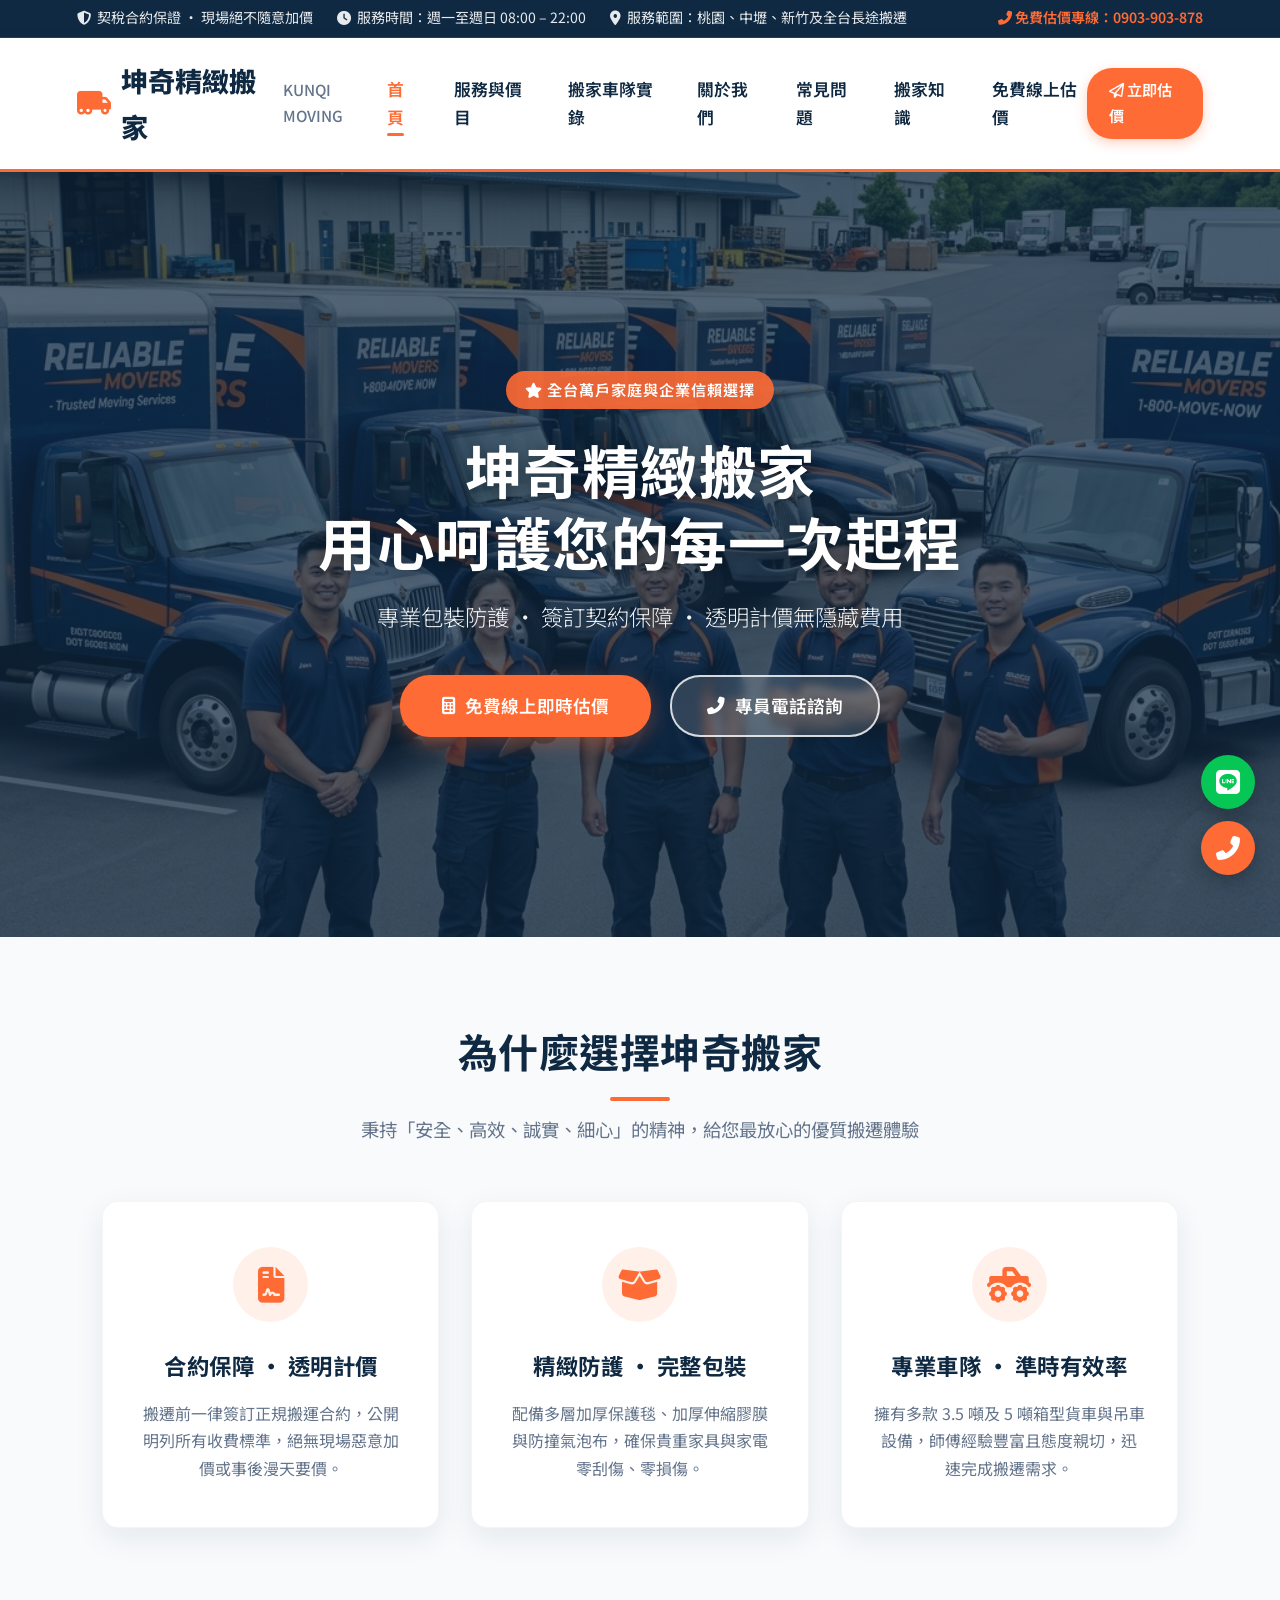
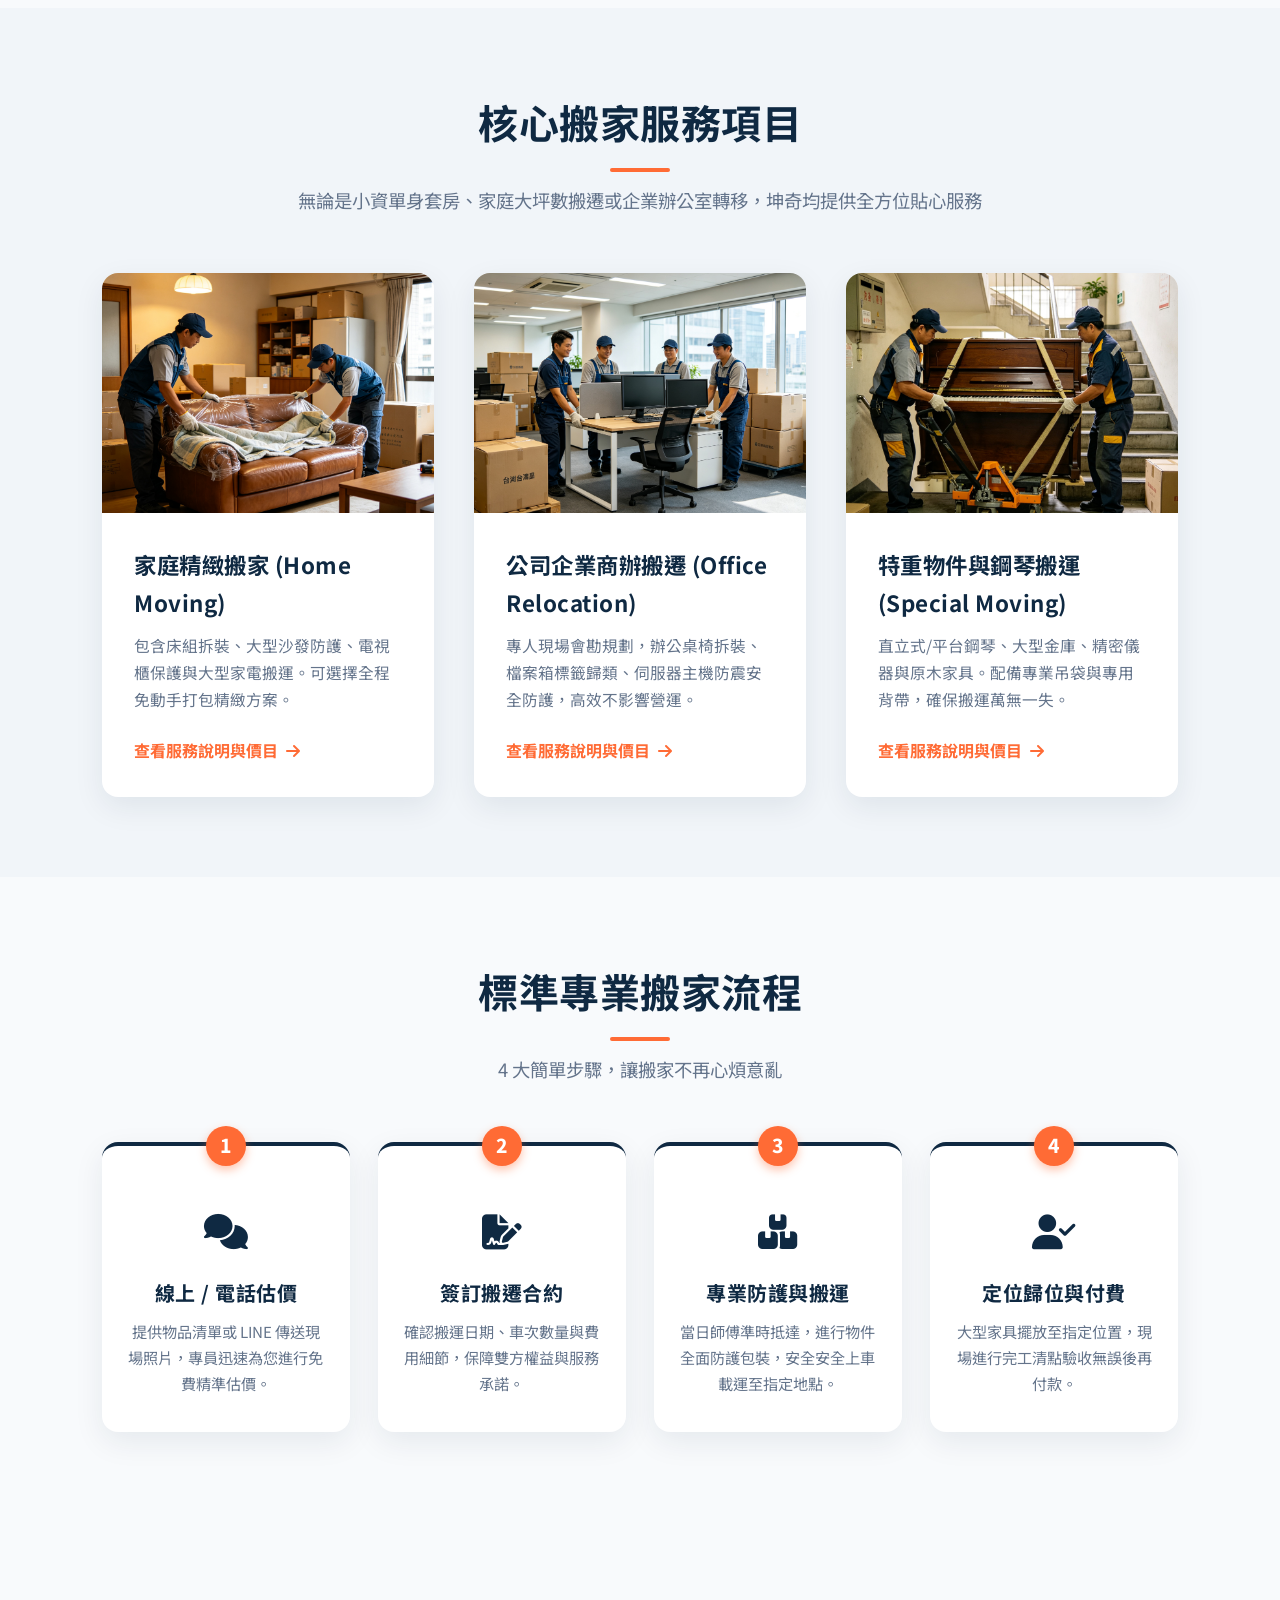
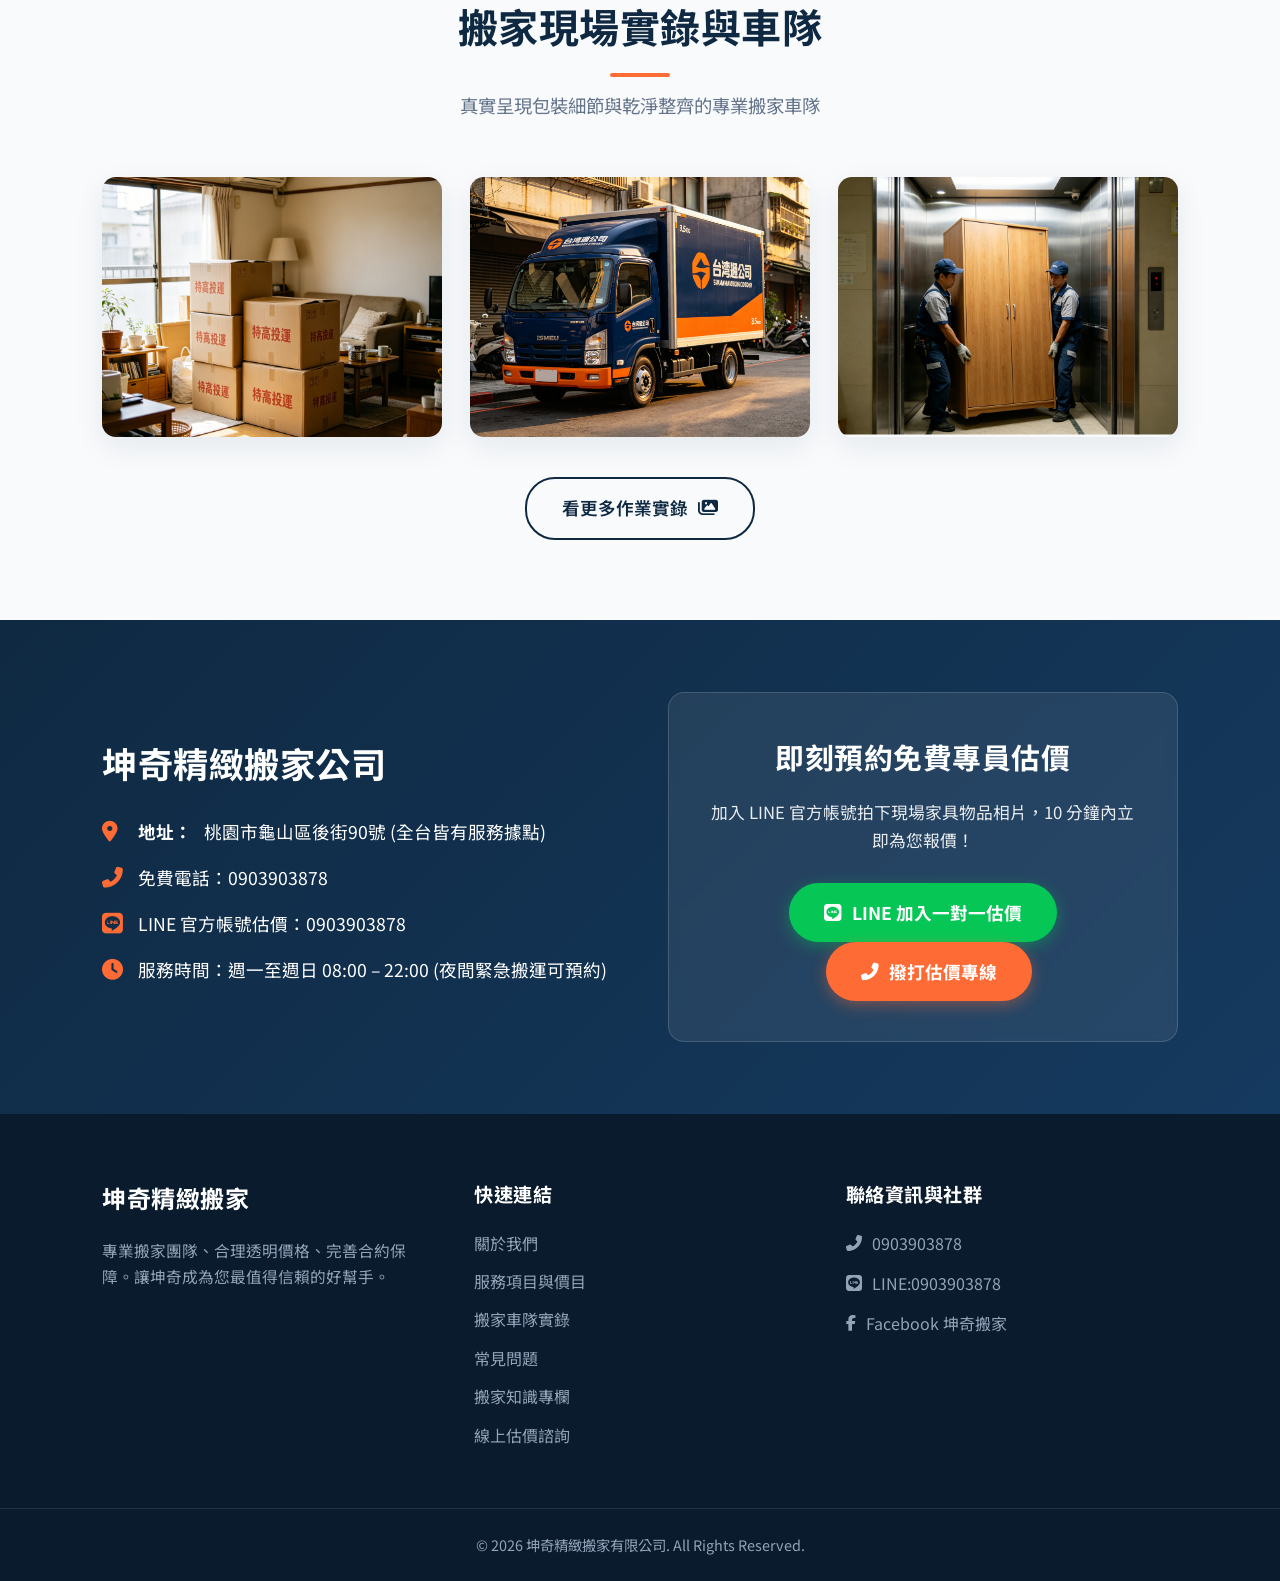
<file: index.html>
<!DOCTYPE html>
<html lang="zh-Hant">

<head>
    <meta charset="UTF-8">
    <meta name="viewport" content="width=device-width, initial-scale=1.0">
    <title>坤奇精緻搬家 | 桃園中壢搬家首選 · 專業車隊與透明計價</title>
    <meta name="description" content="坤奇精緻搬家提供大桃園、中壢、台北與全台優質搬家服務。包含台北搬家、桃園搬家、家庭搬家、公司企業商辦搬遷、精緻包裝防護、廢棄物清運與大型家具特重搬運。透明計價、合約保障、專業車隊團隊。">
    <meta name="keywords" content="坤奇搬家, 台北搬家, 桃園搬家, 精緻搬家, 搬家車隊, 搬家估價">
    <link rel="stylesheet" href="css/style.css">
    <!-- Google Fonts -->
    <link href="https://fonts.googleapis.com/css2?family=Noto+Sans+TC:wght@300;400;500;700;800&family=Outfit:wght@500;600;700;800&display=swap" rel="stylesheet">
    <!-- Font Awesome Icons -->
    <link rel="stylesheet" href="https://cdnjs.cloudflare.com/ajax/libs/font-awesome/6.4.0/css/all.min.css">
</head>

<body>

    <!-- Top Announcement Bar -->
    <div class="top-bar">
        <div class="top-bar-info">
            <span><i class="fas fa-shield-alt"></i> 契稅合約保證 · 現場絕不隨意加價</span>
            <span><i class="fas fa-clock"></i> 服務時間：週一至週日 08:00 – 22:00</span>
            <span><i class="fas fa-map-marker-alt"></i> 服務範圍：桃園、中壢、新竹及全台長途搬遷</span>
        </div>
        <div class="top-bar-cta">
            <a href="tel:0903903878"><i class="fas fa-phone-alt"></i> 免費估價專線：0903-903-878</a>
        </div>
    </div>

    <!-- Header & Navigation -->
    <header>
        <div class="logo">
            <a href="index.html">
                <i class="fas fa-truck-moving"></i> 坤奇精緻搬家 <span>KUNQI MOVING</span>
            </a>
        </div>
        <nav>
            <div class="menu-toggle" id="menuToggle">
                <i class="fas fa-bars"></i>
            </div>
            <ul id="navMenu">
                <li><a href="index.html" class="active">首頁</a></li>
                <li><a href="services.html">服務與價目</a></li>
                <li><a href="gallery.html">搬家車隊實錄</a></li>
                <li><a href="about.html">關於我們</a></li>
                <li><a href="faq.html">常見問題</a></li>
                <li><a href="blog.html">搬家知識</a></li>
                <li><a href="contact.html">免費線上估價</a></li>
            </ul>
        </nav>
        <div class="header-cta-btn">
            <a href="contact.html" class="btn-header"><i class="far fa-paper-plane"></i> 立即估價</a>
        </div>
    </header>

    <!-- Hero Section -->
    <section class="hero">
        <div class="hero-content">
            <span class="hero-badge"><i class="fas fa-star"></i> 全台萬戶家庭與企業信賴選擇</span>
            <h1>坤奇精緻搬家<br>用心呵護您的每一次起程</h1>
            <p>專業包裝防護 · 簽訂契約保障 · 透明計價無隱藏費用</p>
            <div class="hero-buttons">
                <a href="contact.html" class="btn-primary"><i class="fas fa-calculator"></i> 免費線上即時估價</a>
                <a href="tel:0903903878" class="btn-secondary"><i class="fas fa-phone-alt"></i> 專員電話諮詢</a>
            </div>
        </div>
    </section>

    <!-- Core Advantages Section -->
    <section class="section-padding about-section">
        <div class="section-title">
            <h2>為什麼選擇坤奇搬家</h2>
            <p>秉持「安全、高效、誠實、細心」的精神，給您最放心的優質搬遷體驗</p>
        </div>
        <div class="about-grid">
            <div class="about-card">
                <div class="about-icon"><i class="fas fa-file-contract"></i></div>
                <h3>合約保障 · 透明計價</h3>
                <p>搬遷前一律簽訂正規搬運合約，公開明列所有收費標準，絕無現場惡意加價或事後漫天要價。</p>
            </div>
            <div class="about-card">
                <div class="about-icon"><i class="fas fa-box-open"></i></div>
                <h3>精緻防護 · 完整包裝</h3>
                <p>配備多層加厚保護毯、加厚伸縮膠膜與防撞氣泡布，確保貴重家具與家電零刮傷、零損傷。</p>
            </div>
            <div class="about-card">
                <div class="about-icon"><i class="fas fa-truck-monster"></i></div>
                <h3>專業車隊 · 準時有效率</h3>
                <p>擁有多款 3.5 噸及 5 噸箱型貨車與吊車設備，師傅經驗豐富且態度親切，迅速完成搬遷需求。</p>
            </div>
        </div>
    </section>

    <!-- Featured Services Section -->
    <section class="section-padding services-section" style="background-color: #F1F5F9;">
        <div class="section-title">
            <h2>核心搬家服務項目</h2>
            <p>無論是小資單身套房、家庭大坪數搬遷或企業辦公室轉移，坤奇均提供全方位貼心服務</p>
        </div>

        <div class="services-grid">
            <!-- Service 1 -->
            <div class="service-card">
                <div class="service-img">
                    <img src="images/new_sofa_wrap.jpg" alt="家庭精緻搬家">
                </div>
                <div class="service-info">
                    <h3>家庭精緻搬家 (Home Moving)</h3>
                    <p>包含床組拆裝、大型沙發防護、電視櫃保護與大型家電搬運。可選擇全程免動手打包精緻方案。</p>
                    <a href="services.html" class="card-link">查看服務說明與價目 <i class="fas fa-arrow-right"></i></a>
                </div>
            </div>

            <!-- Service 2 -->
            <div class="service-card">
                <div class="service-img">
                    <img src="images/new_office.jpg" alt="公司企業商辦搬遷">
                </div>
                <div class="service-info">
                    <h3>公司企業商辦搬遷 (Office Relocation)</h3>
                    <p>專人現場會勘規劃，辦公桌椅拆裝、檔案箱標籤歸類、伺服器主機防震安全防護，高效不影響營運。</p>
                    <a href="services.html" class="card-link">查看服務說明與價目 <i class="fas fa-arrow-right"></i></a>
                </div>
            </div>

            <!-- Service 3 -->
            <div class="service-card">
                <div class="service-img">
                    <img src="images/new_piano.jpg" alt="特重物件與鋼琴搬運">
                </div>
                <div class="service-info">
                    <h3>特重物件與鋼琴搬運 (Special Moving)</h3>
                    <p>直立式/平台鋼琴、大型金庫、精密儀器與原木家具。配備專業吊袋與專用背帶，確保搬運萬無一失。</p>
                    <a href="services.html" class="card-link">查看服務說明與價目 <i class="fas fa-arrow-right"></i></a>
                </div>
            </div>
        </div>
    </section>

    <!-- 4-Step Moving Process -->
    <section class="section-padding">
        <div class="section-title">
            <h2>標準專業搬家流程</h2>
            <p>4 大簡單步驟，讓搬家不再心煩意亂</p>
        </div>
        <div class="process-grid">
            <div class="process-step">
                <div class="step-number">1</div>
                <div class="step-icon"><i class="fas fa-comments"></i></div>
                <h3>線上 / 電話估價</h3>
                <p>提供物品清單或 LINE 傳送現場照片，專員迅速為您進行免費精準估價。</p>
            </div>
            <div class="process-step">
                <div class="step-number">2</div>
                <div class="step-icon"><i class="fas fa-file-signature"></i></div>
                <h3>簽訂搬遷合約</h3>
                <p>確認搬運日期、車次數量與費用細節，保障雙方權益與服務承諾。</p>
            </div>
            <div class="process-step">
                <div class="step-number">3</div>
                <div class="step-icon"><i class="fas fa-boxes"></i></div>
                <h3>專業防護與搬運</h3>
                <p>當日師傅準時抵達，進行物件全面防護包裝，安全安全上車載運至指定地點。</p>
            </div>
            <div class="process-step">
                <div class="step-number">4</div>
                <div class="step-icon"><i class="fas fa-user-check"></i></div>
                <h3>定位歸位與付費</h3>
                <p>大型家具擺放至指定位置，現場進行完工清點驗收無誤後再付款。</p>
            </div>
        </div>
    </section>

    <!-- Gallery Highlight Section -->
    <section class="section-padding" style="background-color: #F8FAFC;">
        <div class="section-title">
            <h2>搬家現場實錄與車隊</h2>
            <p>真實呈現包裝細節與乾淨整齊的專業搬家車隊</p>
        </div>
        <div class="gallery-preview-grid">
            <div class="gallery-preview-item">
                <img src="images/new_boxes.jpg" alt="家具防護包裝實況">
                <div class="overlay"><span>精緻防護加厚毯包裹</span></div>
            </div>
            <div class="gallery-preview-item">
                <img src="images/new_hero_truck.jpg" alt="坤奇專業貨車車隊">
                <div class="overlay"><span>整齊乾淨車隊陣容</span></div>
            </div>
            <div class="gallery-preview-item">
                <img src="images/new_elevator.jpg" alt="企業搬遷與檔案整理">
                <div class="overlay"><span>企業辦公室高效定位</span></div>
            </div>
        </div>
        <div style="text-align: center; margin-top: 2.5rem;">
            <a href="gallery.html" class="btn-secondary" style="color: var(--brand-navy); border-color: var(--brand-navy);">看更多作業實錄 <i class="fas fa-images"></i></a>
        </div>
    </section>

    <!-- Store Info & CTA Banner -->
    <section class="store-cta-section">
        <div class="cta-container">
            <div class="cta-info">
                <h2>坤奇精緻搬家公司</h2>
                <ul class="info-list">
                    <li><i class="fas fa-map-marker-alt"></i> <strong>地址：</strong> 桃園市龜山區後街90號 (全台皆有服務據點)</li>
                    <li><i class="fas fa-phone-alt"></i> 免費電話：0903903878 </li>
                    <li><i class="fab fa-line"></i> LINE 官方帳號估價：0903903878</li>
                    <li><i class="fas fa-clock"></i> 服務時間：週一至週日 08:00 – 22:00 (夜間緊急搬運可預約)</li>
                </ul>
            </div>
            <div class="cta-action">
                <h3>即刻預約免費專員估價</h3>
                <p>加入 LINE 官方帳號拍下現場家具物品相片，10 分鐘內立即為您報價！</p>
                <a href="https://line.me" target="_blank" class="btn-line"><i class="fab fa-line"></i> LINE 加入一對一估價</a>
                <a href="tel:0903903878" class="btn-phone"><i class="fas fa-phone-alt"></i> 撥打估價專線</a>
            </div>
        </div>
    </section>

    <!-- Footer -->
    <footer>
        <div class="footer-container">
            <div class="footer-col">
                <h3>坤奇精緻搬家</h3>
                <p>專業搬家團隊、合理透明價格、完善合約保障。讓坤奇成為您最值得信賴的好幫手。</p>
            </div>
            <div class="footer-col">
                <h4>快速連結</h4>
                <ul>
                    <li><a href="about.html">關於我們</a></li>
                    <li><a href="services.html">服務項目與價目</a></li>
                    <li><a href="gallery.html">搬家車隊實錄</a></li>
                    <li><a href="faq.html">常見問題</a></li>
                    <li><a href="blog.html">搬家知識專欄</a></li>
                    <li><a href="contact.html">線上估價諮詢</a></li>
                </ul>
            </div>
            <div class="footer-col">
                <h4>聯絡資訊與社群</h4>
                <div class="footer-socials">
                    <a href="tel:0903903878"><i class="fas fa-phone-alt"></i> 0903903878</a>
                    <a href="https://line.me" target="_blank"><i class="fab fa-line"></i> LINE:0903903878</a>
                    <a href="#"><i class="fab fa-facebook-f"></i> Facebook 坤奇搬家</a>
                </div>
            </div>
        </div>
        <div class="footer-bottom">
            <p>&copy; 2026 坤奇精緻搬家有限公司. All Rights Reserved.</p>
        </div>
    </footer>

    <!-- Floating Action Buttons -->
    <div class="floating-buttons">
        <a href="https://line.me" target="_blank" class="floating-btn line" title="LINE 專員估價">
            <i class="fab fa-line"></i>
        </a>
        <a href="tel:0903903878" class="floating-btn phone" title="免費電話估價">
            <i class="fas fa-phone-alt"></i>
        </a>
    </div>

    <!-- Main JavaScript -->
    <script src="js/main.js"></script>
</body>

</html>
</file>
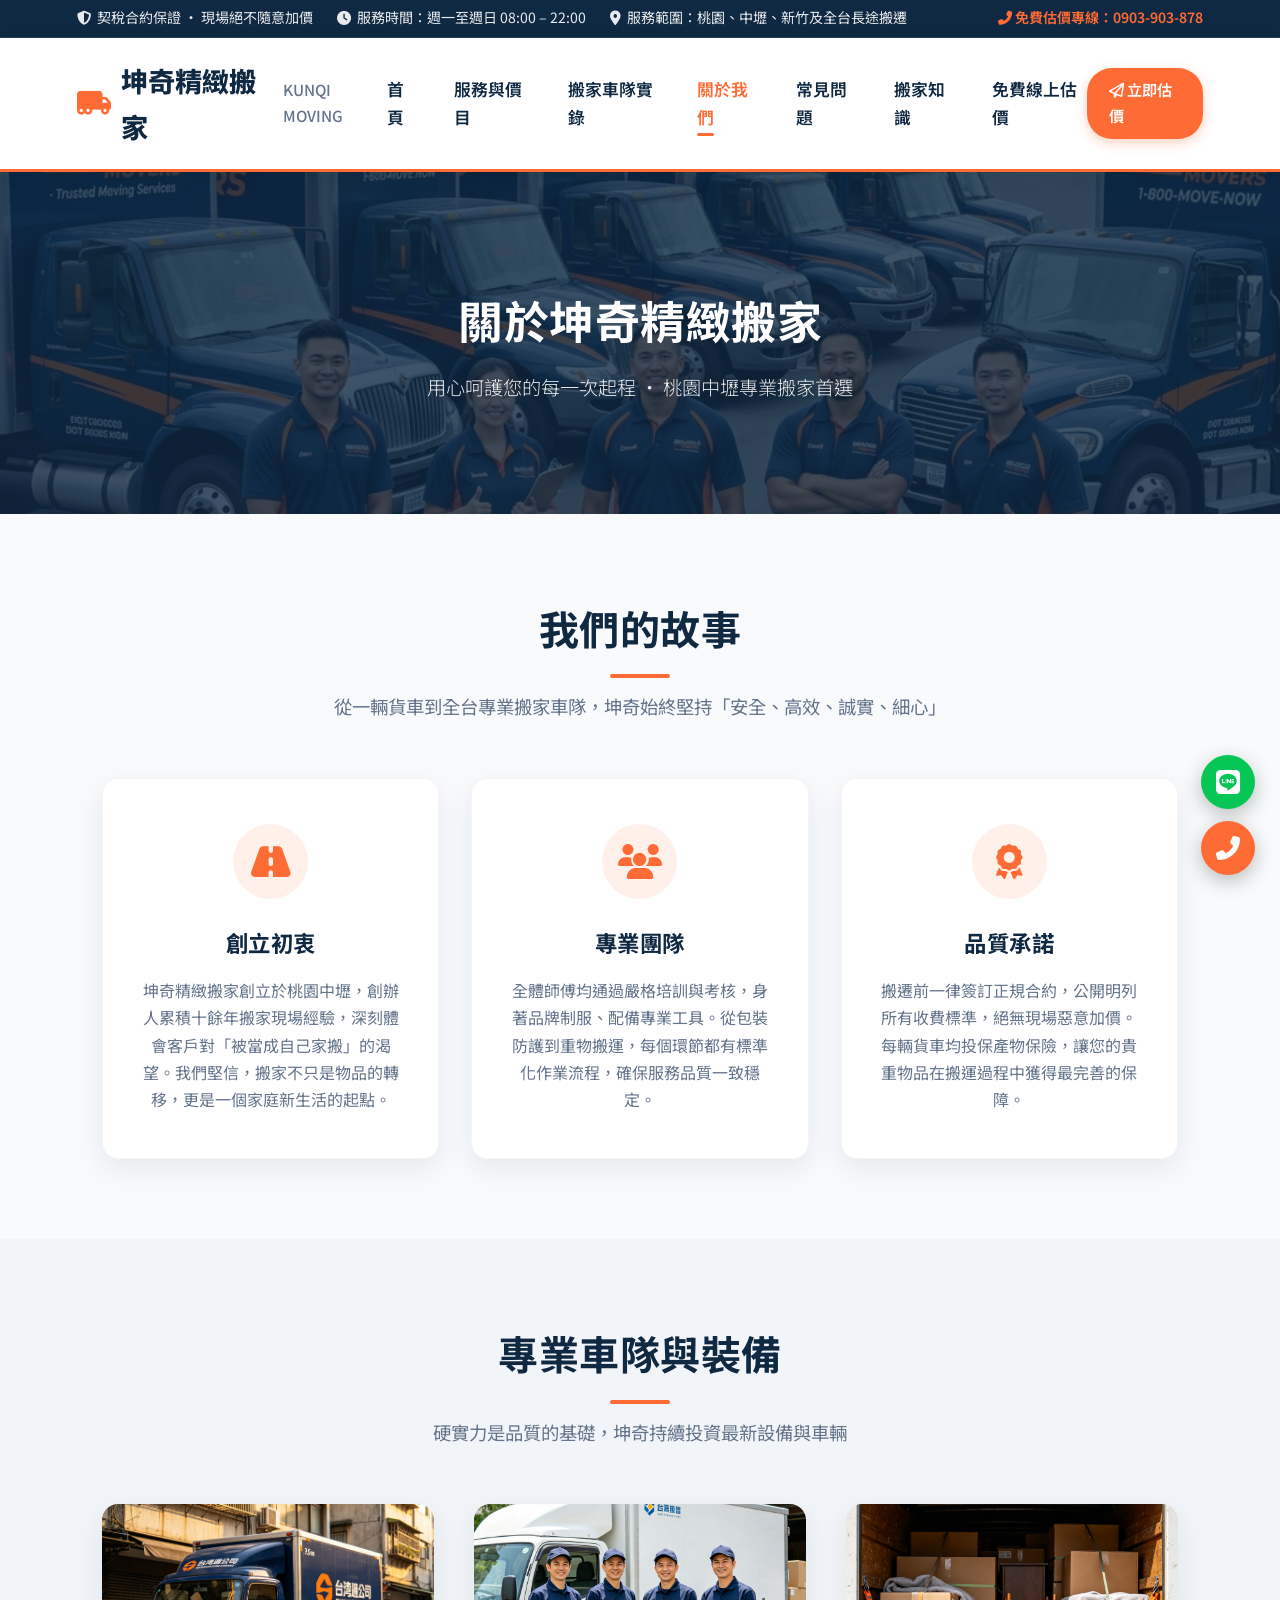
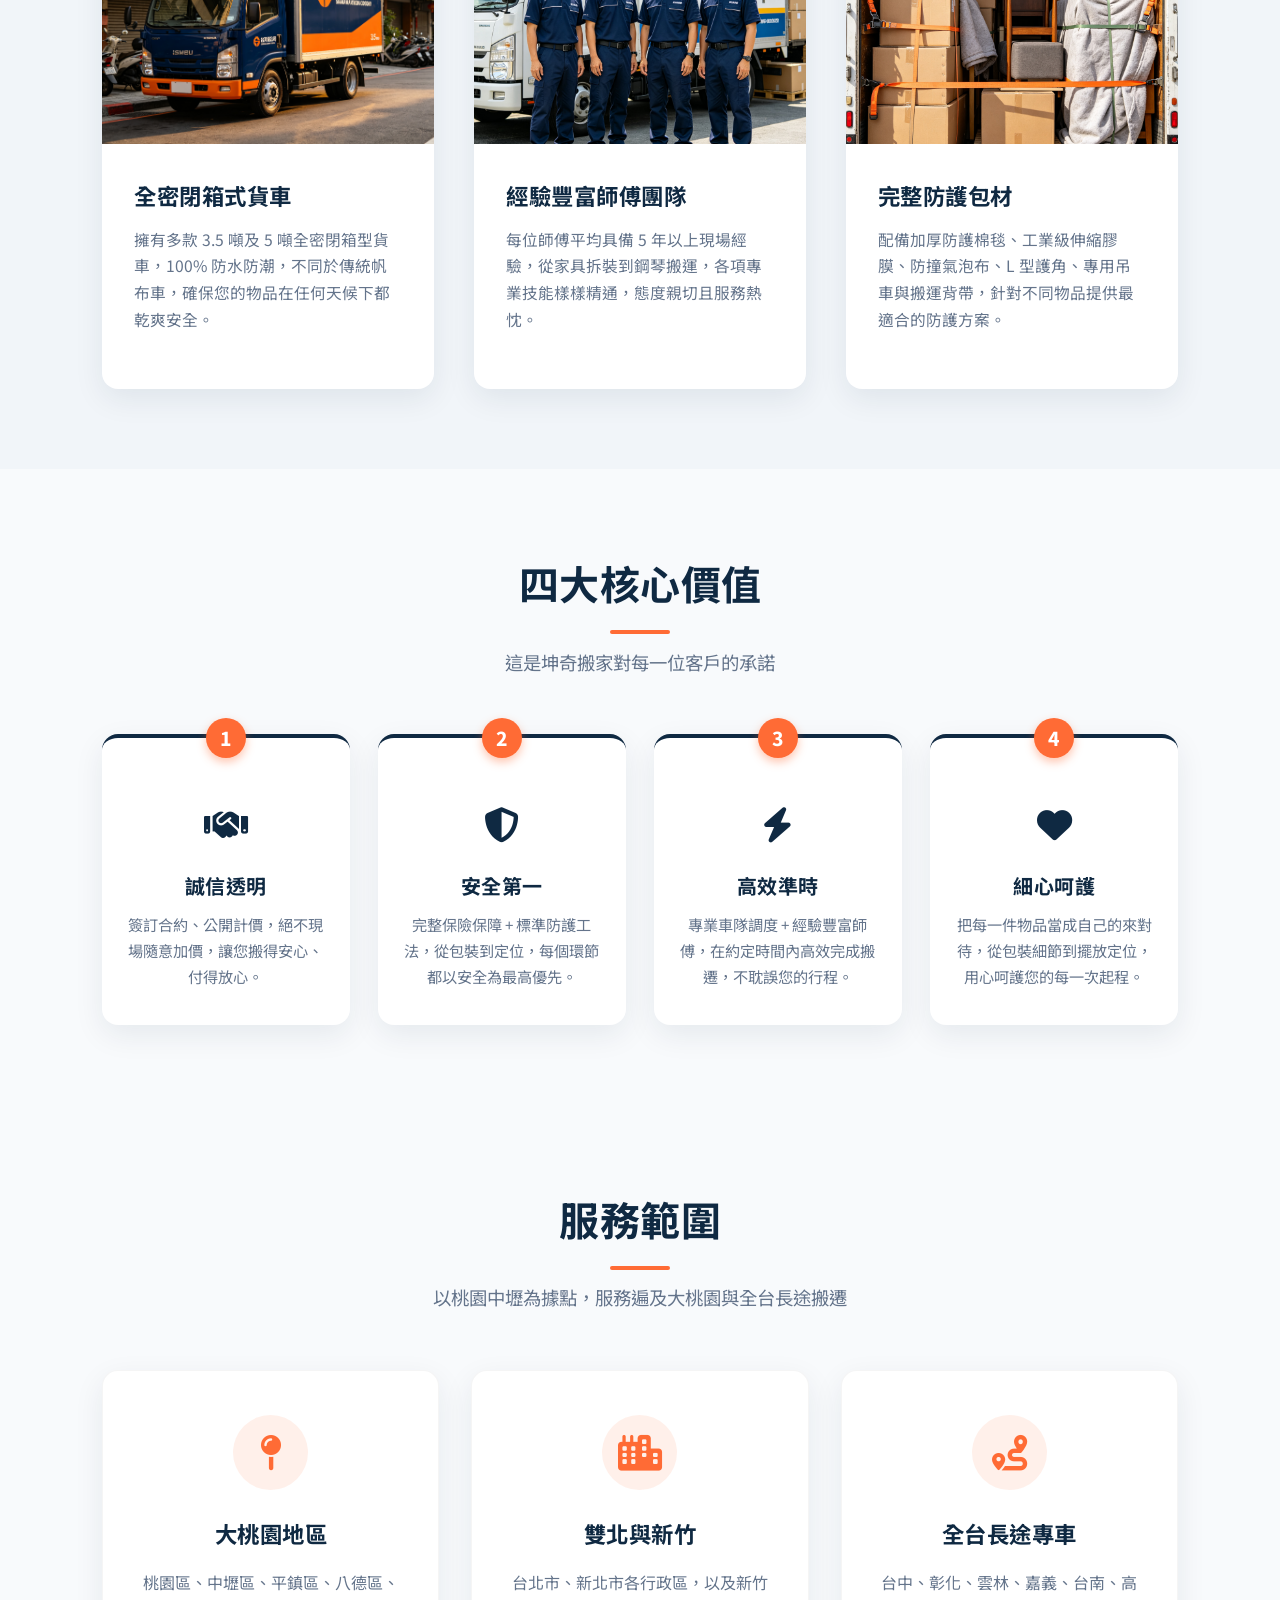
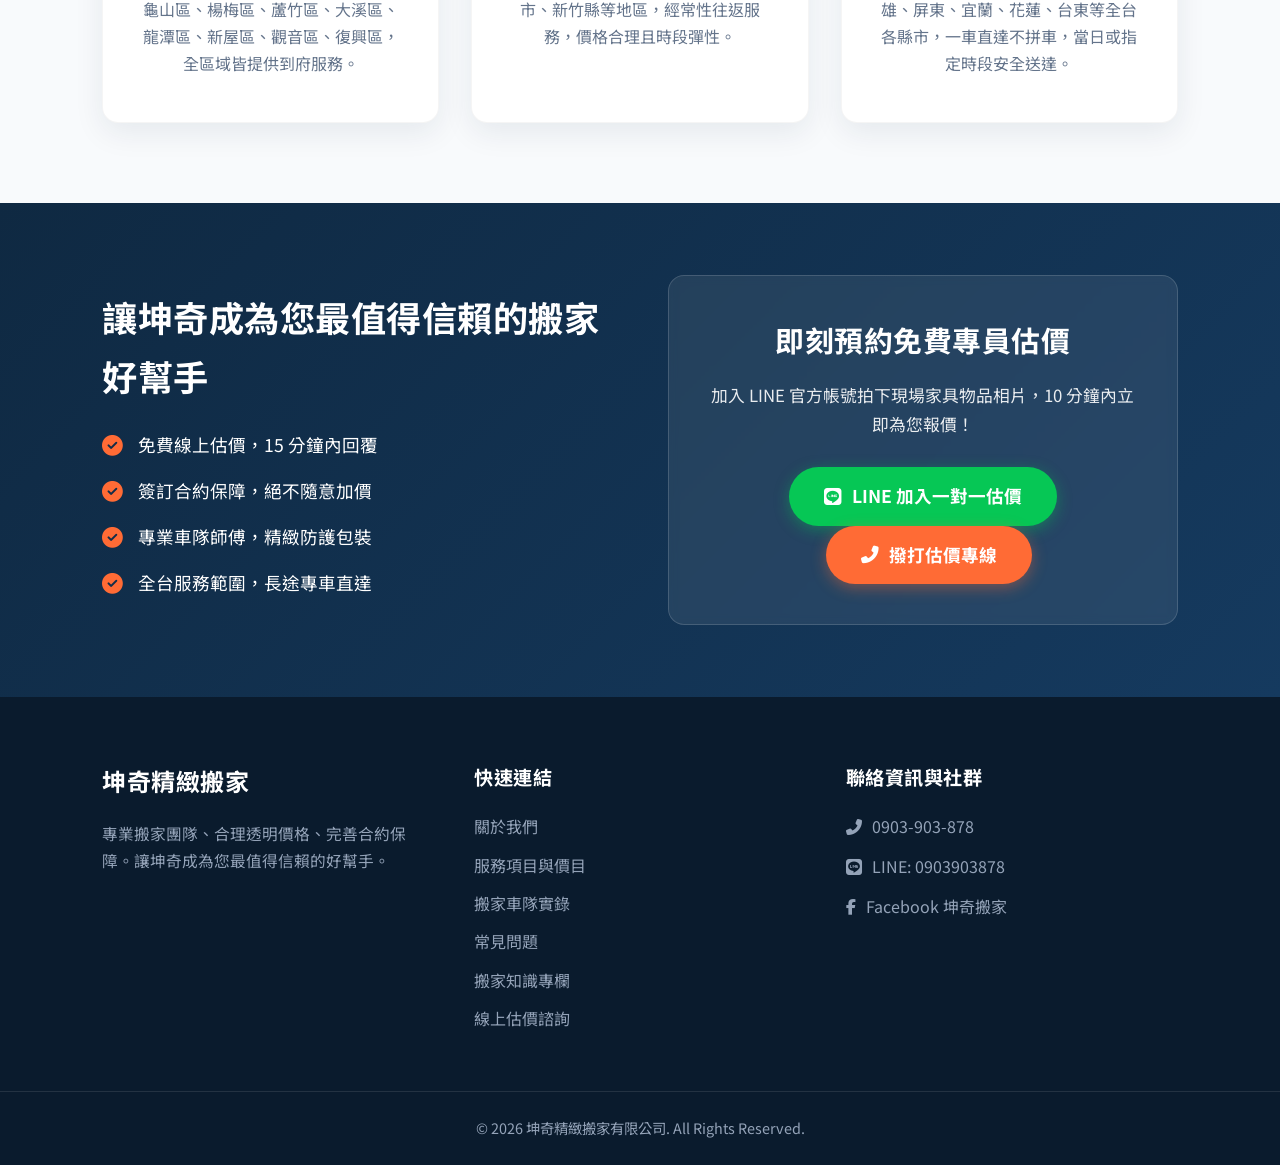
<file: about.html>
<!DOCTYPE html>
<html lang="zh-Hant">

<head>
    <meta charset="UTF-8">
    <meta name="viewport" content="width=device-width, initial-scale=1.0">
    <title>關於我們 | 坤奇精緻搬家 · 桃園中壢專業搬家團隊</title>
    <meta name="description" content="認識坤奇精緻搬家，桃園中壢專業搬家公司。堅持合約保障、透明計價、精緻防護，提供家庭搬家、企業搬遷、鋼琴搬運與全台長途服務。">
    <meta name="keywords" content="坤奇搬家, 關於我們, 桃園搬家, 中壢搬家, 專業搬家團隊">
    <link rel="stylesheet" href="css/style.css">
    <link href="https://fonts.googleapis.com/css2?family=Noto+Sans+TC:wght@300;400;500;700;800&family=Outfit:wght@500;600;700;800&display=swap" rel="stylesheet">
    <link rel="stylesheet" href="https://cdnjs.cloudflare.com/ajax/libs/font-awesome/6.4.0/css/all.min.css">
</head>

<body>

    <!-- Top Announcement Bar -->
    <div class="top-bar">
        <div class="top-bar-info">
            <span><i class="fas fa-shield-alt"></i> 契稅合約保證 · 現場絕不隨意加價</span>
            <span><i class="fas fa-clock"></i> 服務時間：週一至週日 08:00 – 22:00</span>
            <span><i class="fas fa-map-marker-alt"></i> 服務範圍：桃園、中壢、新竹及全台長途搬遷</span>
        </div>
        <div class="top-bar-cta">
            <a href="tel:0903903878"><i class="fas fa-phone-alt"></i> 免費估價專線：0903-903-878</a>
        </div>
    </div>

    <!-- Header & Navigation -->
    <header>
        <div class="logo">
            <a href="index.html">
                <i class="fas fa-truck-moving"></i> 坤奇精緻搬家 <span>KUNQI MOVING</span>
            </a>
        </div>
        <nav>
            <div class="menu-toggle" id="menuToggle">
                <i class="fas fa-bars"></i>
            </div>
            <ul id="navMenu">
                <li><a href="index.html">首頁</a></li>
                <li><a href="services.html">服務與價目</a></li>
                <li><a href="gallery.html">搬家車隊實錄</a></li>
                <li><a href="about.html" class="active">關於我們</a></li>
                <li><a href="faq.html">常見問題</a></li>
                <li><a href="blog.html">搬家知識</a></li>
                <li><a href="contact.html">免費線上估價</a></li>
            </ul>
        </nav>
        <div class="header-cta-btn">
            <a href="contact.html" class="btn-header"><i class="far fa-paper-plane"></i> 立即估價</a>
        </div>
    </header>

    <!-- Page Hero Banner -->
    <section class="page-hero">
        <h1>關於坤奇精緻搬家</h1>
        <p>用心呵護您的每一次起程 · 桃園中壢專業搬家首選</p>
    </section>

    <!-- Company Story Section -->
    <section class="section-padding about-section">
        <div class="section-title">
            <h2>我們的故事</h2>
            <p>從一輛貨車到全台專業搬家車隊，坤奇始終堅持「安全、高效、誠實、細心」</p>
        </div>
        <div class="about-grid">
            <div class="about-card">
                <div class="about-icon"><i class="fas fa-road"></i></div>
                <h3>創立初衷</h3>
                <p>坤奇精緻搬家創立於桃園中壢，創辦人累積十餘年搬家現場經驗，深刻體會客戶對「被當成自己家搬」的渴望。我們堅信，搬家不只是物品的轉移，更是一個家庭新生活的起點。</p>
            </div>
            <div class="about-card">
                <div class="about-icon"><i class="fas fa-users"></i></div>
                <h3>專業團隊</h3>
                <p>全體師傅均通過嚴格培訓與考核，身著品牌制服、配備專業工具。從包裝防護到重物搬運，每個環節都有標準化作業流程，確保服務品質一致穩定。</p>
            </div>
            <div class="about-card">
                <div class="about-icon"><i class="fas fa-award"></i></div>
                <h3>品質承諾</h3>
                <p>搬遷前一律簽訂正規合約，公開明列所有收費標準，絕無現場惡意加價。每輛貨車均投保產物保險，讓您的貴重物品在搬運過程中獲得最完善的保障。</p>
            </div>
        </div>
    </section>

    <!-- Team & Equipment Section -->
    <section class="section-padding" style="background-color: #F1F5F9;">
        <div class="section-title">
            <h2>專業車隊與裝備</h2>
            <p>硬實力是品質的基礎，坤奇持續投資最新設備與車輛</p>
        </div>
        <div class="services-grid">
            <div class="service-card">
                <div class="service-img">
                    <img src="images/new_hero_truck.jpg" alt="坤奇專業搬家貨車">
                </div>
                <div class="service-info">
                    <h3>全密閉箱式貨車</h3>
                    <p>擁有多款 3.5 噸及 5 噸全密閉箱型貨車，100% 防水防潮，不同於傳統帆布車，確保您的物品在任何天候下都乾爽安全。</p>
                </div>
            </div>
            <div class="service-card">
                <div class="service-img">
                    <img src="images/new_team.jpg" alt="坤奇專業搬家團隊">
                </div>
                <div class="service-info">
                    <h3>經驗豐富師傅團隊</h3>
                    <p>每位師傅平均具備 5 年以上現場經驗，從家具拆裝到鋼琴搬運，各項專業技能樣樣精通，態度親切且服務熱忱。</p>
                </div>
            </div>
            <div class="service-card">
                <div class="service-img">
                    <img src="images/new_truck_inside.jpg" alt="貨車內部整齊裝載">
                </div>
                <div class="service-info">
                    <h3>完整防護包材</h3>
                    <p>配備加厚防護棉毯、工業級伸縮膠膜、防撞氣泡布、L 型護角、專用吊車與搬運背帶，針對不同物品提供最適合的防護方案。</p>
                </div>
            </div>
        </div>
    </section>

    <!-- Core Values Section -->
    <section class="section-padding">
        <div class="section-title">
            <h2>四大核心價值</h2>
            <p>這是坤奇搬家對每一位客戶的承諾</p>
        </div>
        <div class="process-grid">
            <div class="process-step">
                <div class="step-number">1</div>
                <div class="step-icon"><i class="fas fa-handshake"></i></div>
                <h3>誠信透明</h3>
                <p>簽訂合約、公開計價，絕不現場隨意加價，讓您搬得安心、付得放心。</p>
            </div>
            <div class="process-step">
                <div class="step-number">2</div>
                <div class="step-icon"><i class="fas fa-shield-alt"></i></div>
                <h3>安全第一</h3>
                <p>完整保險保障 + 標準防護工法，從包裝到定位，每個環節都以安全為最高優先。</p>
            </div>
            <div class="process-step">
                <div class="step-number">3</div>
                <div class="step-icon"><i class="fas fa-bolt"></i></div>
                <h3>高效準時</h3>
                <p>專業車隊調度 + 經驗豐富師傅，在約定時間內高效完成搬遷，不耽誤您的行程。</p>
            </div>
            <div class="process-step">
                <div class="step-number">4</div>
                <div class="step-icon"><i class="fas fa-heart"></i></div>
                <h3>細心呵護</h3>
                <p>把每一件物品當成自己的來對待，從包裝細節到擺放定位，用心呵護您的每一次起程。</p>
            </div>
        </div>
    </section>

    <!-- Service Area Section -->
    <section class="section-padding" style="background-color: #F8FAFC;">
        <div class="section-title">
            <h2>服務範圍</h2>
            <p>以桃園中壢為據點，服務遍及大桃園與全台長途搬遷</p>
        </div>
        <div class="about-grid">
            <div class="about-card">
                <div class="about-icon"><i class="fas fa-map-pin"></i></div>
                <h3>大桃園地區</h3>
                <p>桃園區、中壢區、平鎮區、八德區、龜山區、楊梅區、蘆竹區、大溪區、龍潭區、新屋區、觀音區、復興區，全區域皆提供到府服務。</p>
            </div>
            <div class="about-card">
                <div class="about-icon"><i class="fas fa-city"></i></div>
                <h3>雙北與新竹</h3>
                <p>台北市、新北市各行政區，以及新竹市、新竹縣等地區，經常性往返服務，價格合理且時段彈性。</p>
            </div>
            <div class="about-card">
                <div class="about-icon"><i class="fas fa-route"></i></div>
                <h3>全台長途專車</h3>
                <p>台中、彰化、雲林、嘉義、台南、高雄、屏東、宜蘭、花蓮、台東等全台各縣市，一車直達不拼車，當日或指定時段安全送達。</p>
            </div>
        </div>
    </section>

    <!-- CTA Banner -->
    <section class="store-cta-section">
        <div class="cta-container">
            <div class="cta-info">
                <h2>讓坤奇成為您最值得信賴的搬家好幫手</h2>
                <ul class="info-list">
                    <li><i class="fas fa-check-circle"></i> 免費線上估價，15 分鐘內回覆</li>
                    <li><i class="fas fa-check-circle"></i> 簽訂合約保障，絕不隨意加價</li>
                    <li><i class="fas fa-check-circle"></i> 專業車隊師傅，精緻防護包裝</li>
                    <li><i class="fas fa-check-circle"></i> 全台服務範圍，長途專車直達</li>
                </ul>
            </div>
            <div class="cta-action">
                <h3>即刻預約免費專員估價</h3>
                <p>加入 LINE 官方帳號拍下現場家具物品相片，10 分鐘內立即為您報價！</p>
                <a href="https://line.me" target="_blank" class="btn-line"><i class="fab fa-line"></i> LINE 加入一對一估價</a>
                <a href="tel:0903903878" class="btn-phone"><i class="fas fa-phone-alt"></i> 撥打估價專線</a>
            </div>
        </div>
    </section>

    <!-- Footer -->
    <footer>
        <div class="footer-container">
            <div class="footer-col">
                <h3>坤奇精緻搬家</h3>
                <p>專業搬家團隊、合理透明價格、完善合約保障。讓坤奇成為您最值得信賴的好幫手。</p>
            </div>
            <div class="footer-col">
                <h4>快速連結</h4>
                <ul>
                    <li><a href="about.html">關於我們</a></li>
                    <li><a href="services.html">服務項目與價目</a></li>
                    <li><a href="gallery.html">搬家車隊實錄</a></li>
                    <li><a href="faq.html">常見問題</a></li>
                    <li><a href="blog.html">搬家知識專欄</a></li>
                    <li><a href="contact.html">線上估價諮詢</a></li>
                </ul>
            </div>
            <div class="footer-col">
                <h4>聯絡資訊與社群</h4>
                <div class="footer-socials">
                    <a href="tel:0903903878"><i class="fas fa-phone-alt"></i> 0903-903-878</a>
                    <a href="https://line.me" target="_blank"><i class="fab fa-line"></i> LINE: 0903903878</a>
                    <a href="#"><i class="fab fa-facebook-f"></i> Facebook 坤奇搬家</a>
                </div>
            </div>
        </div>
        <div class="footer-bottom">
            <p>&copy; 2026 坤奇精緻搬家有限公司. All Rights Reserved.</p>
        </div>
    </footer>

    <!-- Floating Action Buttons -->
    <div class="floating-buttons">
        <a href="https://line.me" target="_blank" class="floating-btn line" title="LINE 專員估價">
            <i class="fab fa-line"></i>
        </a>
        <a href="tel:0903903878" class="floating-btn phone" title="免費電話估價">
            <i class="fas fa-phone-alt"></i>
        </a>
    </div>

    <!-- Main JavaScript -->
    <script src="js/main.js"></script>
</body>

</html>
</file>
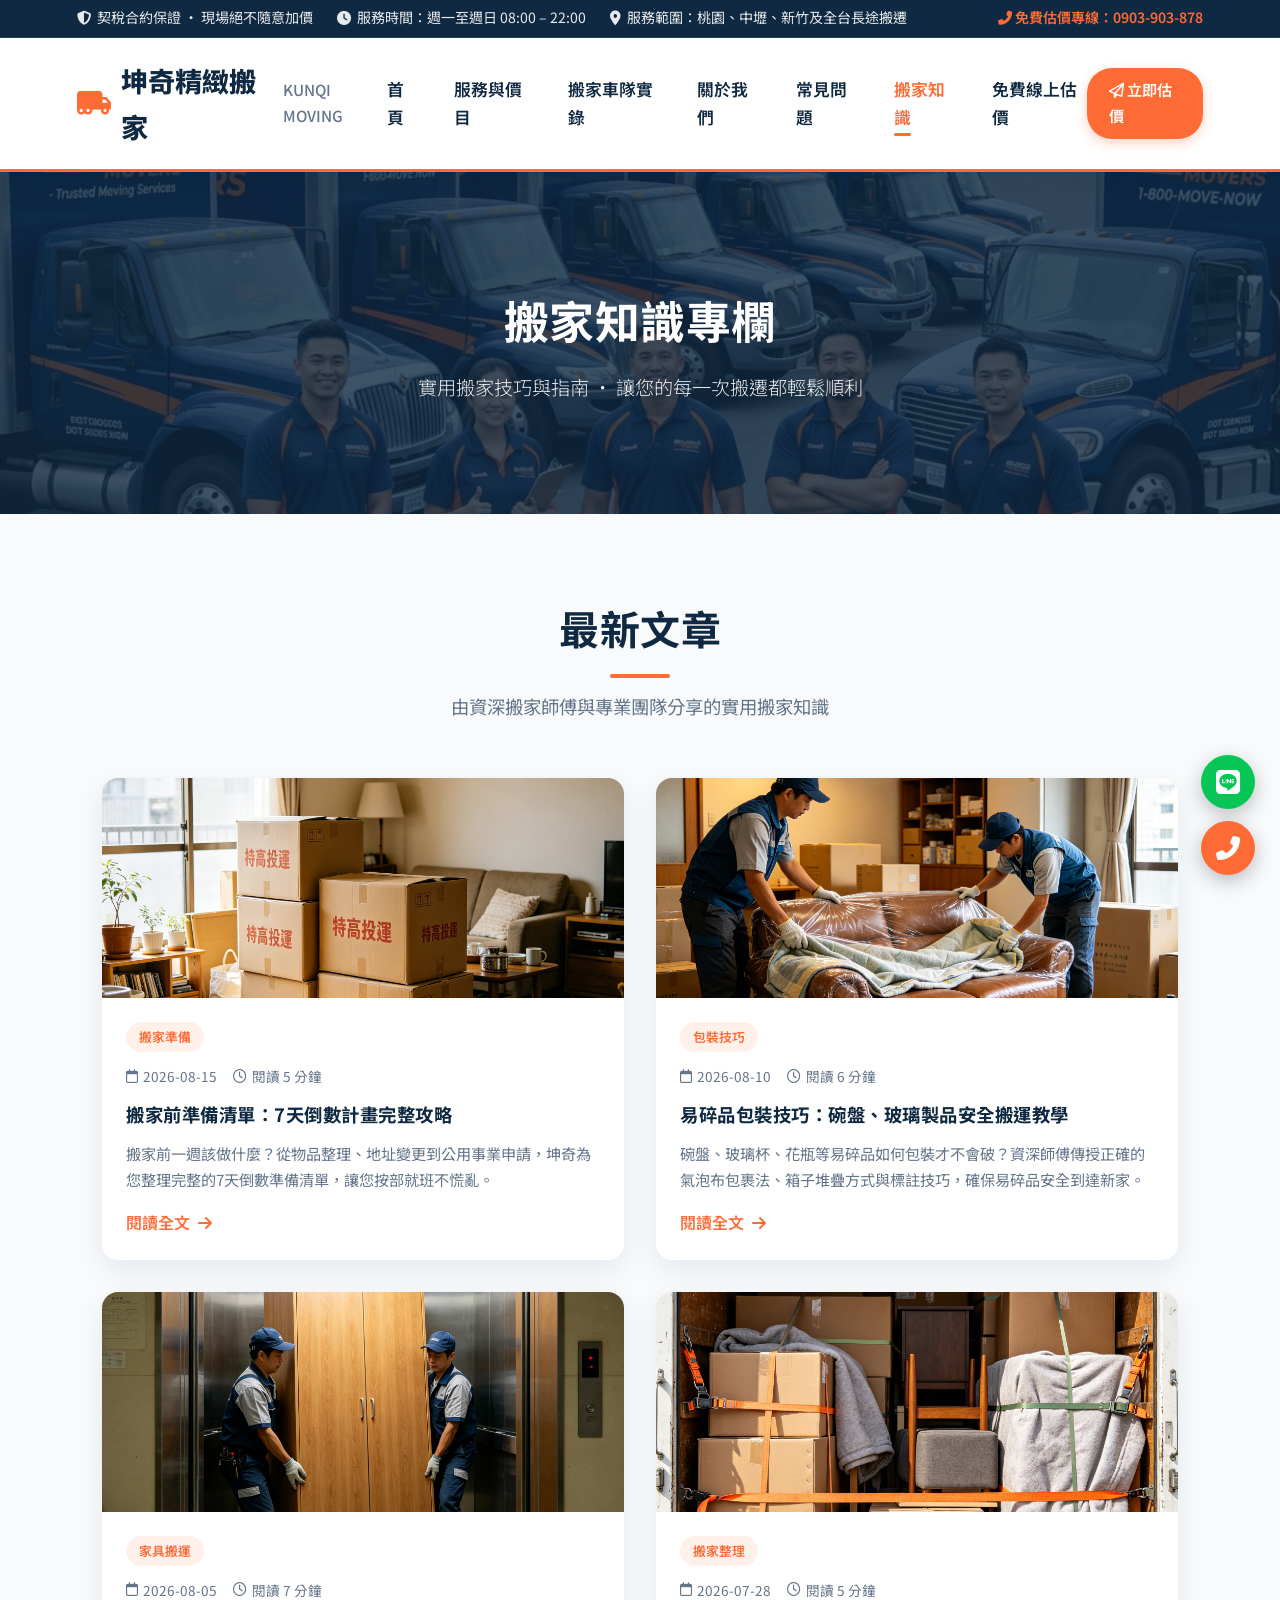
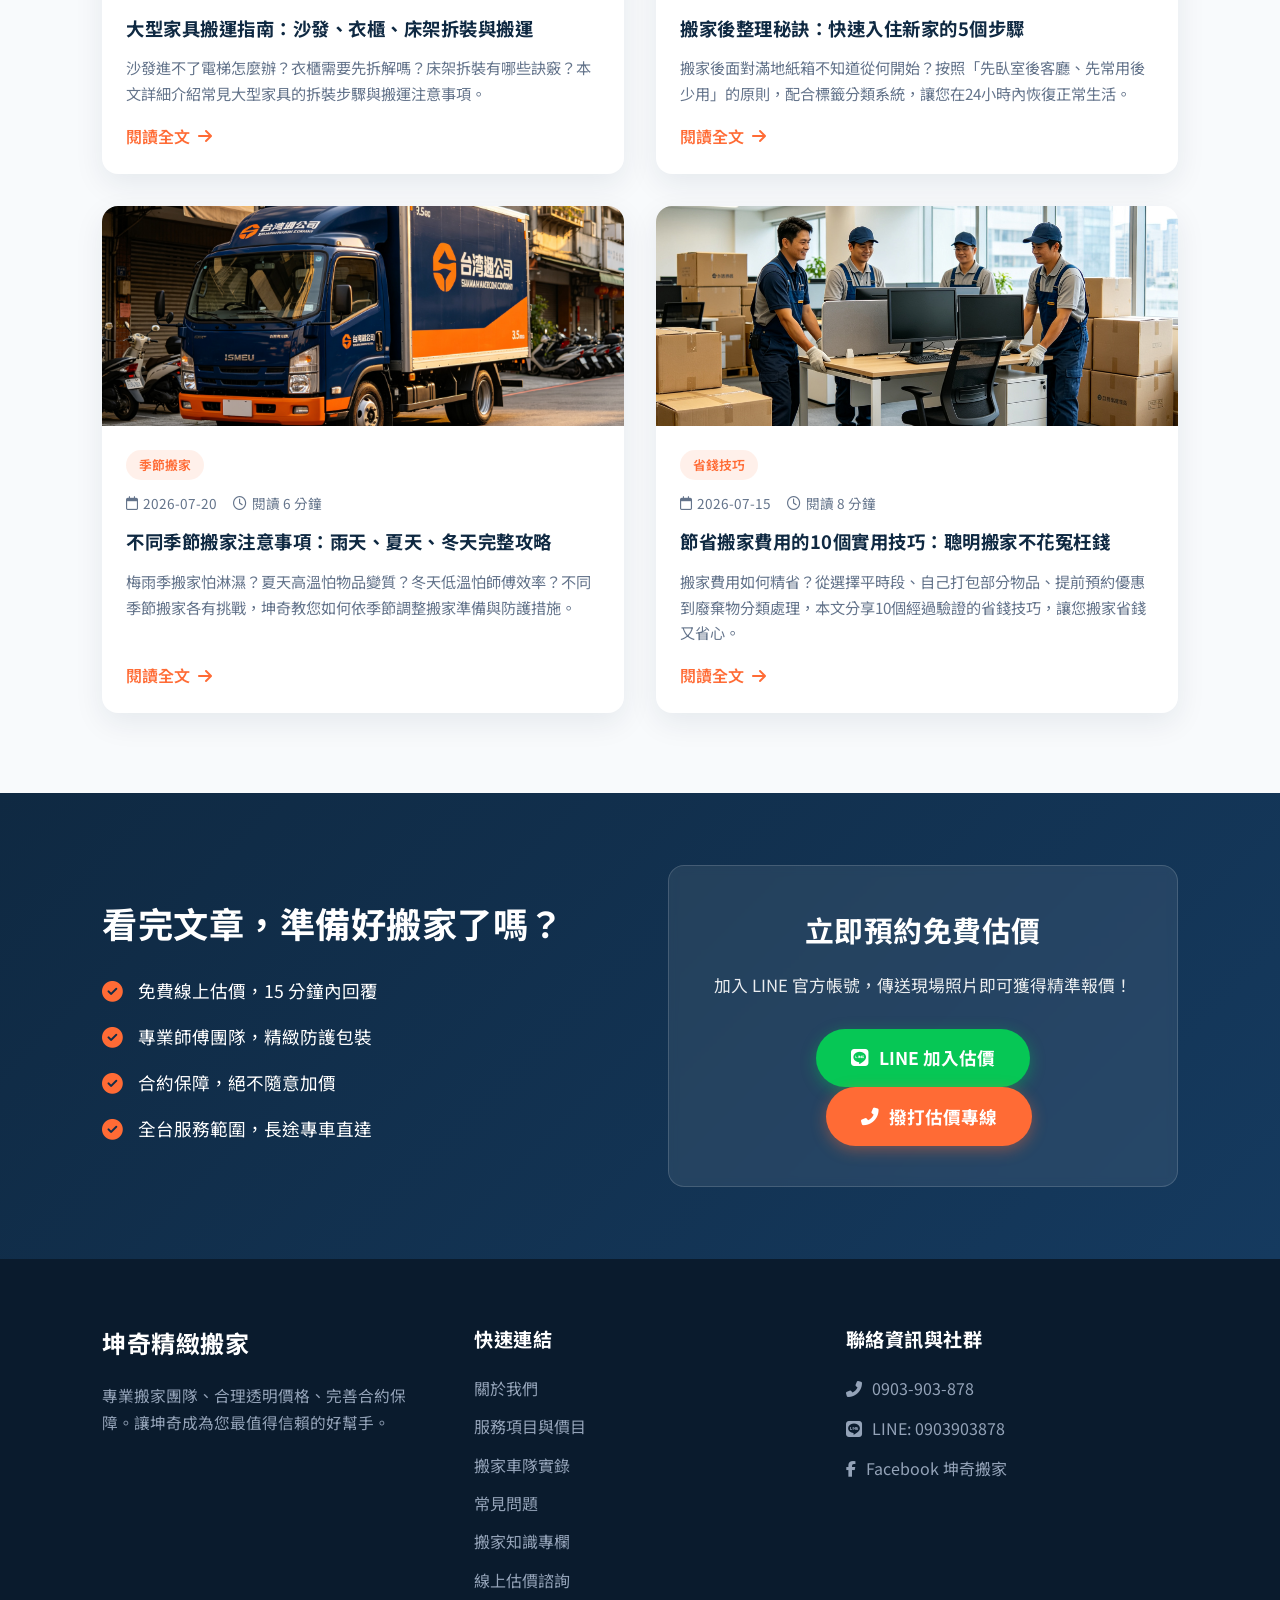
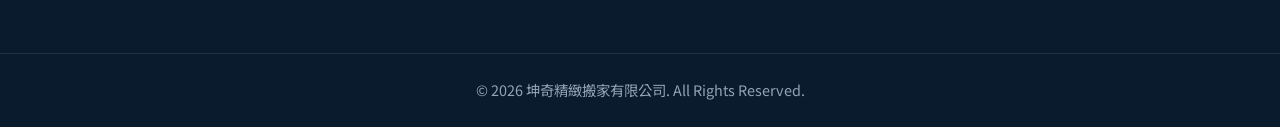
<file: blog.html>
<!DOCTYPE html>
<html lang="zh-Hant">

<head>
    <meta charset="UTF-8">
    <meta name="viewport" content="width=device-width, initial-scale=1.0">
    <title>搬家知識專欄 | 坤奇精緻搬家 · 搬家技巧與實用指南</title>
    <meta name="description" content="坤奇搬家知識專欄，分享搬家前準備、包裝技巧、家具拆裝、搬家後整理、節省費用等實用搬家指南，讓您搬家更輕鬆。">
    <meta name="keywords" content="坤奇搬家, 搬家知識, 搬家技巧, 搬家準備, 包裝教學, 搬家整理">
    <link rel="stylesheet" href="css/style.css">
    <link href="https://fonts.googleapis.com/css2?family=Noto+Sans+TC:wght@300;400;500;700;800&family=Outfit:wght@500;600;700;800&display=swap" rel="stylesheet">
    <link rel="stylesheet" href="https://cdnjs.cloudflare.com/ajax/libs/font-awesome/6.4.0/css/all.min.css">
</head>

<body>

    <!-- Top Announcement Bar -->
    <div class="top-bar">
        <div class="top-bar-info">
            <span><i class="fas fa-shield-alt"></i> 契稅合約保證 · 現場絕不隨意加價</span>
            <span><i class="fas fa-clock"></i> 服務時間：週一至週日 08:00 – 22:00</span>
            <span><i class="fas fa-map-marker-alt"></i> 服務範圍：桃園、中壢、新竹及全台長途搬遷</span>
        </div>
        <div class="top-bar-cta">
            <a href="tel:0903903878"><i class="fas fa-phone-alt"></i> 免費估價專線：0903-903-878</a>
        </div>
    </div>

    <!-- Header & Navigation -->
    <header>
        <div class="logo">
            <a href="index.html">
                <i class="fas fa-truck-moving"></i> 坤奇精緻搬家 <span>KUNQI MOVING</span>
            </a>
        </div>
        <nav>
            <div class="menu-toggle" id="menuToggle">
                <i class="fas fa-bars"></i>
            </div>
            <ul id="navMenu">
                <li><a href="index.html">首頁</a></li>
                <li><a href="services.html">服務與價目</a></li>
                <li><a href="gallery.html">搬家車隊實錄</a></li>
                <li><a href="about.html">關於我們</a></li>
                <li><a href="faq.html">常見問題</a></li>
                <li><a href="blog.html" class="active">搬家知識</a></li>
                <li><a href="contact.html">免費線上估價</a></li>
            </ul>
        </nav>
        <div class="header-cta-btn">
            <a href="contact.html" class="btn-header"><i class="far fa-paper-plane"></i> 立即估價</a>
        </div>
    </header>

    <!-- Page Hero Banner -->
    <section class="page-hero">
        <h1>搬家知識專欄</h1>
        <p>實用搬家技巧與指南 · 讓您的每一次搬遷都輕鬆順利</p>
    </section>

    <!-- Blog Grid Section -->
    <section class="section-padding">
        <div class="section-title">
            <h2>最新文章</h2>
            <p>由資深搬家師傅與專業團隊分享的實用搬家知識</p>
        </div>

        <div class="blog-grid">
            <!-- Article 1 -->
            <article class="blog-card">
                <div class="blog-card-img">
                    <img src="images/new_boxes.jpg" alt="搬家前準備清單">
                </div>
                <div class="blog-card-body">
                    <span class="blog-card-category">搬家準備</span>
                    <div class="blog-card-meta">
                        <span><i class="far fa-calendar"></i> 2026-08-15</span>
                        <span><i class="far fa-clock"></i> 閱讀 5 分鐘</span>
                    </div>
                    <h3>搬家前準備清單：7天倒數計畫完整攻略</h3>
                    <p>搬家前一週該做什麼？從物品整理、地址變更到公用事業申請，坤奇為您整理完整的7天倒數準備清單，讓您按部就班不慌亂。</p>
                    <a href="#" class="blog-card-link">閱讀全文 <i class="fas fa-arrow-right"></i></a>
                </div>
            </article>

            <!-- Article 2 -->
            <article class="blog-card">
                <div class="blog-card-img">
                    <img src="images/new_sofa_wrap.jpg" alt="易碎品包裝技巧">
                </div>
                <div class="blog-card-body">
                    <span class="blog-card-category">包裝技巧</span>
                    <div class="blog-card-meta">
                        <span><i class="far fa-calendar"></i> 2026-08-10</span>
                        <span><i class="far fa-clock"></i> 閱讀 6 分鐘</span>
                    </div>
                    <h3>易碎品包裝技巧：碗盤、玻璃製品安全搬運教學</h3>
                    <p>碗盤、玻璃杯、花瓶等易碎品如何包裝才不會破？資深師傅傳授正確的氣泡布包裹法、箱子堆疊方式與標註技巧，確保易碎品安全到達新家。</p>
                    <a href="#" class="blog-card-link">閱讀全文 <i class="fas fa-arrow-right"></i></a>
                </div>
            </article>

            <!-- Article 3 -->
            <article class="blog-card">
                <div class="blog-card-img">
                    <img src="images/new_elevator.jpg" alt="大型家具搬運指南">
                </div>
                <div class="blog-card-body">
                    <span class="blog-card-category">家具搬運</span>
                    <div class="blog-card-meta">
                        <span><i class="far fa-calendar"></i> 2026-08-05</span>
                        <span><i class="far fa-clock"></i> 閱讀 7 分鐘</span>
                    </div>
                    <h3>大型家具搬運指南：沙發、衣櫃、床架拆裝與搬運</h3>
                    <p>沙發進不了電梯怎麼辦？衣櫃需要先拆解嗎？床架拆裝有哪些訣竅？本文詳細介紹常見大型家具的拆裝步驟與搬運注意事項。</p>
                    <a href="#" class="blog-card-link">閱讀全文 <i class="fas fa-arrow-right"></i></a>
                </div>
            </article>

            <!-- Article 4 -->
            <article class="blog-card">
                <div class="blog-card-img">
                    <img src="images/new_truck_inside.jpg" alt="搬家後整理秘訣">
                </div>
                <div class="blog-card-body">
                    <span class="blog-card-category">搬家整理</span>
                    <div class="blog-card-meta">
                        <span><i class="far fa-calendar"></i> 2026-07-28</span>
                        <span><i class="far fa-clock"></i> 閱讀 5 分鐘</span>
                    </div>
                    <h3>搬家後整理秘訣：快速入住新家的5個步驟</h3>
                    <p>搬家後面對滿地紙箱不知道從何開始？按照「先臥室後客廳、先常用後少用」的原則，配合標籤分類系統，讓您在24小時內恢復正常生活。</p>
                    <a href="#" class="blog-card-link">閱讀全文 <i class="fas fa-arrow-right"></i></a>
                </div>
            </article>

            <!-- Article 5 -->
            <article class="blog-card">
                <div class="blog-card-img">
                    <img src="images/new_hero_truck.jpg" alt="不同季節搬家注意事項">
                </div>
                <div class="blog-card-body">
                    <span class="blog-card-category">季節搬家</span>
                    <div class="blog-card-meta">
                        <span><i class="far fa-calendar"></i> 2026-07-20</span>
                        <span><i class="far fa-clock"></i> 閱讀 6 分鐘</span>
                    </div>
                    <h3>不同季節搬家注意事項：雨天、夏天、冬天完整攻略</h3>
                    <p>梅雨季搬家怕淋濕？夏天高溫怕物品變質？冬天低溫怕師傅效率？不同季節搬家各有挑戰，坤奇教您如何依季節調整搬家準備與防護措施。</p>
                    <a href="#" class="blog-card-link">閱讀全文 <i class="fas fa-arrow-right"></i></a>
                </div>
            </article>

            <!-- Article 6 -->
            <article class="blog-card">
                <div class="blog-card-img">
                    <img src="images/new_office.jpg" alt="節省搬家費用技巧">
                </div>
                <div class="blog-card-body">
                    <span class="blog-card-category">省錢技巧</span>
                    <div class="blog-card-meta">
                        <span><i class="far fa-calendar"></i> 2026-07-15</span>
                        <span><i class="far fa-clock"></i> 閱讀 8 分鐘</span>
                    </div>
                    <h3>節省搬家費用的10個實用技巧：聰明搬家不花冤枉錢</h3>
                    <p>搬家費用如何精省？從選擇平時段、自己打包部分物品、提前預約優惠到廢棄物分類處理，本文分享10個經過驗證的省錢技巧，讓您搬家省錢又省心。</p>
                    <a href="#" class="blog-card-link">閱讀全文 <i class="fas fa-arrow-right"></i></a>
                </div>
            </article>
        </div>
    </section>

    <!-- CTA Banner -->
    <section class="store-cta-section">
        <div class="cta-container">
            <div class="cta-info">
                <h2>看完文章，準備好搬家了嗎？</h2>
                <ul class="info-list">
                    <li><i class="fas fa-check-circle"></i> 免費線上估價，15 分鐘內回覆</li>
                    <li><i class="fas fa-check-circle"></i> 專業師傅團隊，精緻防護包裝</li>
                    <li><i class="fas fa-check-circle"></i> 合約保障，絕不隨意加價</li>
                    <li><i class="fas fa-check-circle"></i> 全台服務範圍，長途專車直達</li>
                </ul>
            </div>
            <div class="cta-action">
                <h3>立即預約免費估價</h3>
                <p>加入 LINE 官方帳號，傳送現場照片即可獲得精準報價！</p>
                <a href="https://line.me" target="_blank" class="btn-line"><i class="fab fa-line"></i> LINE 加入估價</a>
                <a href="tel:0903903878" class="btn-phone"><i class="fas fa-phone-alt"></i> 撥打估價專線</a>
            </div>
        </div>
    </section>

    <!-- Footer -->
    <footer>
        <div class="footer-container">
            <div class="footer-col">
                <h3>坤奇精緻搬家</h3>
                <p>專業搬家團隊、合理透明價格、完善合約保障。讓坤奇成為您最值得信賴的好幫手。</p>
            </div>
            <div class="footer-col">
                <h4>快速連結</h4>
                <ul>
                    <li><a href="about.html">關於我們</a></li>
                    <li><a href="services.html">服務項目與價目</a></li>
                    <li><a href="gallery.html">搬家車隊實錄</a></li>
                    <li><a href="faq.html">常見問題</a></li>
                    <li><a href="blog.html">搬家知識專欄</a></li>
                    <li><a href="contact.html">線上估價諮詢</a></li>
                </ul>
            </div>
            <div class="footer-col">
                <h4>聯絡資訊與社群</h4>
                <div class="footer-socials">
                    <a href="tel:0903903878"><i class="fas fa-phone-alt"></i> 0903-903-878</a>
                    <a href="https://line.me" target="_blank"><i class="fab fa-line"></i> LINE: 0903903878</a>
                    <a href="#"><i class="fab fa-facebook-f"></i> Facebook 坤奇搬家</a>
                </div>
            </div>
        </div>
        <div class="footer-bottom">
            <p>&copy; 2026 坤奇精緻搬家有限公司. All Rights Reserved.</p>
        </div>
    </footer>

    <!-- Floating Action Buttons -->
    <div class="floating-buttons">
        <a href="https://line.me" target="_blank" class="floating-btn line" title="LINE 專員估價">
            <i class="fab fa-line"></i>
        </a>
        <a href="tel:0903903878" class="floating-btn phone" title="免費電話估價">
            <i class="fas fa-phone-alt"></i>
        </a>
    </div>

    <!-- Main JavaScript -->
    <script src="js/main.js"></script>
</body>

</html>
</file>
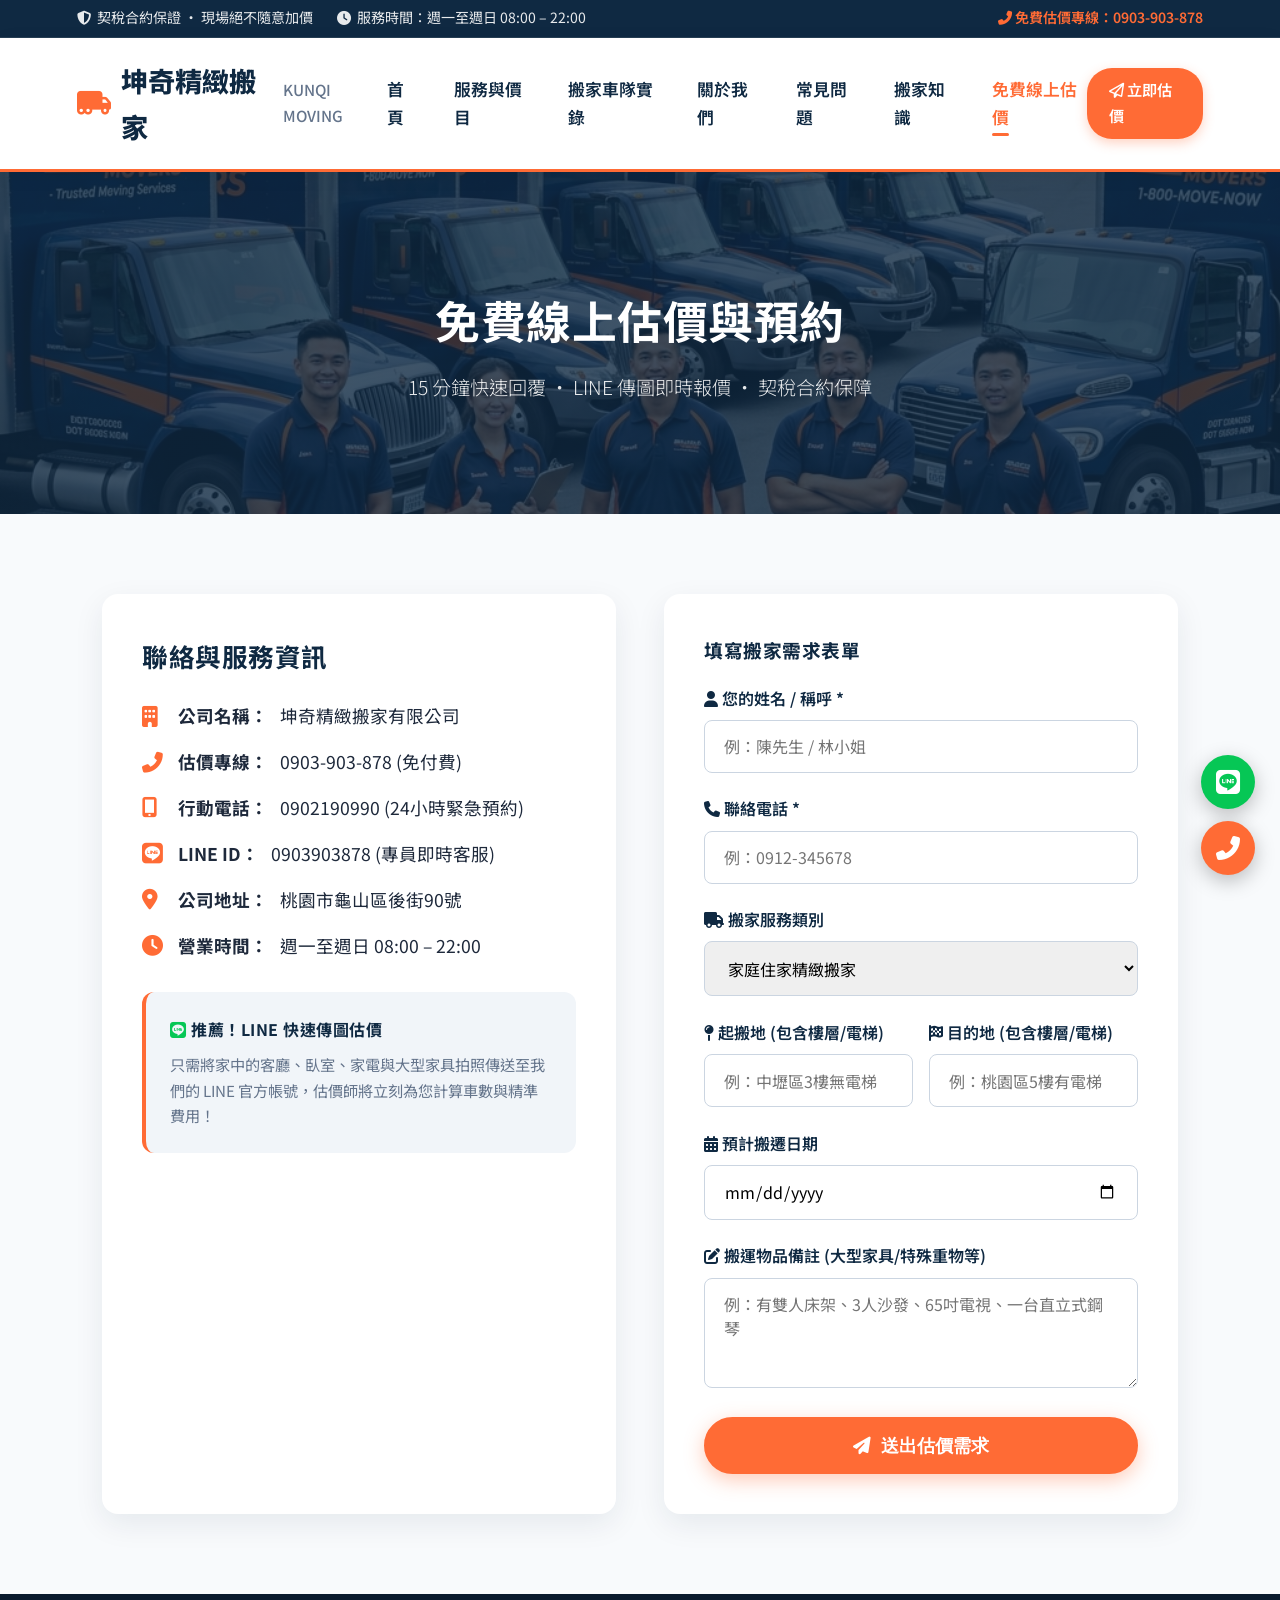
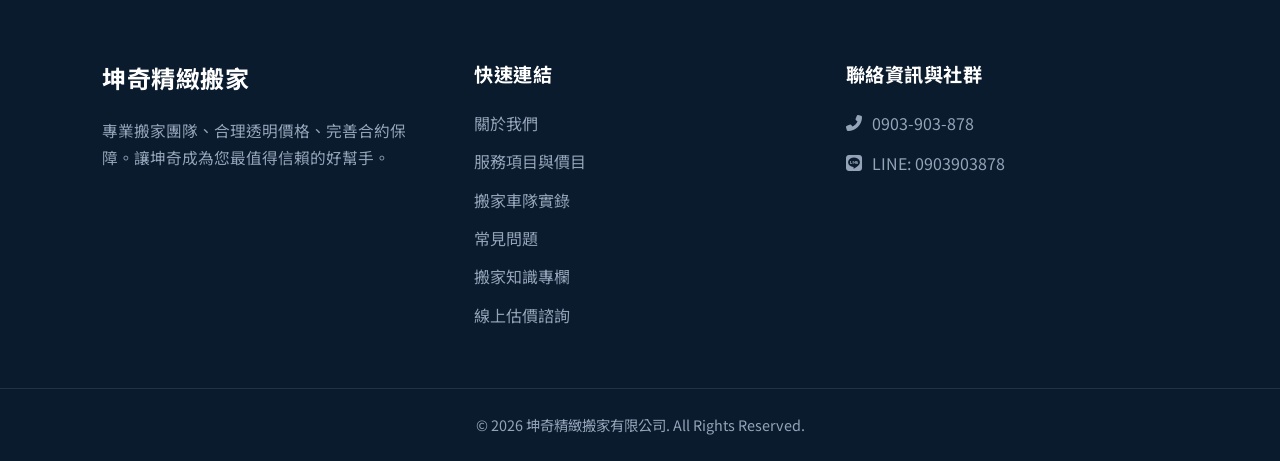
<file: contact.html>
<!DOCTYPE html>
<html lang="zh-Hant">

<head>
    <meta charset="UTF-8">
    <meta name="viewport" content="width=device-width, initial-scale=1.0">
    <title>免費線上估價與聯絡預約 | 坤奇精緻搬家</title>
    <meta name="description" content="立即線上填寫估價表單或透過 LINE 傳送現場物品照片，坤奇搬家專業估價師 15 分鐘內即時回覆精準報價。專線：0903-903-878。">
    <meta name="keywords" content="坤奇搬家, 台北搬家, 桃園搬家, 精緻搬家, 搬家車隊, 搬家估價">
    <link rel="stylesheet" href="css/style.css">
    <!-- Google Fonts -->
    <link href="https://fonts.googleapis.com/css2?family=Noto+Sans+TC:wght@300;400;500;700;800&family=Outfit:wght@500;600;700;800&display=swap" rel="stylesheet">
    <!-- Font Awesome Icons -->
    <link rel="stylesheet" href="https://cdnjs.cloudflare.com/ajax/libs/font-awesome/6.4.0/css/all.min.css">
</head>

<body>

    <!-- Top Announcement Bar -->
    <div class="top-bar">
        <div class="top-bar-info">
            <span><i class="fas fa-shield-alt"></i> 契稅合約保證 · 現場絕不隨意加價</span>
            <span><i class="fas fa-clock"></i> 服務時間：週一至週日 08:00 – 22:00</span>
        </div>
        <div class="top-bar-cta">
            <a href="tel:0903903878"><i class="fas fa-phone-alt"></i> 免費估價專線：0903-903-878</a>
        </div>
    </div>

    <!-- Header & Navigation -->
    <header>
        <div class="logo">
            <a href="index.html">
                <i class="fas fa-truck-moving"></i> 坤奇精緻搬家 <span>KUNQI MOVING</span>
            </a>
        </div>
        <nav>
            <div class="menu-toggle" id="menuToggle">
                <i class="fas fa-bars"></i>
            </div>
            <ul id="navMenu">
                <li><a href="index.html">首頁</a></li>
                <li><a href="services.html">服務與價目</a></li>
                <li><a href="gallery.html">搬家車隊實錄</a></li>
                <li><a href="about.html">關於我們</a></li>
                <li><a href="faq.html">常見問題</a></li>
                <li><a href="blog.html">搬家知識</a></li>
                <li><a href="contact.html" class="active">免費線上估價</a></li>
            </ul>
        </nav>
        <div class="header-cta-btn">
            <a href="contact.html" class="btn-header"><i class="far fa-paper-plane"></i> 立即估價</a>
        </div>
    </header>

    <!-- Page Hero Banner -->
    <section class="page-hero">
        <h1>免費線上估價與預約</h1>
        <p>15 分鐘快速回覆 · LINE 傳圖即時報價 · 契稅合約保障</p>
    </section>

    <!-- Contact & Quote Form Section -->
    <section class="section-padding">
        <div class="contact-container">
            <!-- Left Info Card -->
            <div class="contact-info-card">
                <h3>聯絡與服務資訊</h3>
                <ul class="info-list" style="margin-bottom: 2rem;">
                    <li><i class="fas fa-building"></i> <strong>公司名稱：</strong> 坤奇精緻搬家有限公司</li>
                    <li><i class="fas fa-phone-alt"></i> <strong>估價專線：</strong> 0903-903-878 (免付費)</li>
                    <li><i class="fas fa-mobile-alt"></i> <strong>行動電話：</strong> 0902190990 (24小時緊急預約)</li>
                    <li><i class="fab fa-line"></i> <strong>LINE ID：</strong> 0903903878 (專員即時客服)</li>
                    <li><i class="fas fa-map-marker-alt"></i> <strong>公司地址：</strong> 桃園市龜山區後街90號</li>
                    <li><i class="fas fa-clock"></i> <strong>營業時間：</strong> 週一至週日 08:00 – 22:00</li>
                </ul>

                <div style="background-color: #F1F5F9; padding: 1.5rem; border-radius: 12px; border-left: 4px solid var(--accent-orange);">
                    <h4 style="color: var(--brand-navy); margin-bottom: 0.5rem;"><i class="fab fa-line" style="color: #06C755;"></i> 推薦！LINE 快速傳圖估價</h4>
                    <p style="font-size: 0.95rem; color: var(--text-muted);">只需將家中的客廳、臥室、家電與大型家具拍照傳送至我們的 LINE 官方帳號，估價師將立刻為您計算車數與精準費用！</p>
                </div>
            </div>

            <!-- Right Form Card -->
            <div class="quote-form-card">
                <h3 style="color: var(--brand-navy); margin-bottom: 1.2rem;">填寫搬家需求表單</h3>
                <form id="quoteForm">
                    <div class="form-group">
                        <label for="custName"><i class="fas fa-user"></i> 您的姓名 / 稱呼 *</label>
                        <input type="text" id="custName" class="form-control" placeholder="例：陳先生 / 林小姐" required>
                    </div>

                    <div class="form-group">
                        <label for="custPhone"><i class="fas fa-phone"></i> 聯絡電話 *</label>
                        <input type="tel" id="custPhone" class="form-control" placeholder="例：0912-345678" required>
                    </div>

                    <div class="form-group">
                        <label for="serviceType"><i class="fas fa-truck"></i> 搬家服務類別</label>
                        <select id="serviceType" class="form-control">
                            <option value="home">家庭住家精緻搬家</option>
                            <option value="suite">小資套房 / 單身搬家</option>
                            <option value="office">公司企業商辦搬遷</option>
                            <option value="special">鋼琴 / 特重物件搬運</option>
                            <option value="disposal">廢棄物與舊家具清運</option>
                        </select>
                    </div>

                    <div style="display: grid; grid-template-columns: 1fr 1fr; gap: 1rem;">
                        <div class="form-group">
                            <label for="fromLoc"><i class="fas fa-map-pin"></i> 起搬地 (包含樓層/電梯)</label>
                            <input type="text" id="fromLoc" class="form-control" placeholder="例：中壢區3樓無電梯">
                        </div>
                        <div class="form-group">
                            <label for="toLoc"><i class="fas fa-flag-checkered"></i> 目的地 (包含樓層/電梯)</label>
                            <input type="text" id="toLoc" class="form-control" placeholder="例：桃園區5樓有電梯">
                        </div>
                    </div>

                    <div class="form-group">
                        <label for="moveDate"><i class="fas fa-calendar-alt"></i> 預計搬遷日期</label>
                        <input type="date" id="moveDate" class="form-control">
                    </div>

                    <div class="form-group">
                        <label for="notes"><i class="fas fa-edit"></i> 搬運物品備註 (大型家具/特殊重物等)</label>
                        <textarea id="notes" class="form-control" placeholder="例：有雙人床架、3人沙發、65吋電視、一台直立式鋼琴"></textarea>
                    </div>

                    <button type="submit" class="btn-primary" style="width: 100%; justify-content: center; font-size: 1.1rem;"><i class="fas fa-paper-plane"></i> 送出估價需求</button>
                </form>
            </div>
        </div>
    </section>

    <!-- Footer -->
    <footer>
        <div class="footer-container">
            <div class="footer-col">
                <h3>坤奇精緻搬家</h3>
                <p>專業搬家團隊、合理透明價格、完善合約保障。讓坤奇成為您最值得信賴的好幫手。</p>
            </div>
            <div class="footer-col">
                <h4>快速連結</h4>
                <ul>
                    <li><a href="about.html">關於我們</a></li>
                    <li><a href="services.html">服務項目與價目</a></li>
                    <li><a href="gallery.html">搬家車隊實錄</a></li>
                    <li><a href="faq.html">常見問題</a></li>
                    <li><a href="blog.html">搬家知識專欄</a></li>
                    <li><a href="contact.html">線上估價諮詢</a></li>
                </ul>
            </div>
            <div class="footer-col">
                <h4>聯絡資訊與社群</h4>
                <div class="footer-socials">
                    <a href="tel:0903903878"><i class="fas fa-phone-alt"></i> 0903-903-878</a>
                    <a href="https://line.me" target="_blank"><i class="fab fa-line"></i> LINE: 0903903878</a>
                </div>
            </div>
        </div>
        <div class="footer-bottom">
            <p>&copy; 2026 坤奇精緻搬家有限公司. All Rights Reserved.</p>
        </div>
    </footer>

    <!-- Floating Action Buttons -->
    <div class="floating-buttons">
        <a href="https://line.me" target="_blank" class="floating-btn line" title="LINE 專員估價">
            <i class="fab fa-line"></i>
        </a>
        <a href="tel:0903903878" class="floating-btn phone" title="免費電話估價">
            <i class="fas fa-phone-alt"></i>
        </a>
    </div>

    <!-- Main JavaScript -->
    <script src="js/main.js"></script>
</body>

</html>
</file>
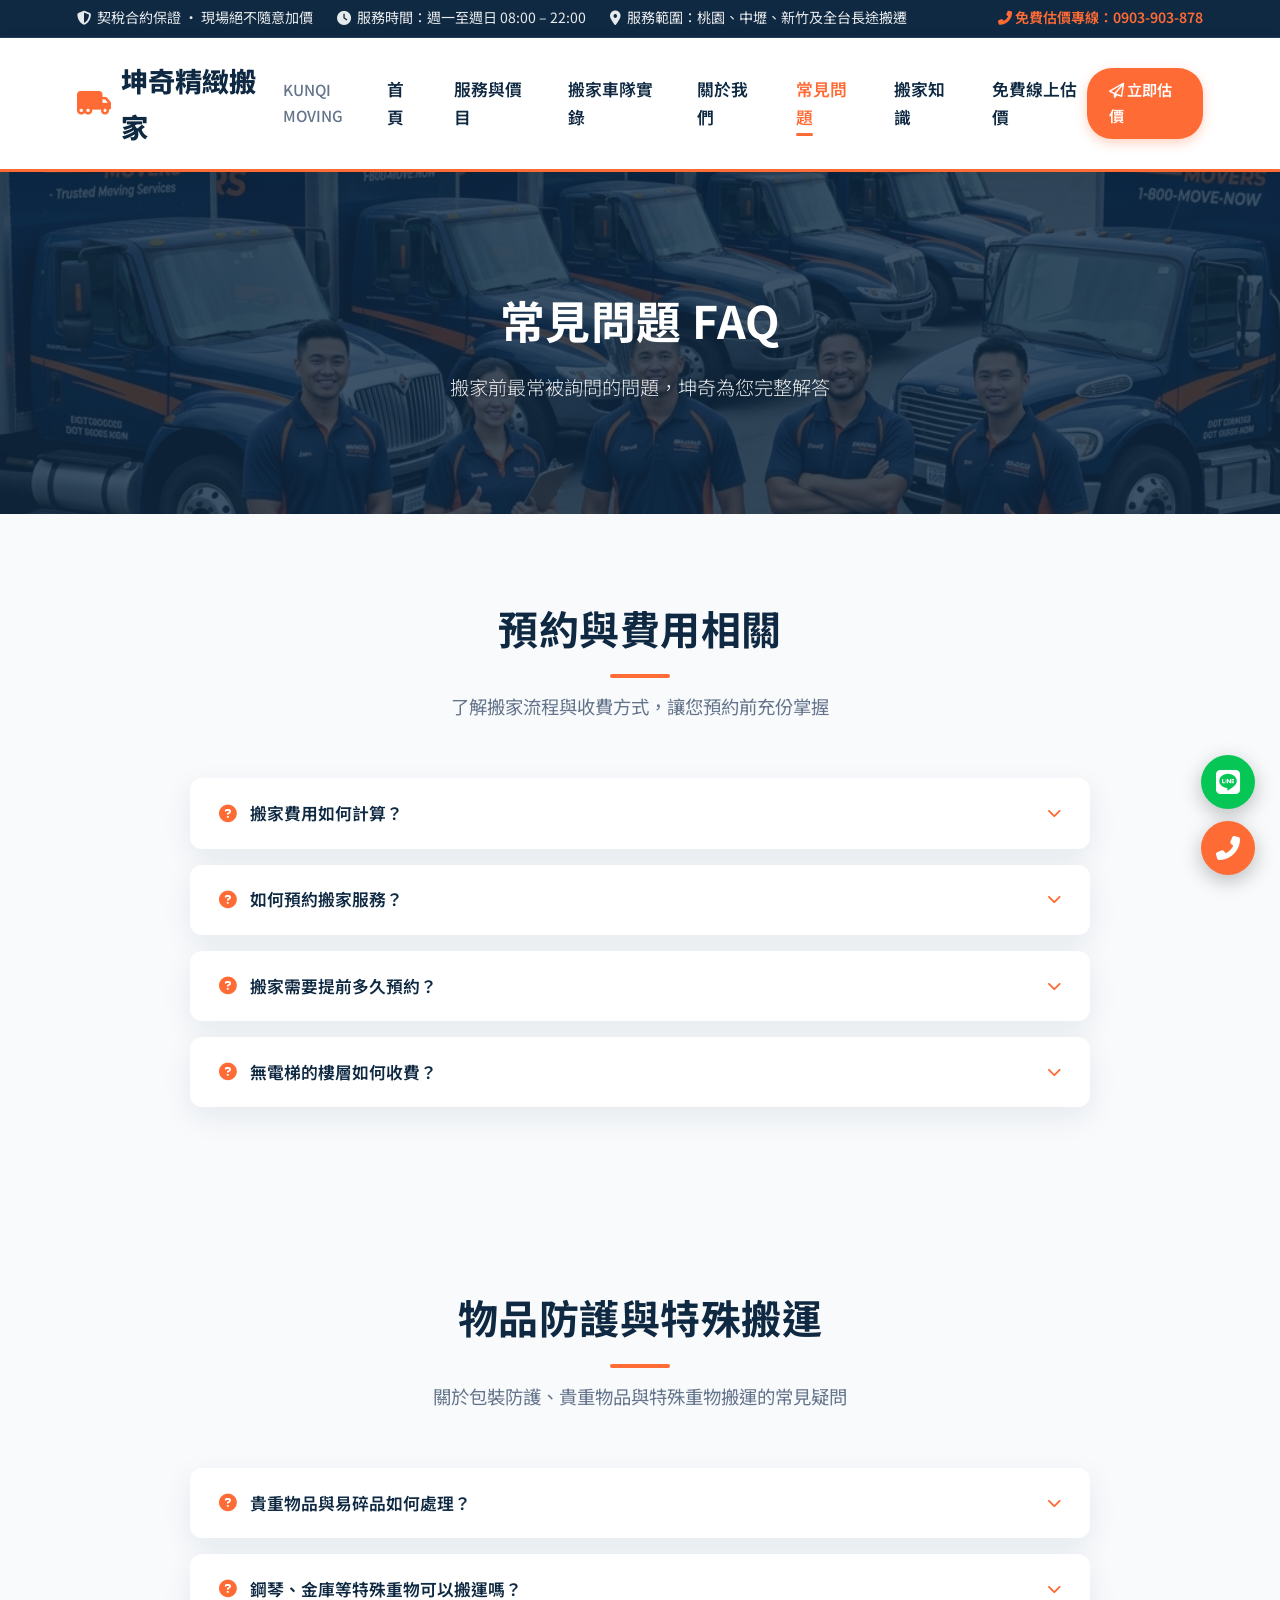
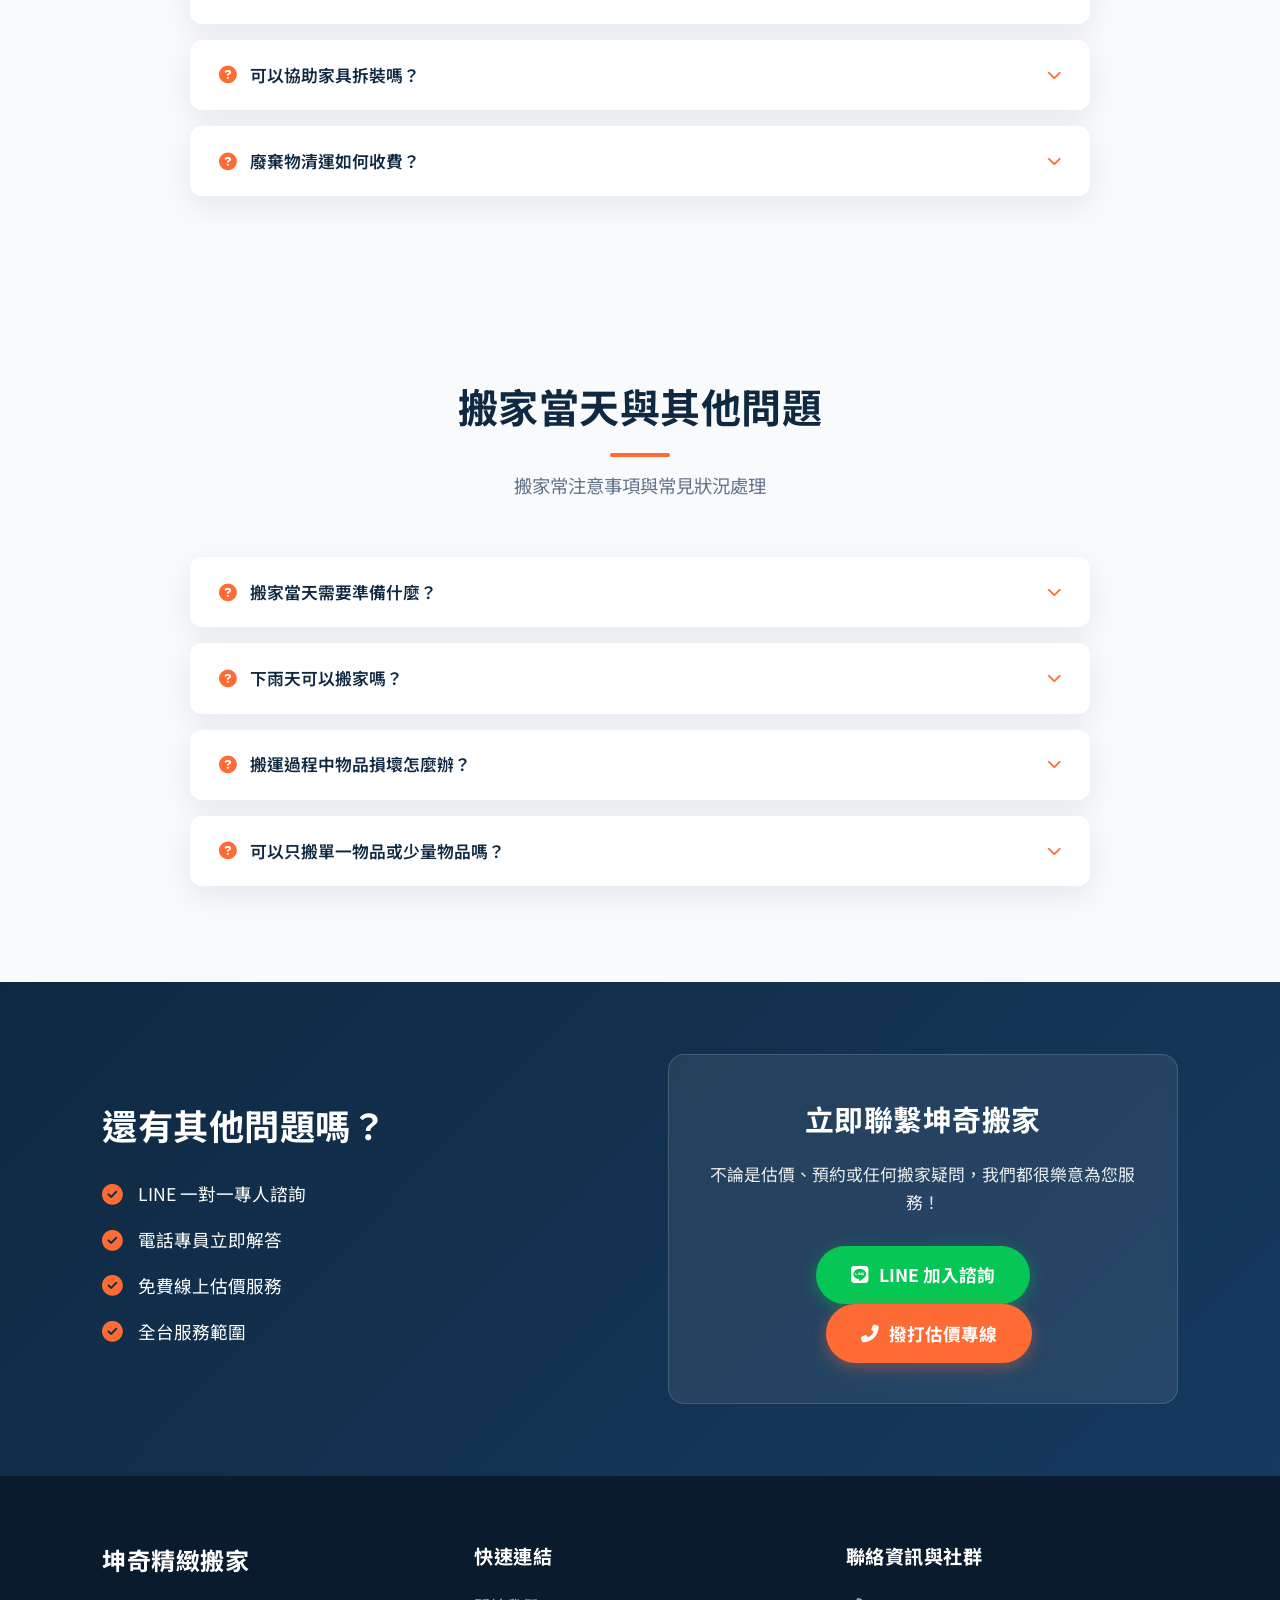
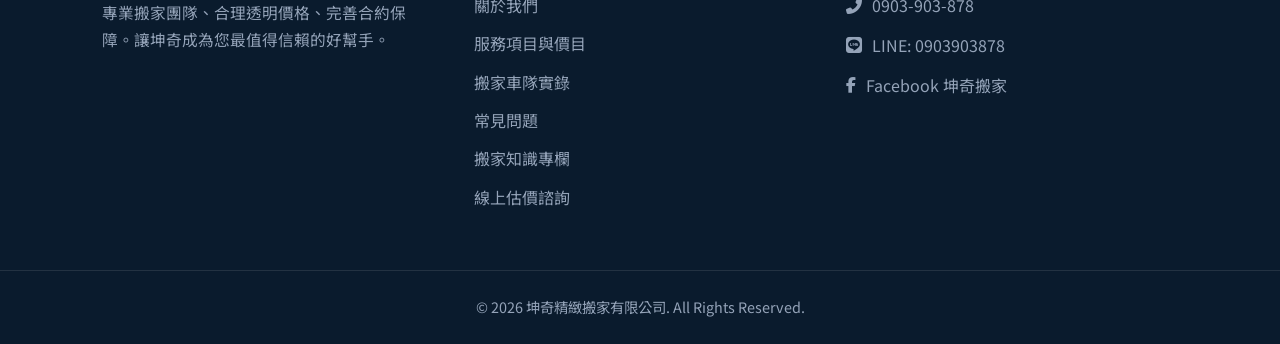
<file: faq.html>
<!DOCTYPE html>
<html lang="zh-Hant">

<head>
    <meta charset="UTF-8">
    <meta name="viewport" content="width=device-width, initial-scale=1.0">
    <title>常見問題 FAQ | 坤奇精緻搬家 · 搬家疑問完整解答</title>
    <meta name="description" content="坤奇搬家常見問題完整解答：費用計算、預約方式、物品防護、特殊重物搬運、無電梯樓層收費、家具拆裝等，讓您搬家前充份了解。">
    <meta name="keywords" content="坤奇搬家, 常見問題, FAQ, 搬家費用, 搬家預約, 搬家注意事項">
    <link rel="stylesheet" href="css/style.css">
    <link href="https://fonts.googleapis.com/css2?family=Noto+Sans+TC:wght@300;400;500;700;800&family=Outfit:wght@500;600;700;800&display=swap" rel="stylesheet">
    <link rel="stylesheet" href="https://cdnjs.cloudflare.com/ajax/libs/font-awesome/6.4.0/css/all.min.css">
</head>

<body>

    <!-- Top Announcement Bar -->
    <div class="top-bar">
        <div class="top-bar-info">
            <span><i class="fas fa-shield-alt"></i> 契稅合約保證 · 現場絕不隨意加價</span>
            <span><i class="fas fa-clock"></i> 服務時間：週一至週日 08:00 – 22:00</span>
            <span><i class="fas fa-map-marker-alt"></i> 服務範圍：桃園、中壢、新竹及全台長途搬遷</span>
        </div>
        <div class="top-bar-cta">
            <a href="tel:0903903878"><i class="fas fa-phone-alt"></i> 免費估價專線：0903-903-878</a>
        </div>
    </div>

    <!-- Header & Navigation -->
    <header>
        <div class="logo">
            <a href="index.html">
                <i class="fas fa-truck-moving"></i> 坤奇精緻搬家 <span>KUNQI MOVING</span>
            </a>
        </div>
        <nav>
            <div class="menu-toggle" id="menuToggle">
                <i class="fas fa-bars"></i>
            </div>
            <ul id="navMenu">
                <li><a href="index.html">首頁</a></li>
                <li><a href="services.html">服務與價目</a></li>
                <li><a href="gallery.html">搬家車隊實錄</a></li>
                <li><a href="about.html">關於我們</a></li>
                <li><a href="faq.html" class="active">常見問題</a></li>
                <li><a href="blog.html">搬家知識</a></li>
                <li><a href="contact.html">免費線上估價</a></li>
            </ul>
        </nav>
        <div class="header-cta-btn">
            <a href="contact.html" class="btn-header"><i class="far fa-paper-plane"></i> 立即估價</a>
        </div>
    </header>

    <!-- Page Hero Banner -->
    <section class="page-hero">
        <h1>常見問題 FAQ</h1>
        <p>搬家前最常被詢問的問題，坤奇為您完整解答</p>
    </section>

    <!-- FAQ Section -->
    <section class="section-padding">
        <div class="section-title">
            <h2>預約與費用相關</h2>
            <p>了解搬家流程與收費方式，讓您預約前充份掌握</p>
        </div>

        <div class="faq-container">
            <!-- FAQ Item 1 -->
            <div class="faq-item">
                <div class="faq-question">
                    <span><i class="fas fa-question-circle"></i> 搬家費用如何計算？</span>
                    <i class="fas fa-chevron-down faq-icon"></i>
                </div>
                <div class="faq-answer">
                    <p>坤奇搬家主要採用「以車計價」與「包價制」兩種模式：</p>
                    <ul>
                        <li><strong>以車計價：</strong>依據使用的車型（3.5噸/5噸）與車次數量計算，電梯直達每車 $3,000-$5,200 起，無電梯樓層每上升一樓酌加 $300-$600。</li>
                        <li><strong>包價制：</strong>適合物品較多或特殊需求的客戶，專員現場或線上評估後給予一口價，包含所有工資、車資與防護包材。</li>
                    </ul>
                    <p>實際費用會依據搬運距離、樓層、物品數量與特殊物件而有所調整，建議透過 LINE 傳送現場照片獲得最精準報價。</p>
                </div>
            </div>

            <!-- FAQ Item 2 -->
            <div class="faq-item">
                <div class="faq-question">
                    <span><i class="fas fa-question-circle"></i> 如何預約搬家服務？</span>
                    <i class="fas fa-chevron-down faq-icon"></i>
                </div>
                <div class="faq-answer">
                    <p>您可以透過以下三種方式預約：</p>
                    <ol>
                        <li><strong>LINE 線上預約（推薦）：</strong>加入 LINE 官方帳號 0903903878，傳送現場家具物品照片，專員 10-15 分鐘內即時報價並確認預約。</li>
                        <li><strong>電話預約：</strong>撥打免費估價專線 0903-903-878，專員電話諮詢並協助預約。</li>
                        <li><strong>線上表單：</strong>填寫網站「免費線上估價」表單，我們將主動與您聯繫確認細節。</li>
                    </ol>
                </div>
            </div>

            <!-- FAQ Item 3 -->
            <div class="faq-item">
                <div class="faq-question">
                    <span><i class="fas fa-question-circle"></i> 搬家需要提前多久預約？</span>
                    <i class="fas fa-chevron-down faq-icon"></i>
                </div>
                <div class="faq-answer">
                    <p>建議提前 <strong>3-7 天</strong>預約，以確保能安排到您理想的時段。若遇月底、週末或農曆七月前後等搬家旺季，建議提前 <strong>1-2 週</strong>預約。</p>
                    <p>當然，如果您有緊急搬家需求，也歡迎隨時來電洽詢，我們會盡力調度車隊協助您完成緊急搬遷。</p>
                </div>
            </div>

            <!-- FAQ Item 4 -->
            <div class="faq-item">
                <div class="faq-question">
                    <span><i class="fas fa-question-circle"></i> 無電梯的樓層如何收費？</span>
                    <i class="fas fa-chevron-down faq-icon"></i>
                </div>
                <div class="faq-answer">
                    <p>若搬運地點無電梯需步行樓梯，會依樓層高度酌收樓層步行費：</p>
                    <ul>
                        <li><strong>3.5 噸貨車：</strong>每上升一樓 +$300-$500</li>
                        <li><strong>5 噸加長型貨車：</strong>每上升一樓 +$400-$600</li>
                    </ul>
                    <p>若物品特別重（如鋼琴、金庫、保險箱等），則會依據實際狀況另外評估特殊搬運費用。建議提前告知樓層狀況，以便準確報價。</p>
                </div>
            </div>
        </div>
    </section>

    <!-- FAQ Section 2 -->
    <section class="section-padding" style="background-color: #F8FAFC;">
        <div class="section-title">
            <h2>物品防護與特殊搬運</h2>
            <p>關於包裝防護、貴重物品與特殊重物搬運的常見疑問</p>
        </div>

        <div class="faq-container">
            <!-- FAQ Item 5 -->
            <div class="faq-item">
                <div class="faq-question">
                    <span><i class="fas fa-question-circle"></i> 貴重物品與易碎品如何處理？</span>
                    <i class="fas fa-chevron-down faq-icon"></i>
                </div>
                <div class="faq-answer">
                    <p>坤奇搬家針對貴重物品與易碎品提供專業防護：</p>
                    <ul>
                        <li><strong>餐具與玻璃製品：</strong>使用氣泡布逐件包裹，並以專用防碎箱分層裝載。</li>
                        <li><strong>電視與電子產品：</strong>使用 L 型防撞護角 + 雙層氣泡網 + 硬卡板防護。</li>
                        <li><strong>藝術品與古董：</strong>客製化包裝方案，必要時使用木架固定。</li>
                        <li><strong>珠寶與重要文件：</strong>建議客戶自行隨身攜帶最為安全。</li>
                    </ul>
                    <p>所有物品在搬運前均會進行完善防護，並於合約中註明貴重物品，確保權益。</p>
                </div>
            </div>

            <!-- FAQ Item 6 -->
            <div class="faq-item">
                <div class="faq-question">
                    <span><i class="fas fa-question-circle"></i> 鋼琴、金庫等特殊重物可以搬運嗎？</span>
                    <i class="fas fa-chevron-down faq-icon"></i>
                </div>
                <div class="faq-answer">
                    <p>可以的！坤奇搬家擁有豐富的特殊重物搬運經驗：</p>
                    <ul>
                        <li><strong>鋼琴搬運：</strong>直立鋼琴與平台鋼琴皆可搬運，配備專用鋼琴搬運車與防護墊，必要時配合吊車作業。</li>
                        <li><strong>金庫與保險箱：</strong>從小型家用金庫到大型營業用保險箱，使用專業搬運背帶與千斤頂設備。</li>
                        <li><strong>大型按摩椅與健身器材：</strong>可拆解者先行拆解，無法拆解者使用特製防護與搬運工具。</li>
                        <li><strong>精密儀器與醫療設備：</strong>客製化防震包裝與固定方案。</li>
                    </ul>
                    <p>特殊重物搬運會依據物品重量、尺寸與搬運環境另外報價，建議提前告知物品詳情。</p>
                </div>
            </div>

            <!-- FAQ Item 7 -->
            <div class="faq-item">
                <div class="faq-question">
                    <span><i class="fas fa-question-circle"></i> 可以協助家具拆裝嗎？</span>
                    <i class="fas fa-chevron-down faq-icon"></i>
                </div>
                <div class="faq-answer">
                    <p>可以！坤奇搬家提供家具拆裝服務：</p>
                    <ul>
                        <li><strong>床架拆裝：</strong>包含一般雙人床、單人床、上下舖等標準床架。</li>
                        <li><strong>系統家具拆裝：</strong>書桌、衣櫃、電視櫃等系統櫃體。</li>
                        <li><strong>辦公家具：</strong>OA 屏風、辦公桌椅、會議桌等。</li>
                    </ul>
                    <p>師傅會攜帶專業工具進行拆裝，螺絲配件會分類標註妥善保管，到達新居後協助重新組裝定位。特殊進口家具或系統櫃建議提前告知品牌與型號，以便評估拆裝可行性。</p>
                </div>
            </div>

            <!-- FAQ Item 8 -->
            <div class="faq-item">
                <div class="faq-question">
                    <span><i class="fas fa-question-circle"></i> 廢棄物清運如何收費？</span>
                    <i class="fas fa-chevron-down faq-icon"></i>
                </div>
                <div class="faq-answer">
                    <p>坤奇搬家提供搬家一併清運廢棄物服務，收費依據廢棄物類型與體積計算：</p>
                    <ul>
                        <li><strong>大型家具：</strong>沙發、床墊、衣櫃等，每件 $300-$800 不等。</li>
                        <li><strong>家電製品：</strong>電視、冰箱、洗衣機等，每件 $200-$500 不等。</li>
                        <li><strong>一般廢棄物：</strong>以袋或車計算，依實際體積評估。</li>
                    </ul>
                    <p>所有廢棄物均依環保法規合法清運處置，絕不隨意丟棄。建議在估價時一併告知需要清運的物品，以便合併計算優惠價格。</p>
                </div>
            </div>
        </div>
    </section>

    <!-- FAQ Section 3 -->
    <section class="section-padding">
        <div class="section-title">
            <h2>搬家當天與其他問題</h2>
            <p>搬家常注意事項與常見狀況處理</p>
        </div>

        <div class="faq-container">
            <!-- FAQ Item 9 -->
            <div class="faq-item">
                <div class="faq-question">
                    <span><i class="fas fa-question-circle"></i> 搬家當天需要準備什麼？</span>
                    <i class="fas fa-chevron-down faq-icon"></i>
                </div>
                <div class="faq-answer">
                    <p>搬家當天建議您準備以下事項：</p>
                    <ol>
                        <li><strong>貴重物品隨身攜帶：</strong>珠寶、現金、存摺、重要文件、鑰匙等請自行保管。</li>
                        <li><strong>易碎品標註：</strong>自行打包的箱子請在外部標註「易碎」「朝上」等提示。</li>
                        <li><strong>家具淨空：</strong>衣櫃、書桌抽屜等請先淨空，避免搬運時物品掉落損壞。</li>
                        <li><strong>電器斷電：</strong>冰箱請提前 8 小時斷電除霜，洗衣機請固定內槽。</li>
                        <li><strong>通行確認：</strong>確認電梯可使用、停車位置方便裝卸，並與社區管委會告知搬運時段。</li>
                    </ol>
                    <p>其餘的包裝防護與搬運工作就交給坤奇專業團隊，您可以輕鬆等待入住新家！</p>
                </div>
            </div>

            <!-- FAQ Item 10 -->
            <div class="faq-item">
                <div class="faq-question">
                    <span><i class="fas fa-question-circle"></i> 下雨天可以搬家嗎？</span>
                    <i class="fas fa-chevron-down faq-icon"></i>
                </div>
                <div class="faq-answer">
                    <p>可以的！坤奇搬家全年無休，雨天照常服務。我們採用全密閉箱式貨車，具備 100% 防水防潮效果，並且：</p>
                    <ul>
                        <li>在建築出口至車門間拉起<strong>防水通道防護布</strong>，避免物品淋雨。</li>
                        <li>車廂內部鋪設<strong>防潮襯墊</strong>，確保底部物品乾爽。</li>
                        <li>所有家具外層加蓋<strong>防水防護膜</strong>，雙重保障。</li>
                    </ul>
                    <p>唯有遇到颱風警報、山崩路斷等極端惡劣天候，為了人員與物品安全才會協商改期。一般雨天天氣完全不影響搬家服務品質。</p>
                </div>
            </div>

            <!-- FAQ Item 11 -->
            <div class="faq-item">
                <div class="faq-question">
                    <span><i class="fas fa-question-circle"></i> 搬運過程中物品損壞怎麼辦？</span>
                    <i class="fas fa-chevron-down faq-icon"></i>
                </div>
                <div class="faq-answer">
                    <p>坤奇搬家非常重視物品安全，雖然損壞機率極低，但萬一發生：</p>
                    <ol>
                        <li><strong>當場反應：</strong>請在搬運完成驗收時當場告知師傅，我們會立即記錄損壞狀況。</li>
                        <li><strong>保險理賠：</strong>每輛貨車均投保產物保險，合約中也會載明賠償條款，依據實際損壞狀況進行理賠或修復。</li>
                        <li><strong>後續處理：</strong>專人會與您聯繫協商賠償方案，包含維修、折價賠償或全額賠償等方式。</li>
                    </ol>
                    <p>我們堅持「先把問題解決，再檢討改進」的原則，絕不推卸責任，讓您的權益獲得最完善的保障。</p>
                </div>
            </div>

            <!-- FAQ Item 12 -->
            <div class="faq-item">
                <div class="faq-question">
                    <span><i class="fas fa-question-circle"></i> 可以只搬單一物品或少量物品嗎？</span>
                    <i class="fas fa-chevron-down faq-icon"></i>
                </div>
                <div class="faq-answer">
                    <p>可以的！坤奇搬家不僅承接大型全家搬遷，也提供少量物品與單一物件搬運服務：</p>
                    <ul>
                        <li><strong>單一家具搬運：</strong>沙發、床墊、衣櫃、冰箱等單件物品。</li>
                        <li><strong>小資套房搬家：</strong>物品較少的套房、雅房搬遷，可選用較小車型節省費用。</li>
                        <li><strong>物品樓層搬運：</strong>同棟大樓內不同樓層間的物品搬運。</li>
                    </ul>
                    <p>不論物品多寡，我們都以同樣的專業態度與防護標準為您服務。歡迎來電或 LINE 詢問，專員會為您推薦最划算的方案。</p>
                </div>
            </div>
        </div>
    </section>

    <!-- CTA Banner -->
    <section class="store-cta-section">
        <div class="cta-container">
            <div class="cta-info">
                <h2>還有其他問題嗎？</h2>
                <ul class="info-list">
                    <li><i class="fas fa-check-circle"></i> LINE 一對一專人諮詢</li>
                    <li><i class="fas fa-check-circle"></i> 電話專員立即解答</li>
                    <li><i class="fas fa-check-circle"></i> 免費線上估價服務</li>
                    <li><i class="fas fa-check-circle"></i> 全台服務範圍</li>
                </ul>
            </div>
            <div class="cta-action">
                <h3>立即聯繫坤奇搬家</h3>
                <p>不論是估價、預約或任何搬家疑問，我們都很樂意為您服務！</p>
                <a href="https://line.me" target="_blank" class="btn-line"><i class="fab fa-line"></i> LINE 加入諮詢</a>
                <a href="tel:0903903878" class="btn-phone"><i class="fas fa-phone-alt"></i> 撥打估價專線</a>
            </div>
        </div>
    </section>

    <!-- Footer -->
    <footer>
        <div class="footer-container">
            <div class="footer-col">
                <h3>坤奇精緻搬家</h3>
                <p>專業搬家團隊、合理透明價格、完善合約保障。讓坤奇成為您最值得信賴的好幫手。</p>
            </div>
            <div class="footer-col">
                <h4>快速連結</h4>
                <ul>
                    <li><a href="about.html">關於我們</a></li>
                    <li><a href="services.html">服務項目與價目</a></li>
                    <li><a href="gallery.html">搬家車隊實錄</a></li>
                    <li><a href="faq.html">常見問題</a></li>
                    <li><a href="blog.html">搬家知識專欄</a></li>
                    <li><a href="contact.html">線上估價諮詢</a></li>
                </ul>
            </div>
            <div class="footer-col">
                <h4>聯絡資訊與社群</h4>
                <div class="footer-socials">
                    <a href="tel:0903903878"><i class="fas fa-phone-alt"></i> 0903-903-878</a>
                    <a href="https://line.me" target="_blank"><i class="fab fa-line"></i> LINE: 0903903878</a>
                    <a href="#"><i class="fab fa-facebook-f"></i> Facebook 坤奇搬家</a>
                </div>
            </div>
        </div>
        <div class="footer-bottom">
            <p>&copy; 2026 坤奇精緻搬家有限公司. All Rights Reserved.</p>
        </div>
    </footer>

    <!-- Floating Action Buttons -->
    <div class="floating-buttons">
        <a href="https://line.me" target="_blank" class="floating-btn line" title="LINE 專員估價">
            <i class="fab fa-line"></i>
        </a>
        <a href="tel:0903903878" class="floating-btn phone" title="免費電話估價">
            <i class="fas fa-phone-alt"></i>
        </a>
    </div>

    <!-- Main JavaScript -->
    <script src="js/main.js"></script>
</body>

</html>
</file>
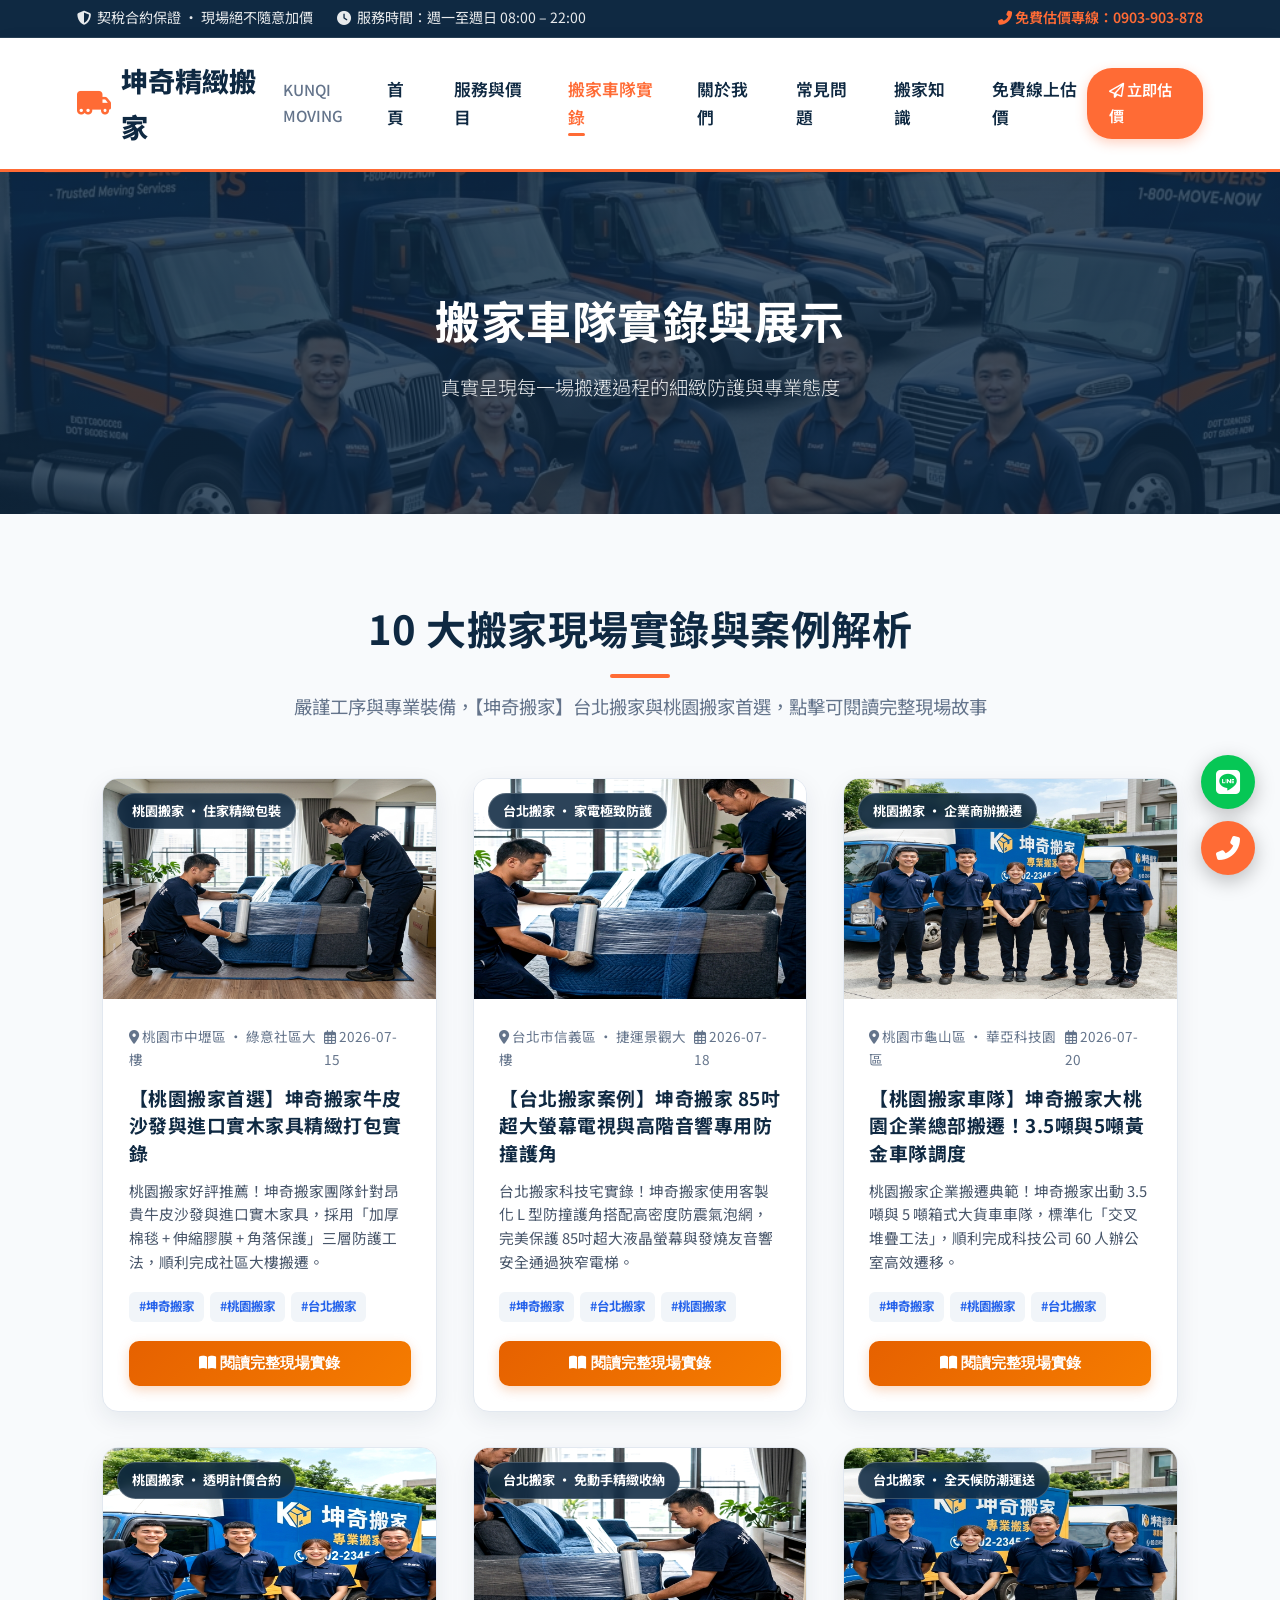
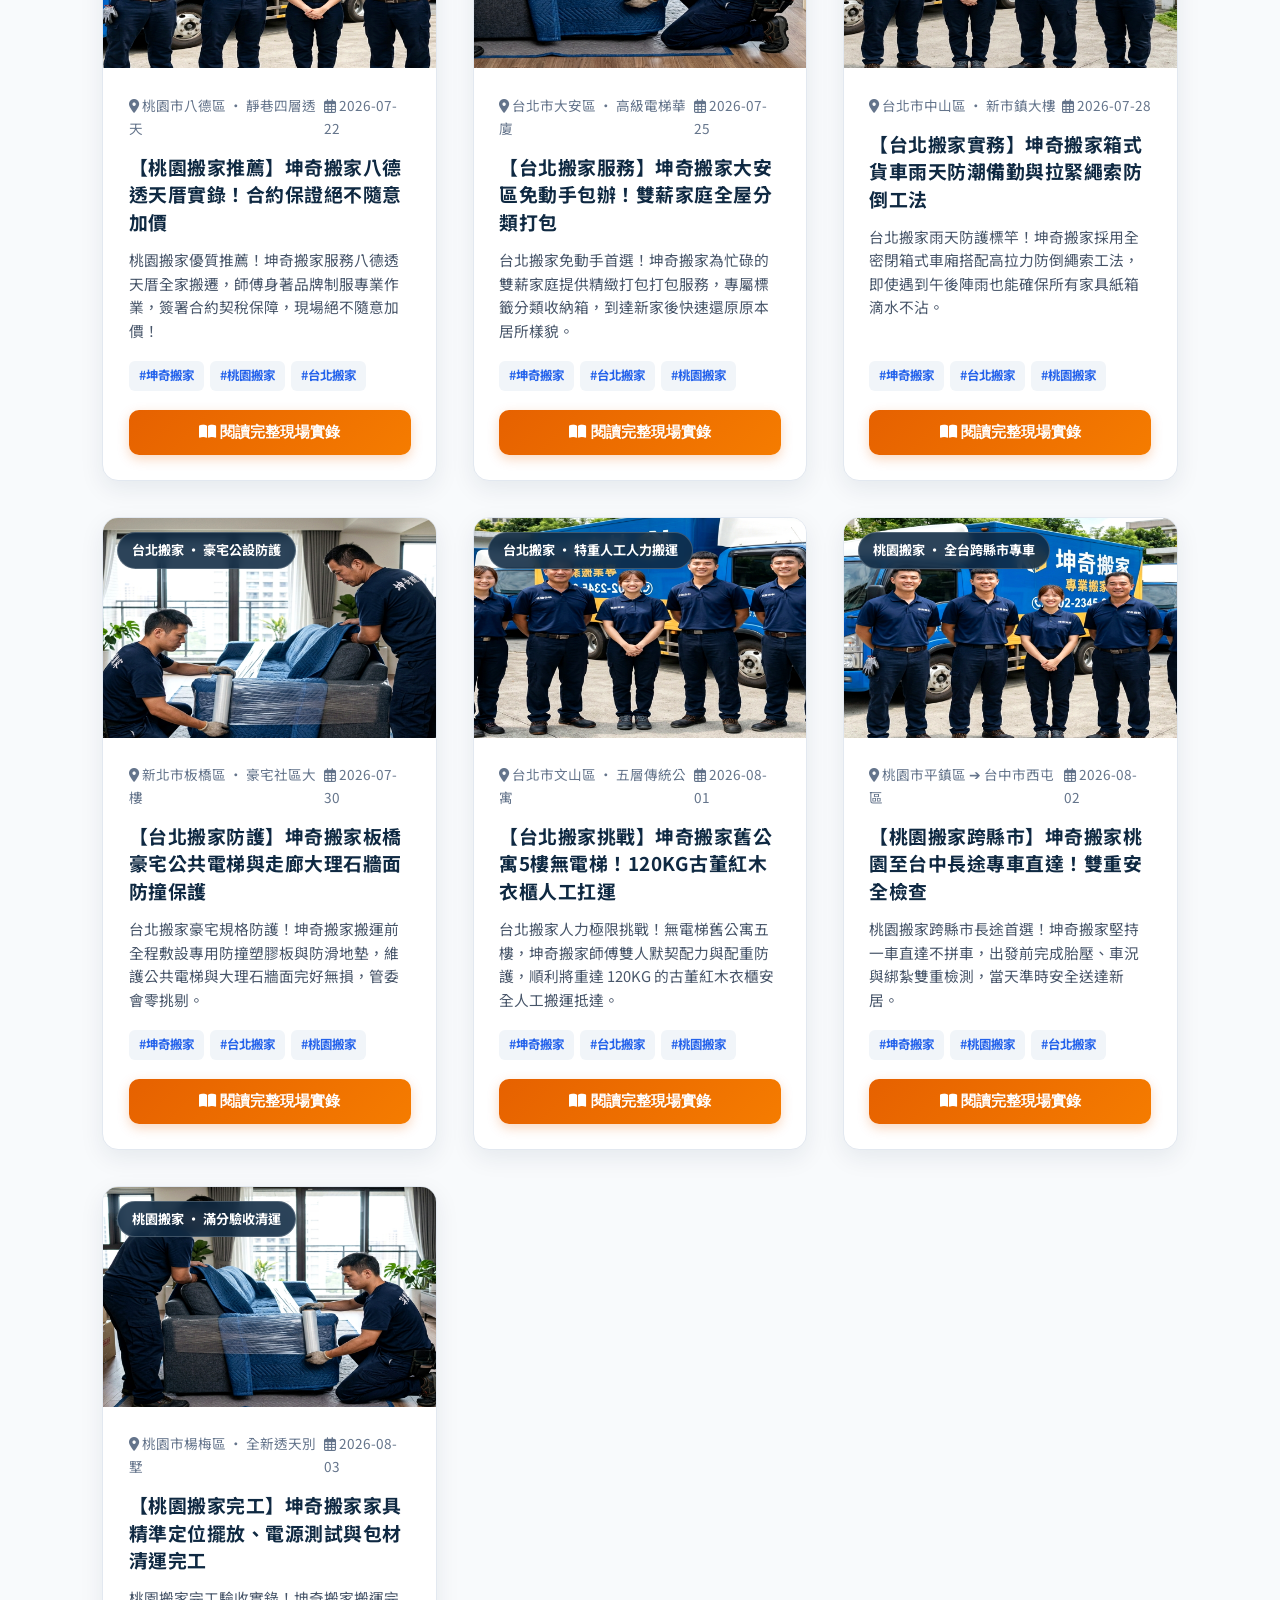
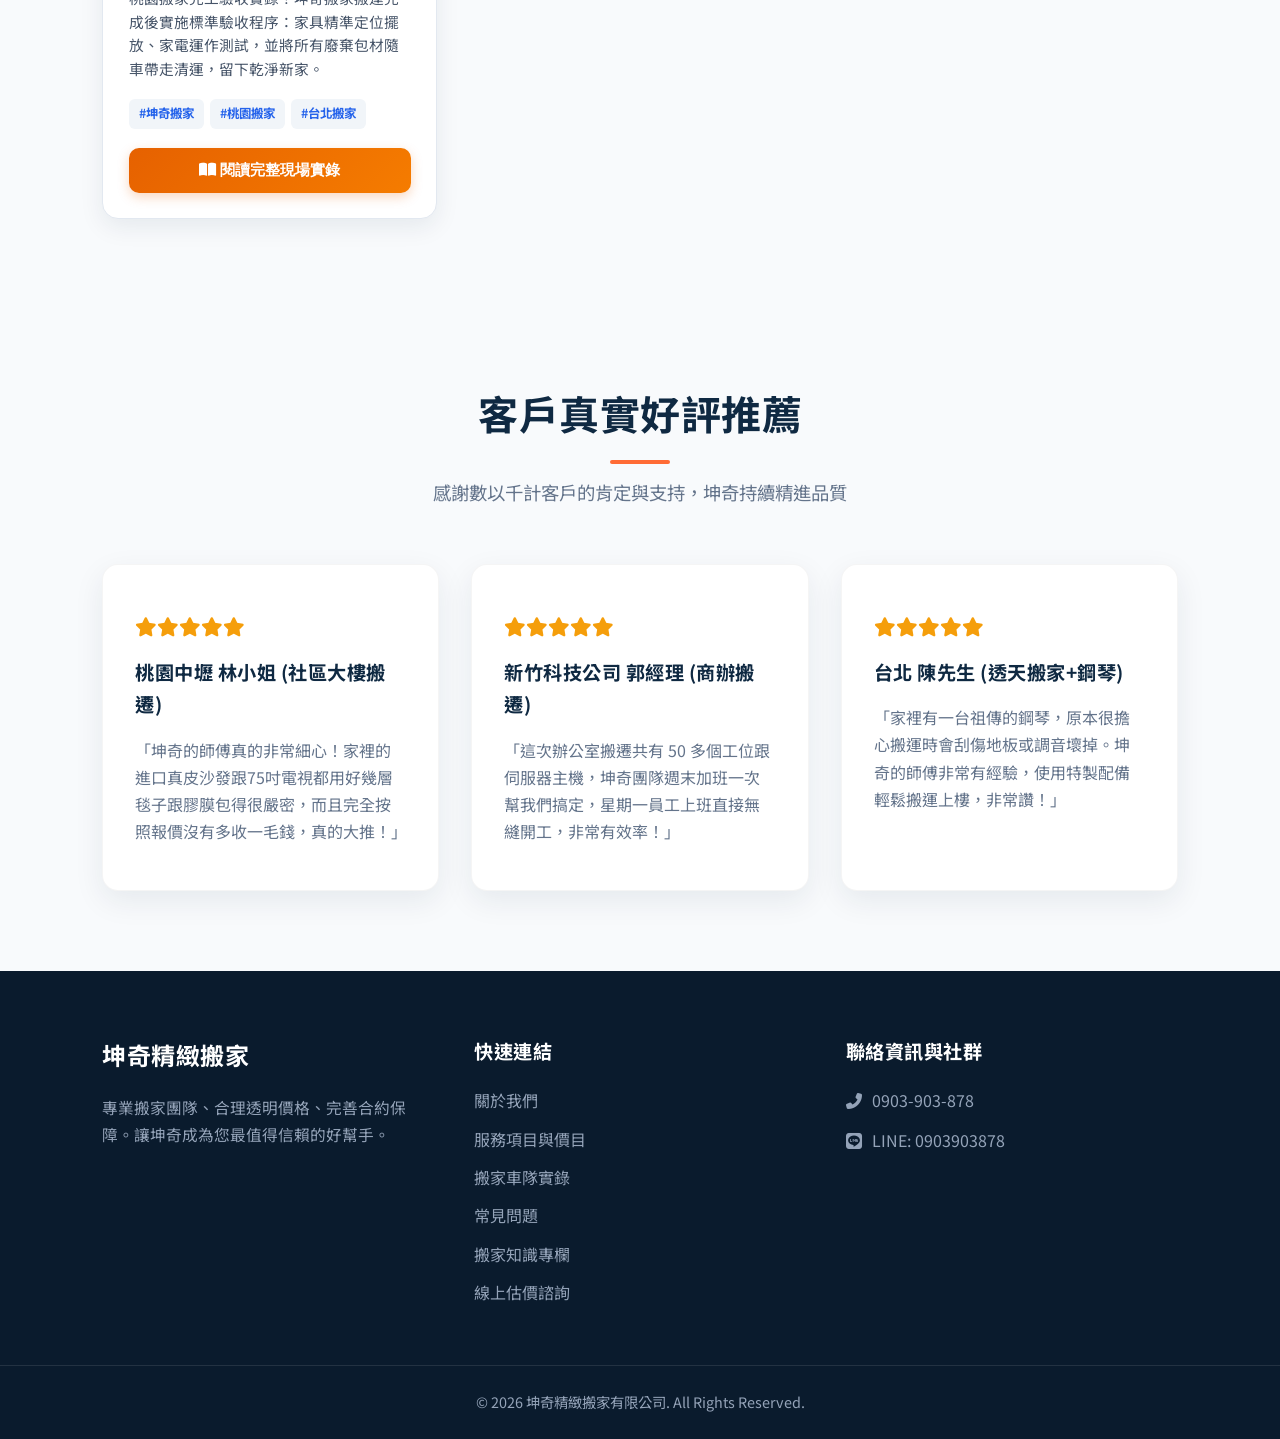
<file: gallery.html>
<!DOCTYPE html>
<html lang="zh-Hant">

<head>
    <meta charset="UTF-8">
    <meta name="viewport" content="width=device-width, initial-scale=1.0">
    <title>搬家車隊實錄與展示 | 坤奇精緻搬家 · 現場品質記錄</title>
    <meta name="description" content="瀏覽坤奇搬家真實作業紀錄與車隊現場。包含台北搬家、桃園搬家實錄，家具加厚防護包裝、大卡車車隊、鋼琴特重物件搬運與客戶實例。">
    <meta name="keywords" content="坤奇搬家, 台北搬家, 桃園搬家, 精緻搬家, 搬家車隊, 搬家估價">
    <link rel="stylesheet" href="css/style.css">
    <!-- Google Fonts -->
    <link href="https://fonts.googleapis.com/css2?family=Noto+Sans+TC:wght@300;400;500;700;800&family=Outfit:wght@500;600;700;800&display=swap" rel="stylesheet">
    <!-- Font Awesome Icons -->
    <link rel="stylesheet" href="https://cdnjs.cloudflare.com/ajax/libs/font-awesome/6.4.0/css/all.min.css">
</head>

<body>

    <!-- Top Announcement Bar -->
    <div class="top-bar">
        <div class="top-bar-info">
            <span><i class="fas fa-shield-alt"></i> 契稅合約保證 · 現場絕不隨意加價</span>
            <span><i class="fas fa-clock"></i> 服務時間：週一至週日 08:00 – 22:00</span>
        </div>
        <div class="top-bar-cta">
            <a href="tel:0903903878"><i class="fas fa-phone-alt"></i> 免費估價專線：0903-903-878</a>
        </div>
    </div>

    <!-- Header & Navigation -->
    <header>
        <div class="logo">
            <a href="index.html">
                <i class="fas fa-truck-moving"></i> 坤奇精緻搬家 <span>KUNQI MOVING</span>
            </a>
        </div>
        <nav>
            <div class="menu-toggle" id="menuToggle">
                <i class="fas fa-bars"></i>
            </div>
            <ul id="navMenu">
                <li><a href="index.html">首頁</a></li>
                <li><a href="services.html">服務與價目</a></li>
                <li><a href="gallery.html" class="active">搬家車隊實錄</a></li>
                <li><a href="about.html">關於我們</a></li>
                <li><a href="faq.html">常見問題</a></li>
                <li><a href="blog.html">搬家知識</a></li>
                <li><a href="contact.html">免費線上估價</a></li>
            </ul>
        </nav>
        <div class="header-cta-btn">
            <a href="contact.html" class="btn-header"><i class="far fa-paper-plane"></i> 立即估價</a>
        </div>
    </header>

    <!-- Page Hero Banner -->
    <section class="page-hero">
        <h1>搬家車隊實錄與展示</h1>
        <p>真實呈現每一場搬遷過程的細緻防護與專業態度</p>
    </section>

    <!-- Gallery Grid Section -->
    <section class="section-padding">
        <div class="section-title">
            <h2>10 大搬家現場實錄與案例解析</h2>
            <p>嚴謹工序與專業裝備，【坤奇搬家】台北搬家與桃園搬家首選，點擊可閱讀完整現場故事</p>
        </div>

        <!-- Dynamic 10 Articles Grid -->
        <div class="article-grid" id="galleryArticleGrid"></div>
    </section>

    <!-- Modal Popup for Article Reading -->
    <div class="modal-overlay" id="articleModal">
        <div class="modal-container">
            <button class="modal-close-btn" id="modalCloseBtn"><i class="fas fa-times"></i></button>
            <div id="modalArticleBody"></div>
        </div>
    </div>

    <!-- Testimonial Section -->
    <section class="section-padding" style="background-color: #F8FAFC;">
        <div class="section-title">
            <h2>客戶真實好評推薦</h2>
            <p>感謝數以千計客戶的肯定與支持，坤奇持續精進品質</p>
        </div>

        <div class="about-grid">
            <div class="about-card" style="text-align: left;">
                <div style="color: #F59E0B; font-size: 1.2rem; margin-bottom: 0.8rem;">
                    <i class="fas fa-star"></i><i class="fas fa-star"></i><i class="fas fa-star"></i><i class="fas fa-star"></i><i class="fas fa-star"></i>
                </div>
                <h3 style="font-size: 1.2rem;">桃園中壢 林小姐 (社區大樓搬遷)</h3>
                <p>「坤奇的師傅真的非常細心！家裡的進口真皮沙發跟75吋電視都用好幾層毯子跟膠膜包得很嚴密，而且完全按照報價沒有多收一毛錢，真的大推！」</p>
            </div>

            <div class="about-card" style="text-align: left;">
                <div style="color: #F59E0B; font-size: 1.2rem; margin-bottom: 0.8rem;">
                    <i class="fas fa-star"></i><i class="fas fa-star"></i><i class="fas fa-star"></i><i class="fas fa-star"></i><i class="fas fa-star"></i>
                </div>
                <h3 style="font-size: 1.2rem;">新竹科技公司 郭經理 (商辦搬遷)</h3>
                <p>「這次辦公室搬遷共有 50 多個工位跟伺服器主機，坤奇團隊週末加班一次幫我們搞定，星期一員工上班直接無縫開工，非常有效率！」</p>
            </div>

            <div class="about-card" style="text-align: left;">
                <div style="color: #F59E0B; font-size: 1.2rem; margin-bottom: 0.8rem;">
                    <i class="fas fa-star"></i><i class="fas fa-star"></i><i class="fas fa-star"></i><i class="fas fa-star"></i><i class="fas fa-star"></i>
                </div>
                <h3 style="font-size: 1.2rem;">台北 陳先生 (透天搬家+鋼琴)</h3>
                <p>「家裡有一台祖傳的鋼琴，原本很擔心搬運時會刮傷地板或調音壞掉。坤奇的師傅非常有經驗，使用特製配備輕鬆搬運上樓，非常讚！」</p>
            </div>
        </div>
    </section>

    <!-- Footer -->
    <footer>
        <div class="footer-container">
            <div class="footer-col">
                <h3>坤奇精緻搬家</h3>
                <p>專業搬家團隊、合理透明價格、完善合約保障。讓坤奇成為您最值得信賴的好幫手。</p>
            </div>
            <div class="footer-col">
                <h4>快速連結</h4>
                <ul>
                    <li><a href="about.html">關於我們</a></li>
                    <li><a href="services.html">服務項目與價目</a></li>
                    <li><a href="gallery.html">搬家車隊實錄</a></li>
                    <li><a href="faq.html">常見問題</a></li>
                    <li><a href="blog.html">搬家知識專欄</a></li>
                    <li><a href="contact.html">線上估價諮詢</a></li>
                </ul>
            </div>
            <div class="footer-col">
                <h4>聯絡資訊與社群</h4>
                <div class="footer-socials">
                    <a href="tel:0903903878"><i class="fas fa-phone-alt"></i> 0903-903-878</a>
                    <a href="https://line.me" target="_blank"><i class="fab fa-line"></i> LINE: 0903903878</a>
                </div>
            </div>
        </div>
        <div class="footer-bottom">
            <p>&copy; 2026 坤奇精緻搬家有限公司. All Rights Reserved.</p>
        </div>
    </footer>

    <!-- Floating Action Buttons -->
    <div class="floating-buttons">
        <a href="https://line.me" target="_blank" class="floating-btn line" title="LINE 專員估價">
            <i class="fab fa-line"></i>
        </a>
        <a href="tel:0903903878" class="floating-btn phone" title="免費電話估價">
            <i class="fas fa-phone-alt"></i>
        </a>
    </div>

    <!-- Main JavaScript -->
    <script src="js/main.js"></script>
    <script src="js/articles.js"></script>
    <script src="js/gallery-modal.js"></script>
</body>

</html>
</file>
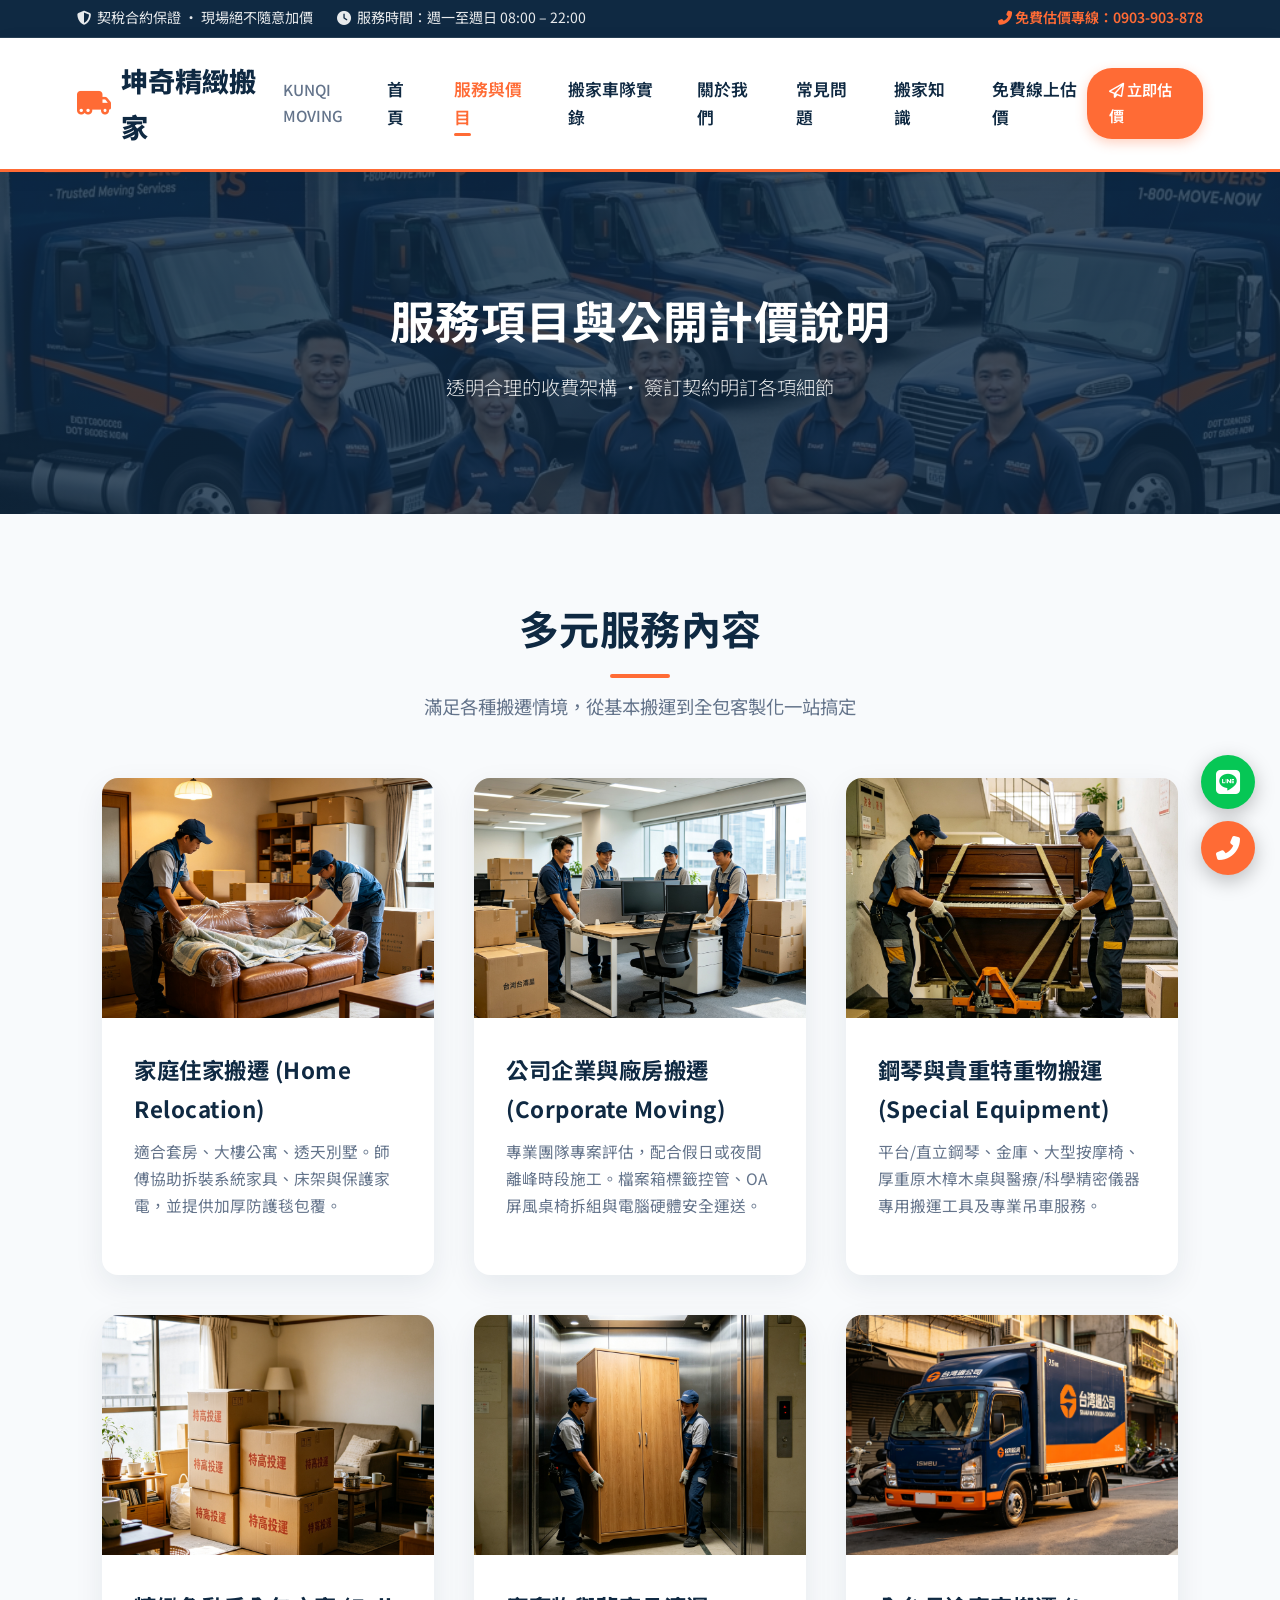
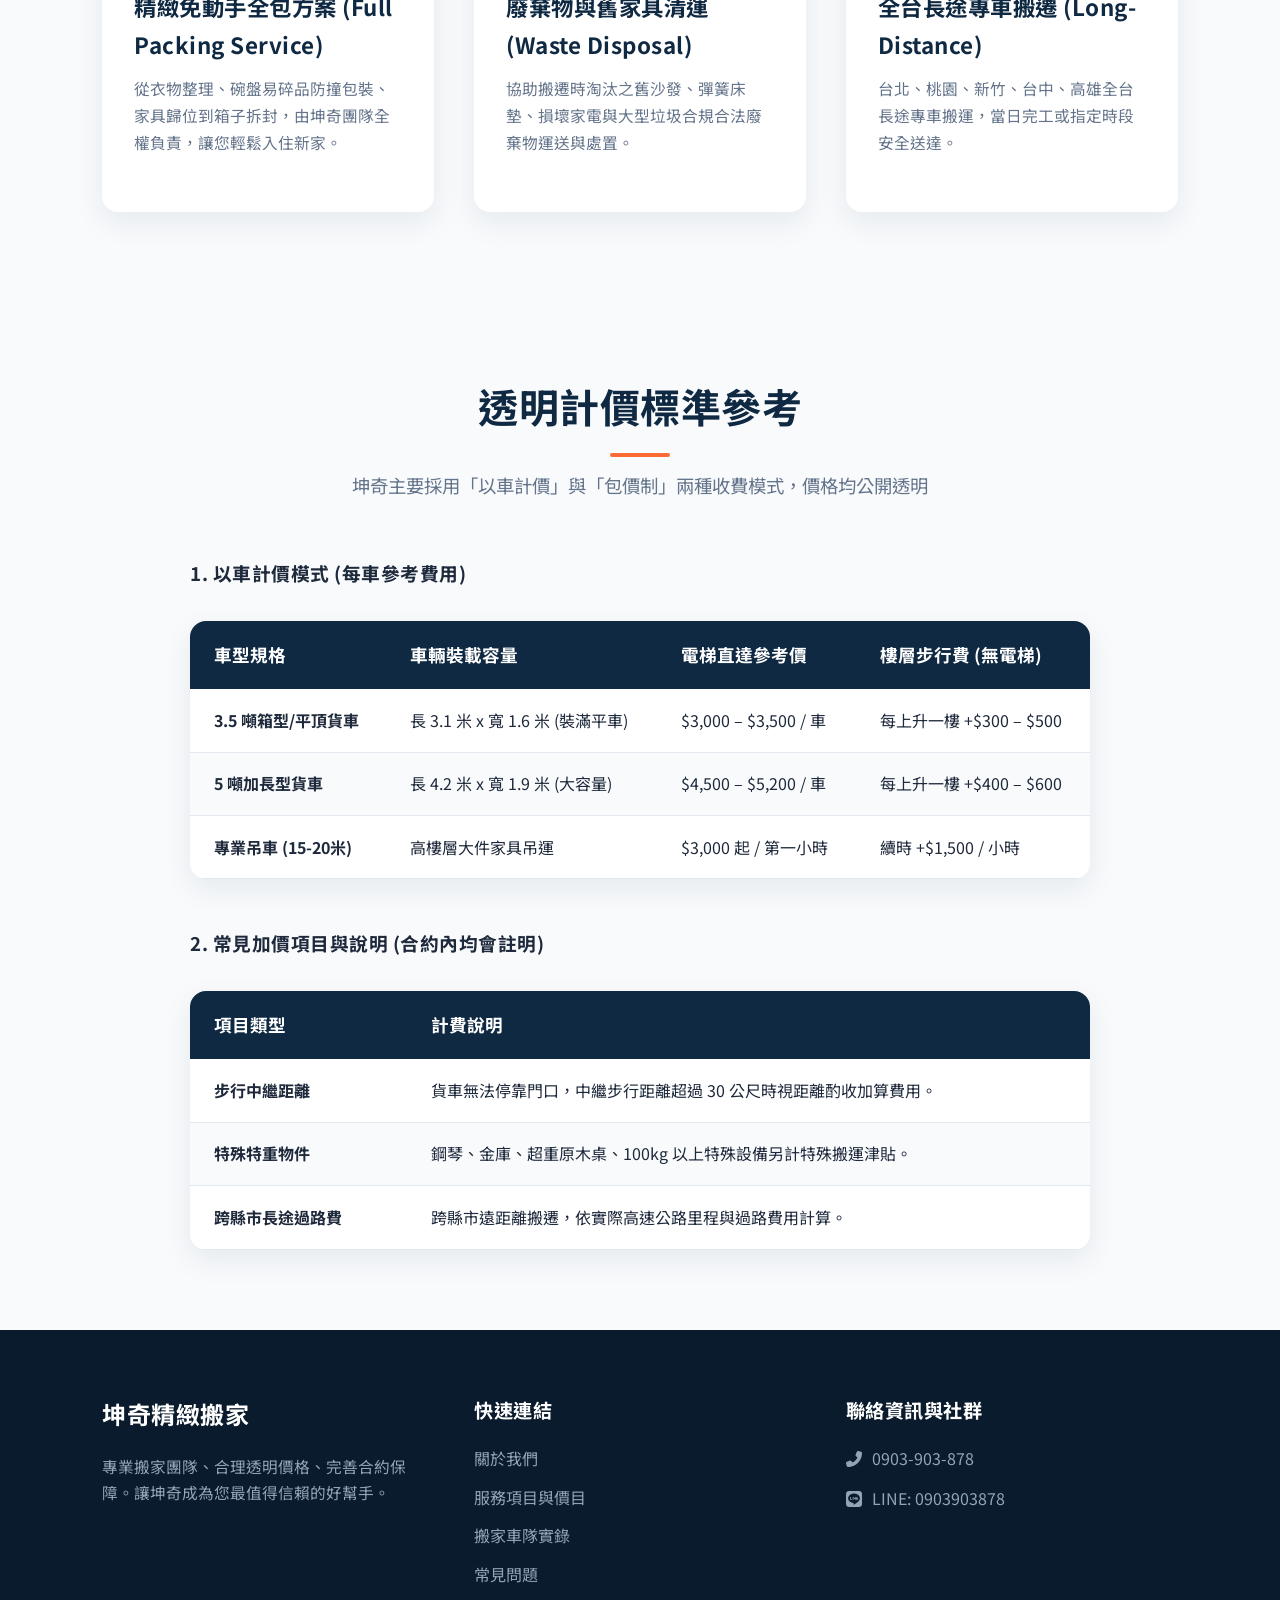
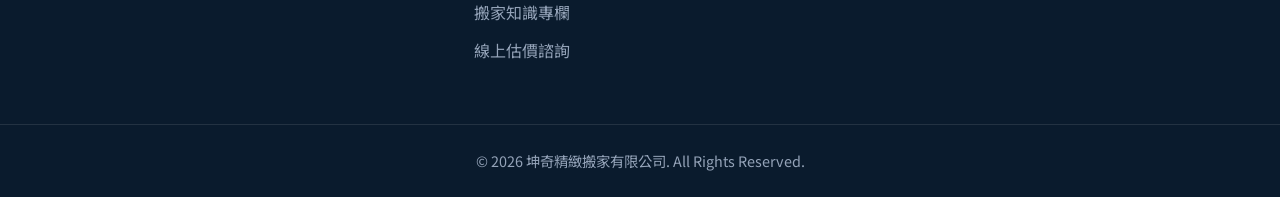
<file: services.html>
<!DOCTYPE html>
<html lang="zh-Hant">

<head>
    <meta charset="UTF-8">
    <meta name="viewport" content="width=device-width, initial-scale=1.0">
    <title>服務與計價標準 | 坤奇精緻搬家 · 透明公開收費</title>
    <meta name="description" content="坤奇搬家詳細服務項目介紹與收費標準說明。包含以車計價、包價制、精緻防護包裝、廢棄物清運與大型家具拆裝，價格公開透明。">
    <meta name="keywords" content="坤奇搬家, 台北搬家, 桃園搬家, 精緻搬家, 搬家車隊, 搬家估價">
    <link rel="stylesheet" href="css/style.css">
    <!-- Google Fonts -->
    <link href="https://fonts.googleapis.com/css2?family=Noto+Sans+TC:wght@300;400;500;700;800&family=Outfit:wght@500;600;700;800&display=swap" rel="stylesheet">
    <!-- Font Awesome Icons -->
    <link rel="stylesheet" href="https://cdnjs.cloudflare.com/ajax/libs/font-awesome/6.4.0/css/all.min.css">
</head>

<body>

    <!-- Top Announcement Bar -->
    <div class="top-bar">
        <div class="top-bar-info">
            <span><i class="fas fa-shield-alt"></i> 契稅合約保證 · 現場絕不隨意加價</span>
            <span><i class="fas fa-clock"></i> 服務時間：週一至週日 08:00 – 22:00</span>
        </div>
        <div class="top-bar-cta">
            <a href="tel:0903903878"><i class="fas fa-phone-alt"></i> 免費估價專線：0903-903-878</a>
        </div>
    </div>

    <!-- Header & Navigation -->
    <header>
        <div class="logo">
            <a href="index.html">
                <i class="fas fa-truck-moving"></i> 坤奇精緻搬家 <span>KUNQI MOVING</span>
            </a>
        </div>
        <nav>
            <div class="menu-toggle" id="menuToggle">
                <i class="fas fa-bars"></i>
            </div>
            <ul id="navMenu">
                <li><a href="index.html">首頁</a></li>
                <li><a href="services.html" class="active">服務與價目</a></li>
                <li><a href="gallery.html">搬家車隊實錄</a></li>
                <li><a href="about.html">關於我們</a></li>
                <li><a href="faq.html">常見問題</a></li>
                <li><a href="blog.html">搬家知識</a></li>
                <li><a href="contact.html">免費線上估價</a></li>
            </ul>
        </nav>
        <div class="header-cta-btn">
            <a href="contact.html" class="btn-header"><i class="far fa-paper-plane"></i> 立即估價</a>
        </div>
    </header>

    <!-- Page Hero Banner -->
    <section class="page-hero">
        <h1>服務項目與公開計價說明</h1>
        <p>透明合理的收費架構 · 簽訂契約明訂各項細節</p>
    </section>

    <!-- Detailed Services Section -->
    <section class="section-padding">
        <div class="section-title">
            <h2>多元服務內容</h2>
            <p>滿足各種搬遷情境，從基本搬運到全包客製化一站搞定</p>
        </div>

        <div class="services-grid">
            <div class="service-card">
                <div class="service-img">
                    <img src="images/new_sofa_wrap.jpg" alt="家庭住家搬遷">
                </div>
                <div class="service-info">
                    <h3>家庭住家搬遷 (Home Relocation)</h3>
                    <p>適合套房、大樓公寓、透天別墅。師傅協助拆裝系統家具、床架與保護家電，並提供加厚防護毯包覆。</p>
                </div>
            </div>

            <div class="service-card">
                <div class="service-img">
                    <img src="images/new_office.jpg" alt="公司商辦搬遷">
                </div>
                <div class="service-info">
                    <h3>公司企業與廠房搬遷 (Corporate Moving)</h3>
                    <p>專業團隊專案評估，配合假日或夜間離峰時段施工。檔案箱標籤控管、OA屏風桌椅拆組與電腦硬體安全運送。</p>
                </div>
            </div>

            <div class="service-card">
                <div class="service-img">
                    <img src="images/new_piano.jpg" alt="鋼琴與貴重特重物搬運">
                </div>
                <div class="service-info">
                    <h3>鋼琴與貴重特重物搬運 (Special Equipment)</h3>
                    <p>平台/直立鋼琴、金庫、大型按摩椅、厚重原木樟木桌與醫療/科學精密儀器專用搬運工具及專業吊車服務。</p>
                </div>
            </div>

            <div class="service-card">
                <div class="service-img">
                    <img src="images/new_boxes.jpg" alt="精緻免動手打包服務">
                </div>
                <div class="service-info">
                    <h3>精緻免動手全包方案 (Full Packing Service)</h3>
                    <p>從衣物整理、碗盤易碎品防撞包裝、家具歸位到箱子拆封，由坤奇團隊全權負責，讓您輕鬆入住新家。</p>
                </div>
            </div>

            <div class="service-card">
                <div class="service-img">
                    <img src="images/new_elevator.jpg" alt="舊家家具與廢棄物清運">
                </div>
                <div class="service-info">
                    <h3>廢棄物與舊家具清運 (Waste Disposal)</h3>
                    <p>協助搬遷時淘汰之舊沙發、彈簧床墊、損壞家電與大型垃圾合規合法廢棄物運送與處置。</p>
                </div>
            </div>

            <div class="service-card">
                <div class="service-img">
                    <img src="images/new_hero_truck.jpg" alt="長途跨縣市專車">
                </div>
                <div class="service-info">
                    <h3>全台長途專車搬遷 (Long-Distance)</h3>
                    <p>台北、桃園、新竹、台中、高雄全台長途專車搬運，當日完工或指定時段安全送達。</p>
                </div>
            </div>
        </div>
    </section>

    <!-- Pricing Tables Section -->
    <section class="section-padding" style="background-color: #F8FAFC;">
        <div class="section-title">
            <h2>透明計價標準參考</h2>
            <p>坤奇主要採用「以車計價」與「包價制」兩種收費模式，價格均公開透明</p>
        </div>

        <div style="max-width: 900px; margin: 0 auto;">
            <h3>1. 以車計價模式 (每車參考費用)</h3>
            <div class="pricing-table-wrapper">
                <table class="pricing-table">
                    <thead>
                        <tr>
                            <th>車型規格</th>
                            <th>車輛裝載容量</th>
                            <th>電梯直達參考價</th>
                            <th>樓層步行費 (無電梯)</th>
                        </tr>
                    </thead>
                    <tbody>
                        <tr>
                            <td><strong>3.5 噸箱型/平頂貨車</strong></td>
                            <td>長 3.1 米 x 寬 1.6 米 (裝滿平車)</td>
                            <td>$3,000 – $3,500 / 車</td>
                            <td>每上升一樓 +$300 – $500</td>
                        </tr>
                        <tr>
                            <td><strong>5 噸加長型貨車</strong></td>
                            <td>長 4.2 米 x 寬 1.9 米 (大容量)</td>
                            <td>$4,500 – $5,200 / 車</td>
                            <td>每上升一樓 +$400 – $600</td>
                        </tr>
                        <tr>
                            <td><strong>專業吊車 (15-20米)</strong></td>
                            <td>高樓層大件家具吊運</td>
                            <td>$3,000 起 / 第一小時</td>
                            <td>續時 +$1,500 / 小時</td>
                        </tr>
                    </tbody>
                </table>
            </div>

            <div style="margin-top: 3rem;">
                <h3>2. 常見加價項目與說明 (合約內均會註明)</h3>
                <div class="pricing-table-wrapper">
                    <table class="pricing-table">
                        <thead>
                            <tr>
                                <th>項目類型</th>
                                <th>計費說明</th>
                            </tr>
                        </thead>
                        <tbody>
                            <tr>
                                <td><strong>步行中繼距離</strong></td>
                                <td>貨車無法停靠門口，中繼步行距離超過 30 公尺時視距離酌收加算費用。</td>
                            </tr>
                            <tr>
                                <td><strong>特殊特重物件</strong></td>
                                <td>鋼琴、金庫、超重原木桌、100kg 以上特殊設備另計特殊搬運津貼。</td>
                            </tr>
                            <tr>
                                <td><strong>跨縣市長途過路費</strong></td>
                                <td>跨縣市遠距離搬遷，依實際高速公路里程與過路費用計算。</td>
                            </tr>
                        </tbody>
                    </table>
                </div>
            </div>
        </div>
    </section>

    <!-- Footer -->
    <footer>
        <div class="footer-container">
            <div class="footer-col">
                <h3>坤奇精緻搬家</h3>
                <p>專業搬家團隊、合理透明價格、完善合約保障。讓坤奇成為您最值得信賴的好幫手。</p>
            </div>
            <div class="footer-col">
                <h4>快速連結</h4>
                <ul>
                    <li><a href="about.html">關於我們</a></li>
                    <li><a href="services.html">服務項目與價目</a></li>
                    <li><a href="gallery.html">搬家車隊實錄</a></li>
                    <li><a href="faq.html">常見問題</a></li>
                    <li><a href="blog.html">搬家知識專欄</a></li>
                    <li><a href="contact.html">線上估價諮詢</a></li>
                </ul>
            </div>
            <div class="footer-col">
                <h4>聯絡資訊與社群</h4>
                <div class="footer-socials">
                    <a href="tel:0903903878"><i class="fas fa-phone-alt"></i> 0903-903-878</a>
                    <a href="https://line.me" target="_blank"><i class="fab fa-line"></i> LINE: 0903903878</a>
                </div>
            </div>
        </div>
        <div class="footer-bottom">
            <p>&copy; 2026 坤奇精緻搬家有限公司. All Rights Reserved.</p>
        </div>
    </footer>

    <!-- Floating Action Buttons -->
    <div class="floating-buttons">
        <a href="https://line.me" target="_blank" class="floating-btn line" title="LINE 專員估價">
            <i class="fab fa-line"></i>
        </a>
        <a href="tel:0903903878" class="floating-btn phone" title="免費電話估價">
            <i class="fas fa-phone-alt"></i>
        </a>
    </div>

    <!-- Main JavaScript -->
    <script src="js/main.js"></script>
</body>

</html>
</file>
<file: css/style.css>
/* Modern Premium Moving Company Design System for 坤奇精緻搬家 */
:root {
    --primary-bg: #F8FAFC;
    --card-bg: #FFFFFF;
    --brand-navy: #0F2942;
    --brand-navy-light: #1E3A8A;
    --accent-orange: #FF6B35;
    --accent-orange-hover: #E85D04;
    --text-dark: #1E293B;
    --text-muted: #64748B;
    --text-light: #FFFFFF;
    --font-heading: 'Noto Sans TC', 'Outfit', sans-serif;
    --font-body: 'Noto Sans TC', sans-serif;
    --transition: all 0.35s cubic-bezier(0.25, 0.8, 0.25, 1);
    --shadow-soft: 0 10px 30px rgba(15, 41, 66, 0.08);
    --shadow-hover: 0 18px 40px rgba(255, 107, 53, 0.18);
}

* {
    margin: 0;
    padding: 0;
    box-sizing: border-box;
}

html {
    scroll-behavior: smooth;
}

body {
    font-family: var(--font-body);
    background-color: var(--primary-bg);
    color: var(--text-dark);
    line-height: 1.7;
    overflow-x: hidden;
}

h1, h2, h3, h4 {
    font-family: var(--font-heading);
    font-weight: 700;
    letter-spacing: 0.5px;
}

a {
    text-decoration: none;
    color: inherit;
    transition: var(--transition);
}

/* Top Announcement Bar */
.top-bar {
    background-color: var(--brand-navy);
    color: rgba(255, 255, 255, 0.9);
    padding: 0.4rem 6%;
    font-size: 0.88rem;
    display: flex;
    justify-content: space-between;
    align-items: center;
    border-bottom: 1px solid rgba(255, 255, 255, 0.1);
}

.top-bar-info {
    display: flex;
    gap: 1.5rem;
}

.top-bar-info span {
    display: flex;
    align-items: center;
    gap: 6px;
}

.top-bar-cta a {
    color: var(--accent-orange);
    font-weight: 600;
}

.top-bar-cta a:hover {
    text-decoration: underline;
}

/* Header & Navigation */
header {
    display: flex;
    justify-content: space-between;
    align-items: center;
    padding: 1.2rem 6%;
    background-color: rgba(255, 255, 255, 0.97);
    backdrop-filter: blur(10px);
    position: sticky;
    top: 0;
    z-index: 1000;
    box-shadow: 0 4px 20px rgba(0, 0, 0, 0.05);
    border-bottom: 3px solid var(--accent-orange);
}

.logo a {
    font-size: 1.7rem;
    font-weight: 800;
    color: var(--brand-navy);
    display: flex;
    align-items: center;
    gap: 10px;
}

.logo a i {
    color: var(--accent-orange);
}

.logo a span {
    font-size: 0.95rem;
    color: var(--text-muted);
    font-weight: 500;
}

.menu-toggle {
    display: none;
    font-size: 1.6rem;
    cursor: pointer;
    color: var(--brand-navy);
}

nav ul {
    display: flex;
    list-style: none;
    gap: 2.2rem;
}

nav a {
    font-size: 1.05rem;
    font-weight: 600;
    color: var(--brand-navy);
    position: relative;
    padding: 0.3rem 0;
}

nav a::after {
    content: '';
    position: absolute;
    width: 0;
    height: 3px;
    bottom: -2px;
    left: 0;
    background-color: var(--accent-orange);
    transition: var(--transition);
    border-radius: 2px;
}

nav a:hover::after, nav a.active::after {
    width: 100%;
}

nav a.active {
    color: var(--accent-orange);
}

.header-cta-btn {
    display: flex;
    align-items: center;
    gap: 10px;
}

.btn-header {
    padding: 0.6rem 1.4rem;
    background-color: var(--accent-orange);
    color: #fff;
    font-weight: 600;
    font-size: 0.95rem;
    border-radius: 25px;
    box-shadow: 0 4px 12px rgba(255, 107, 53, 0.3);
}

.btn-header:hover {
    background-color: var(--accent-orange-hover);
    transform: translateY(-2px);
}

/* Hero Section */
.hero {
    height: 85vh;
    min-height: 550px;
    background: linear-gradient(rgba(15, 41, 66, 0.72), rgba(15, 41, 66, 0.72)), url('../images/hero_bg.png');
    background-size: cover;
    background-position: center;
    display: flex;
    justify-content: center;
    align-items: center;
    text-align: center;
    color: var(--text-light);
    padding: 0 1.5rem;
    position: relative;
}

.hero-content {
    max-width: 850px;
}

.hero-badge {
    display: inline-block;
    padding: 0.4rem 1.2rem;
    background-color: rgba(255, 107, 53, 0.9);
    color: #fff;
    font-size: 0.95rem;
    font-weight: 600;
    border-radius: 20px;
    margin-bottom: 1.5rem;
    letter-spacing: 1px;
}

.hero h1 {
    font-size: 3.6rem;
    margin-bottom: 1.2rem;
    text-shadow: 0 4px 15px rgba(0, 0, 0, 0.4);
    line-height: 1.25;
}

.hero p {
    font-size: 1.4rem;
    margin-bottom: 2.5rem;
    font-weight: 300;
    opacity: 0.95;
}

.hero-buttons {
    display: flex;
    justify-content: center;
    gap: 1.2rem;
    flex-wrap: wrap;
}

.btn-primary {
    display: inline-flex;
    align-items: center;
    gap: 10px;
    padding: 0.9rem 2.5rem;
    background-color: var(--accent-orange);
    color: var(--text-light);
    font-size: 1.1rem;
    font-weight: 600;
    border-radius: 30px;
    border: 2px solid var(--accent-orange);
    cursor: pointer;
    transition: var(--transition);
    box-shadow: 0 6px 20px rgba(255, 107, 53, 0.35);
}

.btn-primary:hover {
    background-color: var(--accent-orange-hover);
    border-color: var(--accent-orange-hover);
    transform: translateY(-3px);
}

.btn-secondary {
    display: inline-flex;
    align-items: center;
    gap: 10px;
    padding: 0.9rem 2.2rem;
    background-color: rgba(255, 255, 255, 0.15);
    color: #fff;
    font-size: 1.1rem;
    font-weight: 600;
    border-radius: 30px;
    border: 2px solid rgba(255, 255, 255, 0.8);
    backdrop-filter: blur(5px);
    transition: var(--transition);
}

.btn-secondary:hover {
    background-color: #fff;
    color: var(--brand-navy);
    transform: translateY(-3px);
}

/* Page Hero Banner */
.page-hero {
    height: 38vh;
    min-height: 280px;
    background: linear-gradient(rgba(15, 41, 66, 0.8), rgba(15, 41, 66, 0.8)), url('../images/hero_bg.png');
    background-size: cover;
    background-position: center;
    display: flex;
    flex-direction: column;
    justify-content: center;
    align-items: center;
    text-align: center;
    color: #fff;
    padding: 0 1rem;
}

.page-hero h1 {
    font-size: 2.8rem;
    margin-bottom: 0.8rem;
}

.page-hero p {
    font-size: 1.2rem;
    font-weight: 300;
    opacity: 0.9;
}

/* Section Common */
.section-padding {
    padding: 5rem 8%;
}

.section-title {
    text-align: center;
    margin-bottom: 3.5rem;
}

.section-title h2 {
    font-size: 2.5rem;
    color: var(--brand-navy);
    margin-bottom: 0.8rem;
    position: relative;
    display: inline-block;
}

.section-title h2::after {
    content: '';
    display: block;
    width: 60px;
    height: 4px;
    background-color: var(--accent-orange);
    margin: 0.8rem auto 0;
    border-radius: 2px;
}

.section-title p {
    color: var(--text-muted);
    font-size: 1.15rem;
    max-width: 700px;
    margin: 0 auto;
}

/* About / Advantages Cards */
.about-grid {
    display: grid;
    grid-template-columns: repeat(auto-fit, minmax(300px, 1fr));
    gap: 2rem;
}

.about-card {
    background-color: var(--card-bg);
    padding: 2.8rem 2rem;
    border-radius: 16px;
    text-align: center;
    box-shadow: var(--shadow-soft);
    transition: var(--transition);
    border: 1px solid rgba(0, 0, 0, 0.04);
}

.about-card:hover {
    transform: translateY(-8px);
    box-shadow: var(--shadow-hover);
    border-color: rgba(255, 107, 53, 0.2);
}

.about-icon {
    width: 75px;
    height: 75px;
    background-color: rgba(255, 107, 53, 0.1);
    color: var(--accent-orange);
    font-size: 2.2rem;
    border-radius: 50%;
    display: flex;
    align-items: center;
    justify-content: center;
    margin: 0 auto 1.5rem;
    transition: var(--transition);
}

.about-card:hover .about-icon {
    background-color: var(--accent-orange);
    color: #fff;
    transform: scale(1.1);
}

.about-card h3 {
    font-size: 1.4rem;
    margin-bottom: 1rem;
    color: var(--brand-navy);
}

.about-card p {
    color: var(--text-muted);
    font-size: 1rem;
}

/* Services Grid */
.services-grid {
    display: grid;
    grid-template-columns: repeat(auto-fit, minmax(320px, 1fr));
    gap: 2.5rem;
}

.service-card {
    background-color: var(--card-bg);
    border-radius: 16px;
    overflow: hidden;
    box-shadow: var(--shadow-soft);
    transition: var(--transition);
    display: flex;
    flex-direction: column;
}

.service-card:hover {
    transform: translateY(-8px);
    box-shadow: var(--shadow-hover);
}

.service-img {
    height: 240px;
    overflow: hidden;
    position: relative;
}

.service-img img {
    width: 100%;
    height: 100%;
    object-fit: cover;
    transition: var(--transition);
}

.service-card:hover .service-img img {
    transform: scale(1.08);
}

.service-info {
    padding: 2rem;
    display: flex;
    flex-direction: column;
    flex-grow: 1;
}

.service-info h3 {
    font-size: 1.4rem;
    margin-bottom: 0.8rem;
    color: var(--brand-navy);
}

.service-info p {
    color: var(--text-muted);
    font-size: 0.98rem;
    margin-bottom: 1.5rem;
    flex-grow: 1;
}

.card-link {
    color: var(--accent-orange);
    font-weight: 700;
    display: inline-flex;
    align-items: center;
    gap: 8px;
}

.card-link:hover {
    color: var(--accent-orange-hover);
    transform: translateX(5px);
}

/* Moving Process Steps Section */
.process-grid {
    display: grid;
    grid-template-columns: repeat(auto-fit, minmax(230px, 1fr));
    gap: 1.8rem;
    position: relative;
}

.process-step {
    background: var(--card-bg);
    padding: 2.2rem 1.5rem;
    border-radius: 16px;
    text-align: center;
    box-shadow: var(--shadow-soft);
    position: relative;
    border-top: 4px solid var(--brand-navy);
    transition: var(--transition);
}

.process-step:hover {
    border-top-color: var(--accent-orange);
    transform: translateY(-6px);
}

.step-number {
    position: absolute;
    top: -20px;
    left: 50%;
    transform: translateX(-50%);
    width: 40px;
    height: 40px;
    background-color: var(--accent-orange);
    color: #fff;
    font-weight: 800;
    font-size: 1.2rem;
    border-radius: 50%;
    display: flex;
    align-items: center;
    justify-content: center;
    box-shadow: 0 4px 10px rgba(255, 107, 53, 0.4);
}

.step-icon {
    font-size: 2.2rem;
    color: var(--brand-navy);
    margin: 1.2rem 0 1rem;
}

.process-step h3 {
    font-size: 1.25rem;
    color: var(--brand-navy);
    margin-bottom: 0.6rem;
}

.process-step p {
    font-size: 0.95rem;
    color: var(--text-muted);
}

/* Gallery Highlight Section */
.gallery-preview-grid {
    display: grid;
    grid-template-columns: repeat(auto-fit, minmax(300px, 1fr));
    gap: 1.8rem;
}

.gallery-preview-item {
    position: relative;
    border-radius: 14px;
    overflow: hidden;
    height: 260px;
    box-shadow: var(--shadow-soft);
}

.gallery-preview-item img {
    width: 100%;
    height: 100%;
    object-fit: cover;
    transition: var(--transition);
}

.gallery-preview-item:hover img {
    transform: scale(1.1);
}

.gallery-preview-item .overlay {
    position: absolute;
    top: 0;
    left: 0;
    width: 100%;
    height: 100%;
    background: linear-gradient(to top, rgba(15, 41, 66, 0.85), transparent);
    display: flex;
    align-items: flex-end;
    padding: 1.5rem;
    color: #fff;
    opacity: 0;
    transition: var(--transition);
}

.gallery-preview-item:hover .overlay {
    opacity: 1;
}

.gallery-preview-item .overlay span {
    font-size: 1.15rem;
    font-weight: 600;
}

/* Store Info CTA Section */
.store-cta-section {
    background: linear-gradient(135deg, var(--brand-navy) 0%, #153A5F 100%);
    color: #fff;
    padding: 4.5rem 8%;
}

.cta-container {
    display: grid;
    grid-template-columns: 1fr 1fr;
    gap: 3.5rem;
    align-items: center;
}

.cta-info h2 {
    font-size: 2.2rem;
    margin-bottom: 1.5rem;
    color: #fff;
}

.info-list {
    list-style: none;
}

.info-list li {
    font-size: 1.1rem;
    margin-bottom: 1rem;
    display: flex;
    align-items: center;
    gap: 12px;
}

.info-list li i {
    color: var(--accent-orange);
    font-size: 1.3rem;
    width: 24px;
}

.cta-action {
    background-color: rgba(255, 255, 255, 0.08);
    padding: 2.5rem;
    border-radius: 16px;
    border: 1px solid rgba(255, 255, 255, 0.15);
    text-align: center;
    backdrop-filter: blur(5px);
}

.cta-action h3 {
    font-size: 1.8rem;
    margin-bottom: 1rem;
}

.cta-action p {
    font-size: 1.05rem;
    opacity: 0.9;
    margin-bottom: 1.8rem;
}

.btn-line {
    display: inline-flex;
    align-items: center;
    justify-content: center;
    gap: 10px;
    padding: 0.9rem 2.2rem;
    background-color: #06C755;
    color: #fff;
    font-size: 1.1rem;
    font-weight: 700;
    border-radius: 30px;
    box-shadow: 0 4px 15px rgba(6, 199, 85, 0.4);
    transition: var(--transition);
}

.btn-line:hover {
    background-color: #05B34C;
    transform: translateY(-3px);
}

.btn-phone {
    display: inline-flex;
    align-items: center;
    justify-content: center;
    gap: 10px;
    padding: 0.9rem 2.2rem;
    background-color: var(--accent-orange);
    color: #fff;
    font-size: 1.1rem;
    font-weight: 700;
    border-radius: 30px;
    box-shadow: 0 4px 15px rgba(255, 107, 53, 0.4);
    transition: var(--transition);
    margin-left: 0.8rem;
}

.btn-phone:hover {
    background-color: var(--accent-orange-hover);
    transform: translateY(-3px);
}

/* Pricing Table */
.pricing-table-wrapper {
    background: #fff;
    border-radius: 16px;
    overflow: hidden;
    box-shadow: var(--shadow-soft);
    margin-top: 2rem;
}

.pricing-table {
    width: 100%;
    border-collapse: collapse;
    text-align: left;
}

.pricing-table th {
    background-color: var(--brand-navy);
    color: #fff;
    padding: 1.2rem 1.5rem;
    font-size: 1.1rem;
}

.pricing-table td {
    padding: 1.1rem 1.5rem;
    border-bottom: 1px solid #E2E8F0;
    color: var(--text-dark);
}

.pricing-table tr:nth-child(even) {
    background-color: #F8FAFC;
}

.pricing-table tr:hover {
    background-color: rgba(255, 107, 53, 0.05);
}

/* Contact / Quote Form Section */
.contact-container {
    display: grid;
    grid-template-columns: 1fr 1fr;
    gap: 3rem;
}

.contact-info-card {
    background-color: var(--card-bg);
    padding: 2.5rem;
    border-radius: 16px;
    box-shadow: var(--shadow-soft);
}

.contact-info-card h3 {
    font-size: 1.6rem;
    color: var(--brand-navy);
    margin-bottom: 1.5rem;
}

.quote-form-card {
    background-color: var(--card-bg);
    padding: 2.5rem;
    border-radius: 16px;
    box-shadow: var(--shadow-soft);
}

.form-group {
    margin-bottom: 1.4rem;
}

.form-group label {
    display: block;
    font-weight: 600;
    color: var(--brand-navy);
    margin-bottom: 0.5rem;
}

.form-control {
    width: 100%;
    padding: 0.85rem 1.2rem;
    font-size: 1rem;
    border: 1px solid #CBD5E1;
    border-radius: 8px;
    font-family: inherit;
    transition: var(--transition);
}

.form-control:focus {
    outline: none;
    border-color: var(--accent-orange);
    box-shadow: 0 0 0 3px rgba(255, 107, 53, 0.15);
}

textarea.form-control {
    resize: vertical;
    min-height: 110px;
}

/* Footer */
footer {
    background-color: #0A1B2D;
    color: #94A3B8;
    padding-top: 4rem;
}

.footer-container {
    display: grid;
    grid-template-columns: repeat(auto-fit, minmax(240px, 1fr));
    gap: 2.5rem;
    padding: 0 8% 3rem;
    border-bottom: 1px solid rgba(255, 255, 255, 0.1);
}

.footer-col h3 {
    color: #fff;
    font-size: 1.5rem;
    margin-bottom: 1.2rem;
}

.footer-col h4 {
    color: #fff;
    font-size: 1.2rem;
    margin-bottom: 1.2rem;
}

.footer-col p {
    font-size: 0.98rem;
    line-height: 1.7;
}

.footer-col ul {
    list-style: none;
}

.footer-col ul li {
    margin-bottom: 0.7rem;
}

.footer-col ul a:hover {
    color: var(--accent-orange);
}

.footer-socials {
    display: flex;
    flex-direction: column;
    gap: 0.8rem;
}

.footer-socials a {
    display: flex;
    align-items: center;
    gap: 10px;
    transition: var(--transition);
}

.footer-socials a:hover {
    color: var(--accent-orange);
}

.footer-bottom {
    text-align: center;
    padding: 1.5rem;
    font-size: 0.9rem;
}

/* Floating Action Buttons */
.floating-buttons {
    position: fixed;
    bottom: 25px;
    right: 25px;
    display: flex;
    flex-direction: column;
    gap: 12px;
    z-index: 999;
}

.floating-btn {
    width: 54px;
    height: 54px;
    border-radius: 50%;
    display: flex;
    align-items: center;
    justify-content: center;
    color: #fff;
    font-size: 1.5rem;
    box-shadow: 0 6px 20px rgba(0, 0, 0, 0.25);
    transition: var(--transition);
}

.floating-btn.line {
    background-color: #06C755;
}

.floating-btn.phone {
    background-color: var(--accent-orange);
}

.floating-btn:hover {
    transform: scale(1.12) translateY(-3px);
}

/* Responsive Media Queries */
@media (max-width: 992px) {
    .hero h1 {
        font-size: 2.8rem;
    }
    .cta-container, .contact-container {
        grid-template-columns: 1fr;
    }
}

@media (max-width: 768px) {
    .top-bar-info {
        display: none;
    }
    .top-bar {
        justify-content: center;
    }
    header {
        padding: 1rem 5%;
    }
    .menu-toggle {
        display: block;
    }
    nav ul {
        position: absolute;
        top: 100%;
        left: 0;
        width: 100%;
        background-color: var(--card-bg);
        flex-direction: column;
        gap: 0;
        box-shadow: 0 10px 20px rgba(0, 0, 0, 0.1);
        display: none;
        padding: 1rem 0;
        border-bottom: 3px solid var(--accent-orange);
    }
    nav ul.active {
        display: flex;
    }
    nav ul li {
        text-align: center;
        padding: 0.8rem 0;
        border-bottom: 1px solid #F1F5F9;
    }
    .header-cta-btn {
        display: none;
    }
    .hero {
        height: 75vh;
    }
    .hero h1 {
        font-size: 2.2rem;
    }
    .hero p {
        font-size: 1.1rem;
    }
    .section-padding {
        padding: 3.5rem 5%;
    }
}

/* ==========================================
   Article Grid & Reading Modal Styling
========================================== */
.article-grid {
    display: grid;
    grid-template-columns: repeat(auto-fit, minmax(320px, 1fr));
    gap: 2.2rem;
    margin-top: 2rem;
}

.article-card {
    background: #FFFFFF;
    border-radius: 16px;
    overflow: hidden;
    box-shadow: 0 8px 25px rgba(15, 41, 66, 0.08);
    transition: transform 0.3s ease, box-shadow 0.3s ease;
    display: flex;
    flex-direction: column;
    border: 1px solid #E2E8F0;
}

.article-card:hover {
    transform: translateY(-6px);
    box-shadow: 0 16px 35px rgba(15, 41, 66, 0.15);
}

.article-card-img {
    height: 220px;
    position: relative;
    overflow: hidden;
}

.article-card-img img {
    width: 100%;
    height: 100%;
    object-fit: cover;
    transition: transform 0.4s ease;
}

.article-card:hover .article-card-img img {
    transform: scale(1.06);
}

.category-badge {
    position: absolute;
    top: 14px;
    left: 14px;
    background: rgba(15, 41, 66, 0.88);
    color: #FFFFFF;
    padding: 6px 14px;
    border-radius: 30px;
    font-size: 0.82rem;
    font-weight: 700;
    backdrop-filter: blur(4px);
    border: 1px solid rgba(255, 255, 255, 0.2);
}

.article-card-body {
    padding: 1.6rem;
    display: flex;
    flex-direction: column;
    flex-grow: 1;
}

.meta-info {
    display: flex;
    justify-content: space-between;
    font-size: 0.85rem;
    color: #64748B;
    margin-bottom: 0.8rem;
}

.article-title {
    font-size: 1.18rem;
    font-weight: 700;
    color: #0F2942;
    line-height: 1.45;
    margin-bottom: 0.8rem;
}

.article-summary {
    font-size: 0.92rem;
    color: #475569;
    line-height: 1.6;
    margin-bottom: 1.2rem;
    flex-grow: 1;
}

.keywords-tags {
    display: flex;
    flex-wrap: wrap;
    gap: 6px;
    margin-bottom: 1.2rem;
}

.kw-tag {
    background: #F1F5F9;
    color: #2563EB;
    font-size: 0.78rem;
    font-weight: 700;
    padding: 4px 10px;
    border-radius: 6px;
}

.btn-read-more {
    background: linear-gradient(135deg, #E66100, #F57C00);
    color: #FFFFFF;
    border: none;
    padding: 12px;
    border-radius: 10px;
    font-weight: 700;
    cursor: pointer;
    transition: background 0.3s ease, transform 0.2s ease;
    width: 100%;
    text-align: center;
    font-size: 0.95rem;
    box-shadow: 0 4px 12px rgba(230, 97, 0, 0.25);
}

.btn-read-more:hover {
    background: linear-gradient(135deg, #D55400, #E66100);
    transform: translateY(-2px);
}

/* Modal Popup Styling */
.modal-overlay {
    position: fixed;
    top: 0;
    left: 0;
    width: 100vw;
    height: 100vh;
    background: rgba(15, 23, 42, 0.75);
    backdrop-filter: blur(8px);
    z-index: 9999;
    display: flex;
    align-items: center;
    justify-content: center;
    opacity: 0;
    visibility: hidden;
    transition: opacity 0.3s ease, visibility 0.3s ease;
    padding: 20px;
}

.modal-overlay.active {
    opacity: 1;
    visibility: visible;
}

.modal-container {
    background: #FFFFFF;
    width: 100%;
    max-width: 860px;
    max-height: 90vh;
    border-radius: 20px;
    overflow-y: auto;
    position: relative;
    box-shadow: 0 25px 50px -12px rgba(0, 0, 0, 0.35);
    animation: modalSlideUp 0.35s cubic-bezier(0.16, 1, 0.3, 1);
}

@keyframes modalSlideUp {
    from { transform: translateY(30px); opacity: 0; }
    to { transform: translateY(0); opacity: 1; }
}

.modal-close-btn {
    position: absolute;
    top: 16px;
    right: 20px;
    background: rgba(15, 41, 66, 0.7);
    color: #FFFFFF;
    border: none;
    width: 38px;
    height: 38px;
    border-radius: 50%;
    font-size: 1.2rem;
    cursor: pointer;
    z-index: 10;
    transition: background 0.2s ease;
    display: flex;
    align-items: center;
    justify-content: center;
}

.modal-close-btn:hover {
    background: #E66100;
}

.modal-hero-img img {
    width: 100%;
    max-height: 380px;
    object-fit: cover;
}

.modal-content-inner {
    padding: 2.2rem;
}

.modal-meta-bar {
    display: flex;
    flex-wrap: wrap;
    gap: 15px;
    font-size: 0.9rem;
    color: #64748B;
    align-items: center;
    margin-bottom: 1rem;
}

.badge-cat {
    background: #0F2942;
    color: #FFFFFF;
    padding: 4px 12px;
    border-radius: 20px;
    font-weight: 700;
    font-size: 0.82rem;
}

.modal-article-h2 {
    font-size: 1.6rem;
    color: #0F2942;
    line-height: 1.4;
    margin-bottom: 1rem;
}

.modal-kw-bar {
    background: #F8FAFC;
    padding: 10px 16px;
    border-radius: 8px;
    font-size: 0.9rem;
    color: #334155;
}

.kw-highlight {
    color: #E66100;
    font-weight: 800;
}

.modal-main-text {
    font-size: 1.02rem;
    line-height: 1.8;
    color: #334155;
}

.modal-main-text h3 {
    font-size: 1.25rem;
    color: #0F2942;
    margin: 1.6rem 0 0.8rem 0;
    border-left: 4px solid #E66100;
    padding-left: 10px;
}

.modal-cta-box {
    margin-top: 2rem;
    background: linear-gradient(135deg, #0F2942, #1E3A8A);
    color: #FFFFFF;
    padding: 1.8rem;
    border-radius: 14px;
    text-align: center;
}

.modal-cta-box h4 {
    font-size: 1.2rem;
    margin-bottom: 0.6rem;
    color: #F8FAFC;
}

.modal-cta-box p {
    color: #CBD5E1;
    font-size: 0.95rem;
    margin-bottom: 1.2rem;
}

.btn-cta-call {
    display: inline-block;
    background: #E66100;
    color: #FFFFFF;
    padding: 12px 28px;
    border-radius: 30px;
    font-weight: 800;
    text-decoration: none;
    transition: background 0.2s ease;
}

.btn-cta-call:hover {
    background: #FF7B1A;
}



/* ===== FAQ Accordion Styles ===== */
.faq-container {
    max-width: 900px;
    margin: 0 auto;
}

.faq-item {
    background-color: var(--card-bg);
    border-radius: 12px;
    margin-bottom: 1rem;
    box-shadow: var(--shadow-soft);
    overflow: hidden;
    transition: var(--transition);
}

.faq-item:hover {
    box-shadow: var(--shadow-hover);
}

.faq-question {
    padding: 1.3rem 1.8rem;
    cursor: pointer;
    display: flex;
    justify-content: space-between;
    align-items: center;
    font-weight: 600;
    font-size: 1.05rem;
    color: var(--brand-navy);
    transition: var(--transition);
    user-select: none;
}

.faq-question:hover {
    background-color: #F8FAFC;
}

.faq-question span {
    display: flex;
    align-items: center;
    gap: 0.8rem;
}

.faq-question span i {
    color: var(--accent-orange);
    font-size: 1.1rem;
}

.faq-icon {
    color: var(--accent-orange);
    transition: transform 0.35s ease;
    font-size: 0.9rem;
}

.faq-item.active .faq-icon {
    transform: rotate(180deg);
}

.faq-answer {
    max-height: 0;
    overflow: hidden;
    transition: max-height 0.4s ease, padding 0.4s ease;
    padding: 0 1.8rem;
}

.faq-item.active .faq-answer {
    max-height: 1000px;
    padding: 0 1.8rem 1.5rem 1.8rem;
}

.faq-answer p {
    color: var(--text-muted);
    line-height: 1.8;
    margin-bottom: 0.8rem;
}

.faq-answer ul, .faq-answer ol {
    color: var(--text-muted);
    line-height: 1.8;
    margin: 0.8rem 0;
    padding-left: 1.5rem;
}

.faq-answer li {
    margin-bottom: 0.5rem;
}

.faq-answer strong {
    color: var(--brand-navy);
}

/* ===== Blog Article Card Styles ===== */
.blog-grid {
    display: grid;
    grid-template-columns: repeat(auto-fill, minmax(340px, 1fr));
    gap: 2rem;
    max-width: 1200px;
    margin: 0 auto;
}

.blog-card {
    background-color: var(--card-bg);
    border-radius: 16px;
    overflow: hidden;
    box-shadow: var(--shadow-soft);
    transition: var(--transition);
    display: flex;
    flex-direction: column;
}

.blog-card:hover {
    transform: translateY(-6px);
    box-shadow: var(--shadow-hover);
}

.blog-card-img {
    width: 100%;
    height: 220px;
    overflow: hidden;
}

.blog-card-img img {
    width: 100%;
    height: 100%;
    object-fit: cover;
    transition: transform 0.5s ease;
}

.blog-card:hover .blog-card-img img {
    transform: scale(1.08);
}

.blog-card-body {
    padding: 1.5rem;
    flex: 1;
    display: flex;
    flex-direction: column;
}

.blog-card-meta {
    display: flex;
    gap: 1rem;
    font-size: 0.85rem;
    color: var(--text-muted);
    margin-bottom: 0.8rem;
}

.blog-card-meta span {
    display: flex;
    align-items: center;
    gap: 0.3rem;
}

.blog-card-category {
    display: inline-block;
    background-color: rgba(255, 107, 53, 0.1);
    color: var(--accent-orange);
    padding: 0.25rem 0.8rem;
    border-radius: 20px;
    font-size: 0.8rem;
    font-weight: 600;
    margin-bottom: 0.8rem;
    width: fit-content;
}

.blog-card h3 {
    font-size: 1.15rem;
    color: var(--brand-navy);
    margin-bottom: 0.8rem;
    line-height: 1.5;
}

.blog-card p {
    color: var(--text-muted);
    font-size: 0.95rem;
    line-height: 1.7;
    flex: 1;
}

.blog-card-link {
    display: inline-flex;
    align-items: center;
    gap: 0.5rem;
    color: var(--accent-orange);
    font-weight: 600;
    margin-top: 1rem;
    transition: var(--transition);
}

.blog-card-link:hover {
    gap: 0.8rem;
}

@media (max-width: 768px) {
    .blog-grid {
        grid-template-columns: 1fr;
    }
    .faq-question {
        font-size: 0.95rem;
        padding: 1rem 1.2rem;
    }
    .faq-item.active .faq-answer {
        padding: 0 1.2rem 1.2rem 1.2rem;
    }
}
</file>
